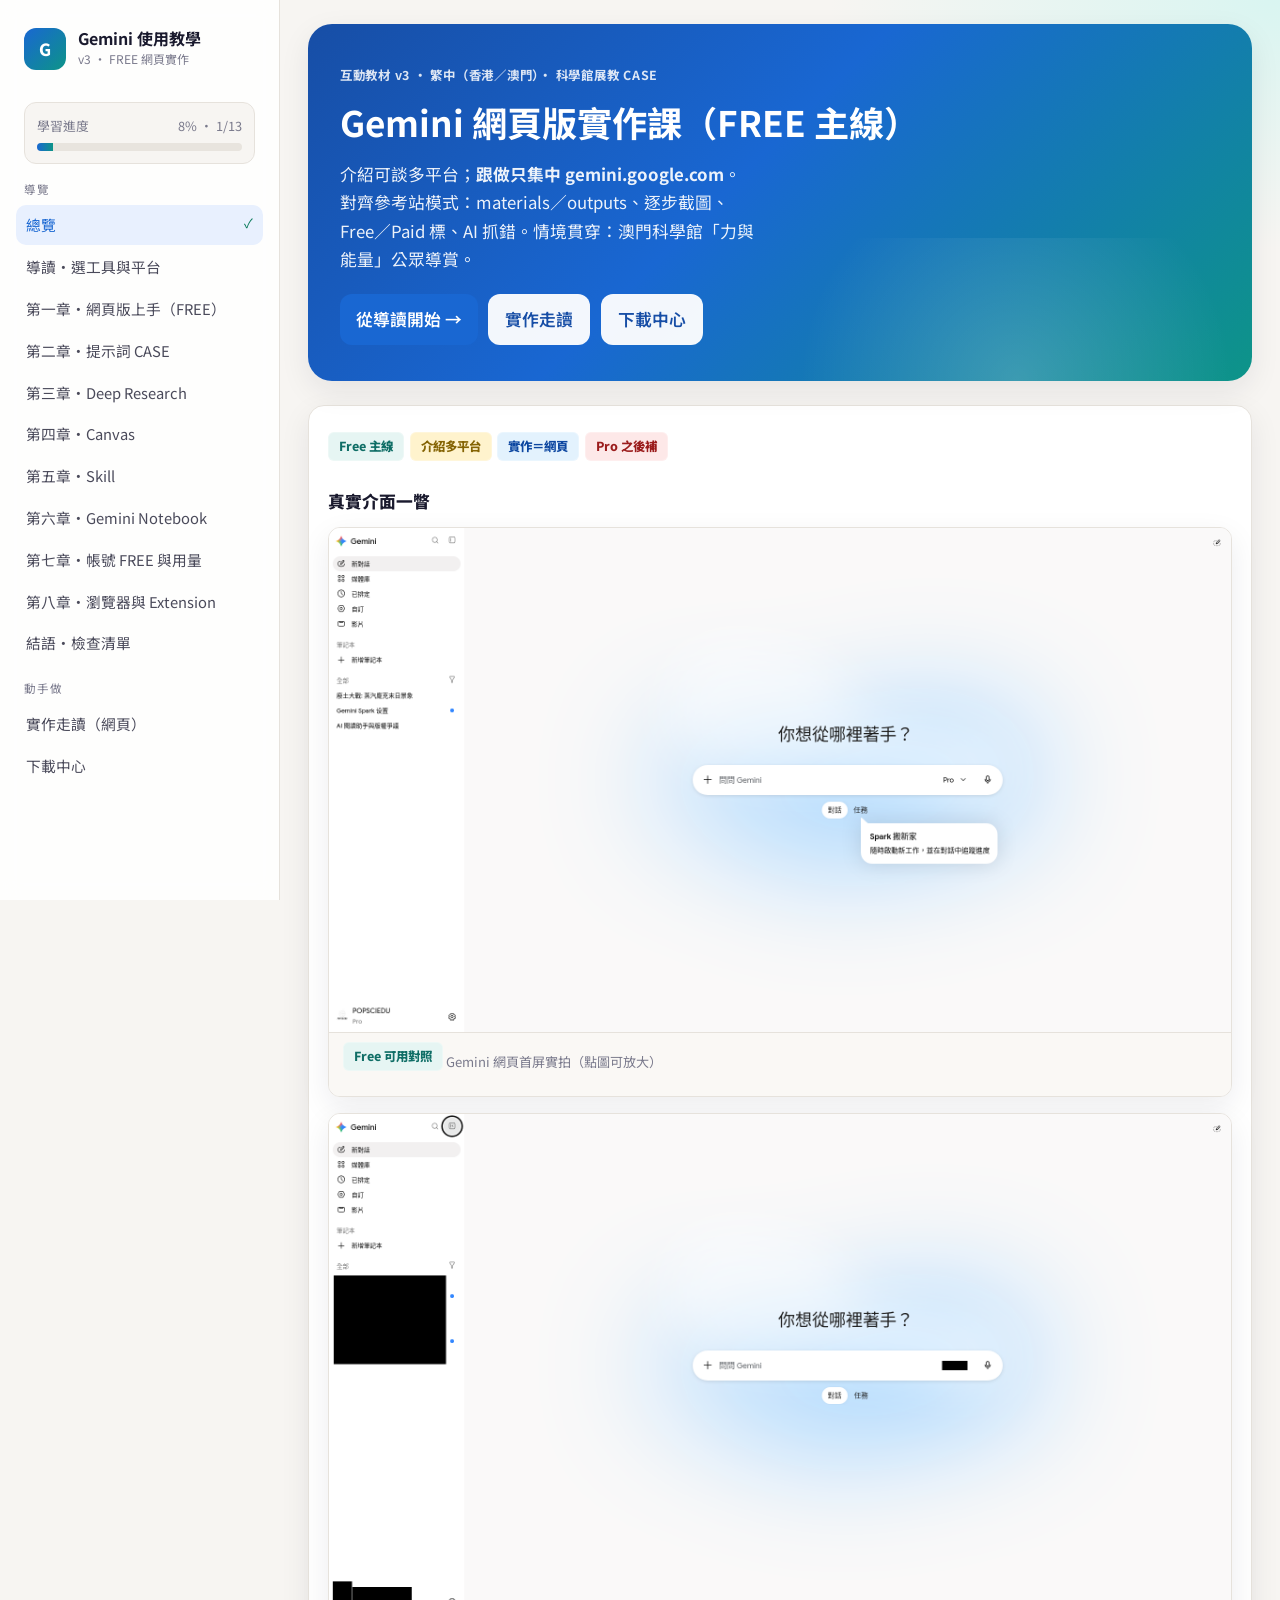
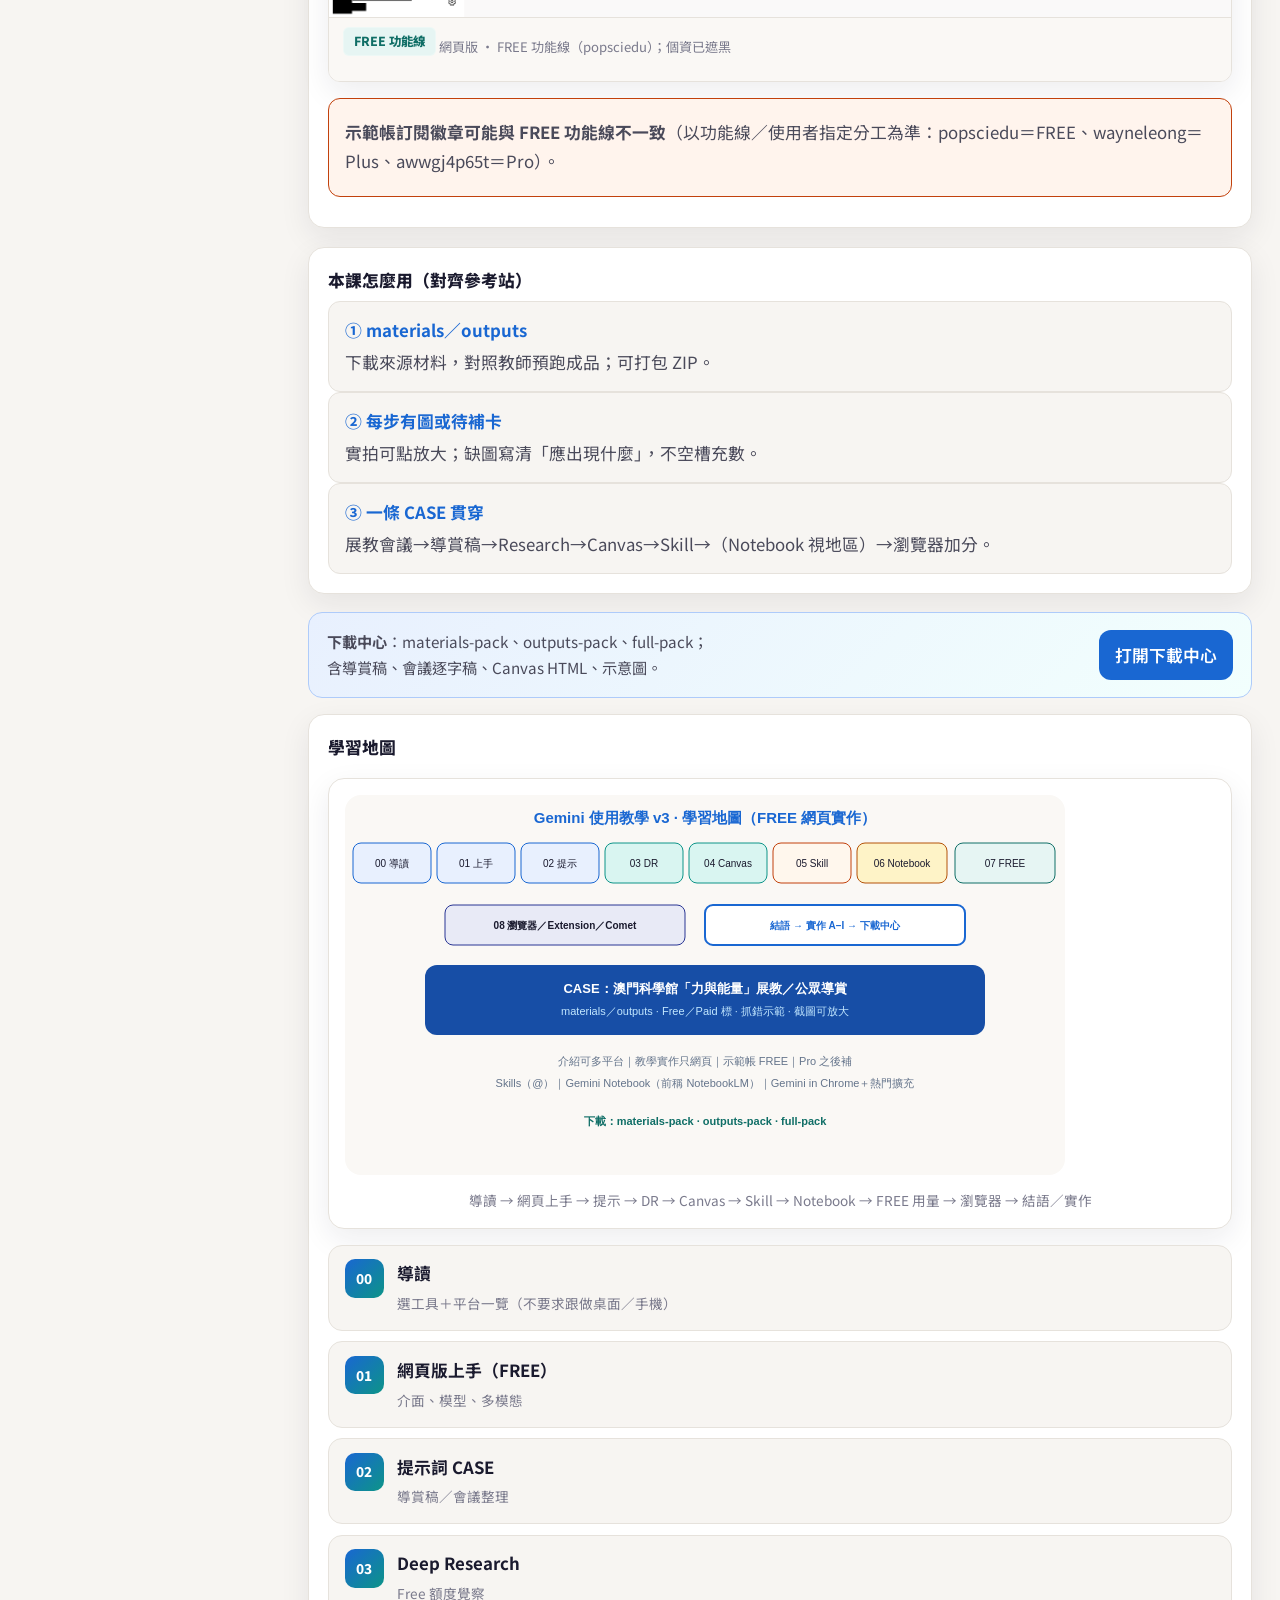
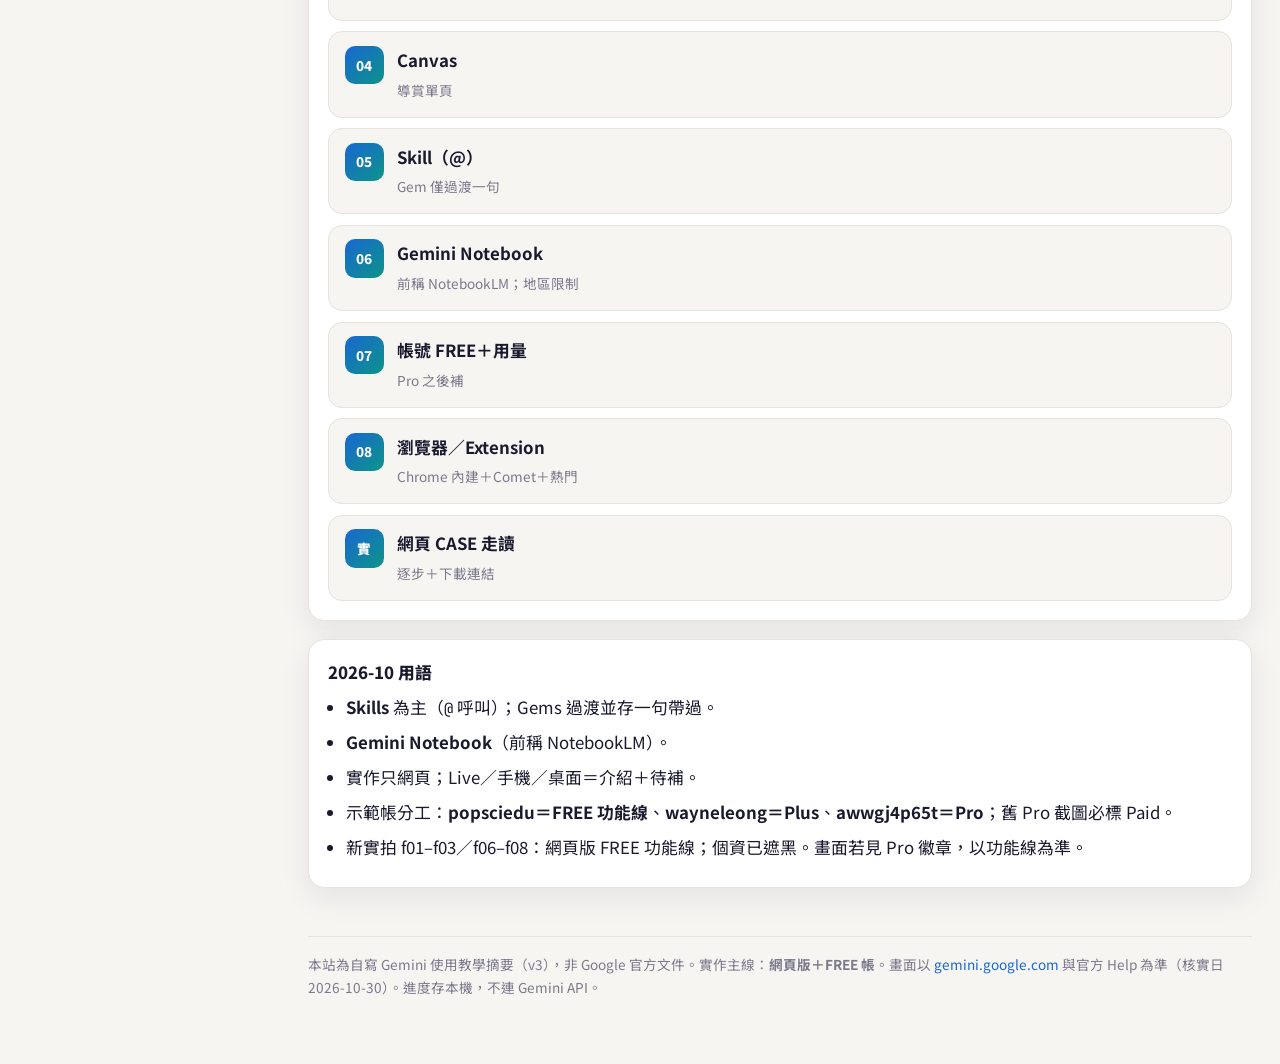
<file: index.html>
<!DOCTYPE html>
<html lang="zh-Hant-HK">
<head>
<meta charset="utf-8"/>
<meta name="viewport" content="width=device-width, initial-scale=1"/>
<title>Gemini 使用教學 v3 · 總覽</title>
<link rel="preconnect" href="https://fonts.googleapis.com"/>
<link rel="stylesheet" href="https://fonts.googleapis.com/css2?family=Noto+Sans+TC:wght@400;500;700;900&family=JetBrains+Mono:wght@400;600&display=swap"/>
<link rel="stylesheet" href="css/styles.css"/>
</head>
<body data-page="index">
<div class="overlay"></div>
<div class="topbar">
  <button class="menu-btn" data-menu type="button">☰ 目錄</button>
  <strong>Gemini 使用教學 <span class="version-pill">v3</span></strong>
</div>
<div class="layout">
<aside class="sidebar">
  <div class="brand">
    <div class="brand-mark">G</div>
    <div>
      <h1>Gemini 使用教學</h1>
      <p>v3 · FREE 網頁實作</p>
    </div>
  </div>
  <div class="progress-wrap">
    <div class="progress-label"><span>學習進度</span><span data-progress-text>0%</span></div>
    <div class="progress-bar"><span data-progress-fill></span></div>
  </div>
  <nav class="nav">
<div class="nav-section">導覽</div>
<a href="index.html" data-page="index">總覽</a>
<a href="chapters/preface.html" data-page="preface">導讀・選工具與平台</a>
<a href="chapters/ch01.html" data-page="ch01">第一章・網頁版上手（FREE）</a>
<a href="chapters/ch02.html" data-page="ch02">第二章・提示詞 CASE</a>
<a href="chapters/ch03.html" data-page="ch03">第三章・Deep Research</a>
<a href="chapters/ch04.html" data-page="ch04">第四章・Canvas</a>
<a href="chapters/ch05.html" data-page="ch05">第五章・Skill</a>
<a href="chapters/ch06.html" data-page="ch06">第六章・Gemini Notebook</a>
<a href="chapters/ch07.html" data-page="ch07">第七章・帳號 FREE 與用量</a>
<a href="chapters/ch08.html" data-page="ch08">第八章・瀏覽器與 Extension</a>
<a href="chapters/epilogue.html" data-page="epilogue">結語・檢查清單</a>
<div class="nav-section">動手做</div>
<a href="practice/index.html" data-page="practice">實作走讀（網頁）</a>
<a href="downloads/index.html" data-page="downloads">下載中心</a>
  </nav>
</aside>
<main class="main">
<div class="container">


<header class="hero">
  <div class="eyebrow">互動教材 v3 · 繁中（香港／澳門）· 科學館展教 CASE</div>
  <h2>Gemini 網頁版實作課（FREE 主線）</h2>
  <p>介紹可談多平台；<strong>跟做只集中 gemini.google.com</strong>。對齊參考站模式：materials／outputs、逐步截圖、Free／Paid 標、AI 抓錯。情境貫穿：澳門科學館「力與能量」公眾導賞。</p>
  <div class="hero-actions">
    <a class="btn" href="chapters/preface.html">從導讀開始 →</a>
    <a class="btn secondary" href="practice/index.html">實作走讀</a>
    <a class="btn secondary" href="downloads/index.html">下載中心</a>
  </div>
</header>

<section class="card">
  <div class="badge-row"><span class="badge free">Free 主線</span><span class="badge mixed">介紹多平台</span><span class="badge info">實作＝網頁</span><span class="badge paid">Pro 之後補</span></div>
  <h3>真實介面一瞥</h3>
  <div class="shot-slot has-shot">
<figure class="shot"><img src="assets/shots/00-gemini-landing.png" alt="Gemini 網頁首屏" loading="lazy"/><figcaption><span class="badge free">Free 可用對照</span> Gemini 網頁首屏實拍（點圖可放大）</figcaption></figure>
</div>
<div class="shot-slot has-shot"><figure class="shot"><img src="assets/shots/f01-free-home.png" alt="FREE 功能線首屏" loading="lazy"/><figcaption><span class="badge free">FREE 功能線</span> 網頁版 · FREE 功能線（popsciedu）；個資已遮黑</figcaption></figure></div>
<div class="callout warn"><p><strong>示範帳訂閱徽章可能與 FREE 功能線不一致</strong>（以功能線／使用者指定分工為準：popsciedu＝FREE、wayneleong＝Plus、awwgj4p65t＝Pro）。</p></div>
</section>

<section class="card">
  <h3>本課怎麼用（對齊參考站）</h3>
  <div class="grid-3">
    <div class="mini-card"><strong>① materials／outputs</strong><p>下載來源材料，對照教師預跑成品；可打包 ZIP。</p></div>
    <div class="mini-card"><strong>② 每步有圖或待補卡</strong><p>實拍可點放大；缺圖寫清「應出現什麼」，不空槽充數。</p></div>
    <div class="mini-card"><strong>③ 一條 CASE 貫穿</strong><p>展教會議→導賞稿→Research→Canvas→Skill→（Notebook 視地區）→瀏覽器加分。</p></div>
  </div>
</section>

<div class="download-banner">
  <p><strong>下載中心</strong>：materials-pack、outputs-pack、full-pack；含導賞稿、會議逐字稿、Canvas HTML、示意圖。</p>
  <a class="btn" href="downloads/index.html">打開下載中心</a>
</div>

<section class="card">
  <h3>學習地圖</h3>
  <figure class="figure">
    <img src="assets/svg/learning-map.svg" alt="學習地圖" style="width:100%;max-width:720px"/>
    <figcaption>導讀 → 網頁上手 → 提示 → DR → Canvas → Skill → Notebook → FREE 用量 → 瀏覽器 → 結語／實作</figcaption>
  </figure>
  <div class="path">
    <a class="path-item" href="chapters/preface.html"><span class="num">00</span><div><strong>導讀</strong><span>選工具＋平台一覽（不要求跟做桌面／手機）</span></div></a>
    <a class="path-item" href="chapters/ch01.html"><span class="num">01</span><div><strong>網頁版上手（FREE）</strong><span>介面、模型、多模態</span></div></a>
    <a class="path-item" href="chapters/ch02.html"><span class="num">02</span><div><strong>提示詞 CASE</strong><span>導賞稿／會議整理</span></div></a>
    <a class="path-item" href="chapters/ch03.html"><span class="num">03</span><div><strong>Deep Research</strong><span>Free 額度覺察</span></div></a>
    <a class="path-item" href="chapters/ch04.html"><span class="num">04</span><div><strong>Canvas</strong><span>導賞單頁</span></div></a>
    <a class="path-item" href="chapters/ch05.html"><span class="num">05</span><div><strong>Skill（@）</strong><span>Gem 僅過渡一句</span></div></a>
    <a class="path-item" href="chapters/ch06.html"><span class="num">06</span><div><strong>Gemini Notebook</strong><span>前稱 NotebookLM；地區限制</span></div></a>
    <a class="path-item" href="chapters/ch07.html"><span class="num">07</span><div><strong>帳號 FREE＋用量</strong><span>Pro 之後補</span></div></a>
    <a class="path-item" href="chapters/ch08.html"><span class="num">08</span><div><strong>瀏覽器／Extension</strong><span>Chrome 內建＋Comet＋熱門</span></div></a>
    <a class="path-item" href="practice/index.html"><span class="num">實</span><div><strong>網頁 CASE 走讀</strong><span>逐步＋下載連結</span></div></a>
  </div>
</section>

<section class="card">
  <h3>2026-10 用語</h3>
  <ul class="clean">
    <li><strong>Skills</strong> 為主（<code>@</code> 呼叫）；Gems 過渡並存一句帶過。</li>
    <li><strong>Gemini Notebook</strong>（前稱 NotebookLM）。</li>
    <li>實作只網頁；Live／手機／桌面＝介紹＋待補。</li>
    <li>示範帳分工：<strong>popsciedu＝FREE 功能線</strong>、<strong>wayneleong＝Plus</strong>、<strong>awwgj4p65t＝Pro</strong>；舊 Pro 截圖必標 Paid。</li>
    <li>新實拍 f01–f03／f06–f08：網頁版 FREE 功能線；個資已遮黑。畫面若見 Pro 徽章，以功能線為準。</li>
  </ul>
</section>

<div class="footer-note">本站為自寫 Gemini 使用教學摘要（v3），非 Google 官方文件。實作主線：<strong>網頁版＋FREE 帳</strong>。畫面以 <a href="https://gemini.google.com" target="_blank" rel="noopener">gemini.google.com</a> 與官方 Help 為準（核實日 2026-10-30）。進度存本機，不連 Gemini API。</div>
</div>
</main>
</div>
<script src="js/app.js"></script>
<script src="js/quiz.js"></script>
</body>
</html>
</file>
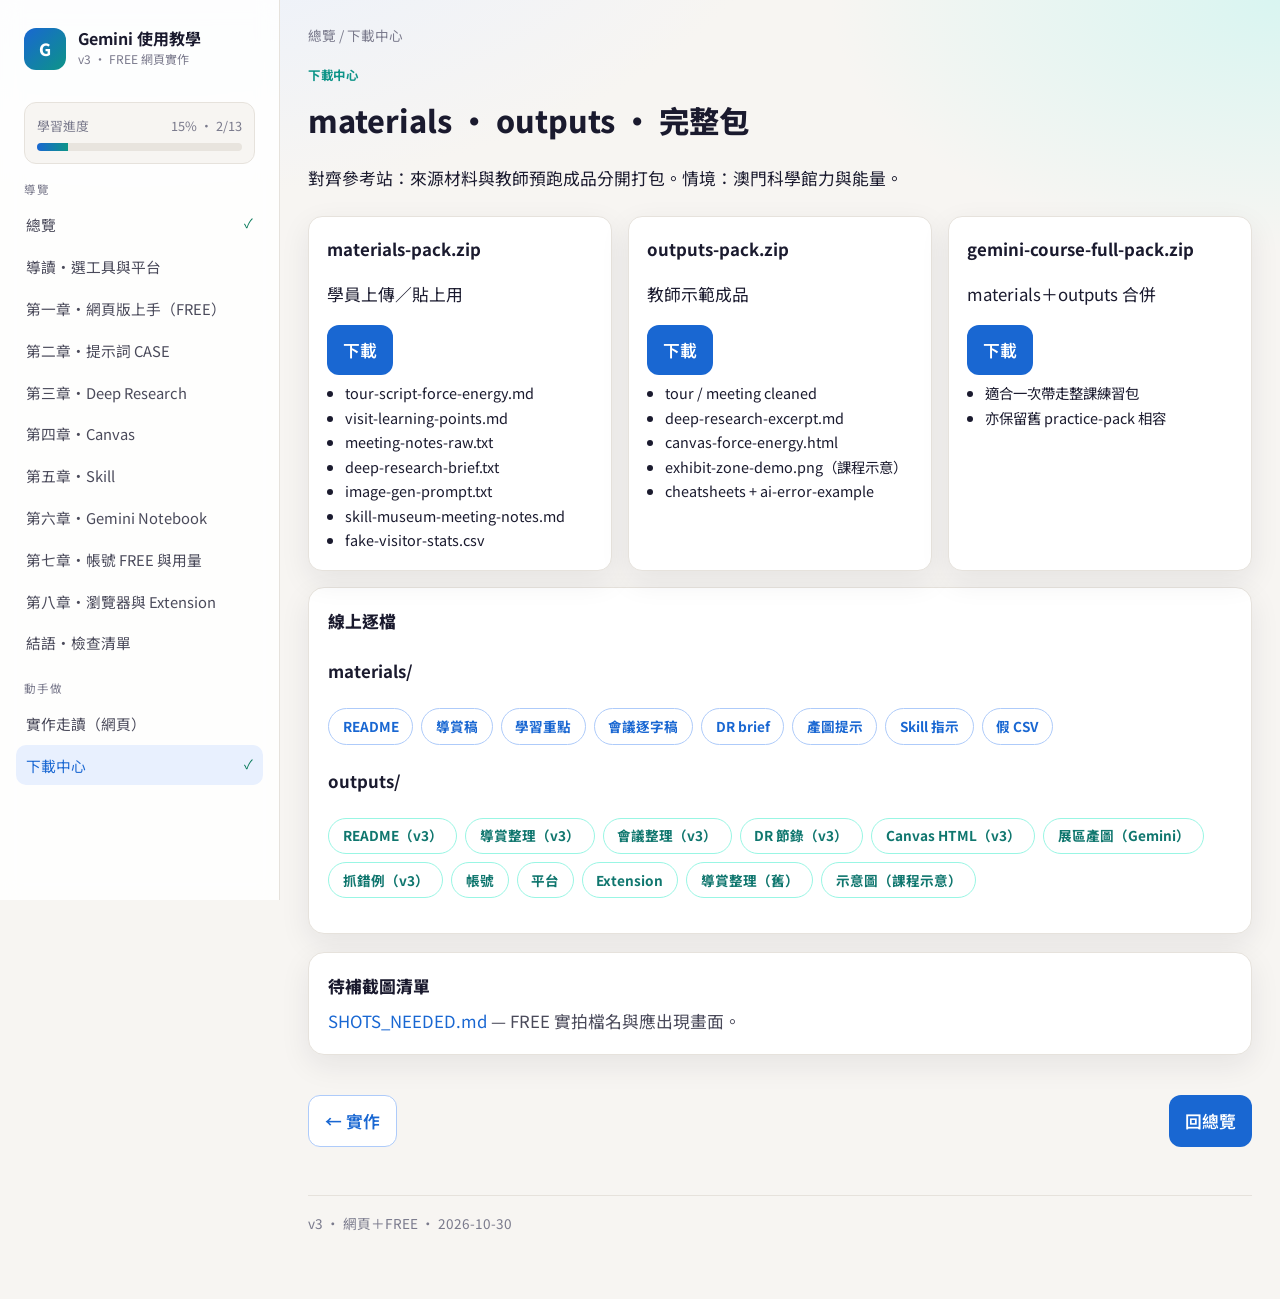
<file: downloads/index.html>
<!DOCTYPE html>
<html lang="zh-Hant-HK">
<head>
<meta charset="utf-8"/>
<meta name="viewport" content="width=device-width, initial-scale=1"/>
<title>下載中心 · Gemini v3</title>
<link rel="preconnect" href="https://fonts.googleapis.com"/>
<link rel="stylesheet" href="https://fonts.googleapis.com/css2?family=Noto+Sans+TC:wght@400;500;700;900&family=JetBrains+Mono:wght@400;600&display=swap"/>
<link rel="stylesheet" href="../css/styles.css"/>
</head>
<body data-page="downloads">
<div class="overlay"></div>
<div class="topbar">
  <button class="menu-btn" data-menu type="button">☰ 目錄</button>
  <strong>Gemini 使用教學 <span class="version-pill">v3</span></strong>
</div>
<div class="layout">
<aside class="sidebar">
  <div class="brand"><div class="brand-mark">G</div><div><h1>Gemini 使用教學</h1><p>v3 · FREE 網頁實作</p></div></div>
  <div class="progress-wrap">
    <div class="progress-label"><span>學習進度</span><span data-progress-text>0%</span></div>
    <div class="progress-bar"><span data-progress-fill></span></div>
  </div>
  <nav class="nav"><div class="nav-section">導覽</div>
<a href="../index.html" data-page="index">總覽</a>
<a href="../chapters/preface.html" data-page="preface">導讀・選工具與平台</a>
<a href="../chapters/ch01.html" data-page="ch01">第一章・網頁版上手（FREE）</a>
<a href="../chapters/ch02.html" data-page="ch02">第二章・提示詞 CASE</a>
<a href="../chapters/ch03.html" data-page="ch03">第三章・Deep Research</a>
<a href="../chapters/ch04.html" data-page="ch04">第四章・Canvas</a>
<a href="../chapters/ch05.html" data-page="ch05">第五章・Skill</a>
<a href="../chapters/ch06.html" data-page="ch06">第六章・Gemini Notebook</a>
<a href="../chapters/ch07.html" data-page="ch07">第七章・帳號 FREE 與用量</a>
<a href="../chapters/ch08.html" data-page="ch08">第八章・瀏覽器與 Extension</a>
<a href="../chapters/epilogue.html" data-page="epilogue">結語・檢查清單</a>
<div class="nav-section">動手做</div>
<a href="../practice/index.html" data-page="practice">實作走讀（網頁）</a>
<a href="../downloads/index.html" data-page="downloads">下載中心</a></nav>
</aside>
<main class="main"><div class="container">

<nav class="breadcrumb"><a href="../index.html">總覽</a> / 下載中心</nav>
<header class="page-head">
  <div class="eyebrow">下載中心</div>
  <h2>materials · outputs · 完整包</h2>
  <p>對齊參考站：來源材料與教師預跑成品分開打包。情境：澳門科學館力與能量。</p>
</header>
<div class="dl-grid">
  <div class="dl-card">
    <h4>materials-pack.zip</h4>
    <p>學員上傳／貼上用</p>
    <a class="btn" href="../assets/downloads/materials-pack.zip">下載</a>
    <ul>
      <li>tour-script-force-energy.md</li>
      <li>visit-learning-points.md</li>
      <li>meeting-notes-raw.txt</li>
      <li>deep-research-brief.txt</li>
      <li>image-gen-prompt.txt</li>
      <li>skill-museum-meeting-notes.md</li>
      <li>fake-visitor-stats.csv</li>
    </ul>
  </div>
  <div class="dl-card">
    <h4>outputs-pack.zip</h4>
    <p>教師示範成品</p>
    <a class="btn" href="../assets/downloads/outputs-pack.zip">下載</a>
    <ul>
      <li>tour / meeting cleaned</li>
      <li>deep-research-excerpt.md</li>
      <li>canvas-force-energy.html</li>
      <li>exhibit-zone-demo.png（課程示意）</li>
      <li>cheatsheets + ai-error-example</li>
    </ul>
  </div>
  <div class="dl-card">
    <h4>gemini-course-full-pack.zip</h4>
    <p>materials＋outputs 合併</p>
    <a class="btn" href="../assets/downloads/gemini-course-full-pack.zip">下載</a>
    <ul>
      <li>適合一次帶走整課練習包</li>
      <li>亦保留舊 practice-pack 相容</li>
    </ul>
  </div>
</div>
<section class="card">
  <h3>線上逐檔</h3>
  <h4>materials/</h4>
  <div class="mat-links">
    <a href="../materials/README-materials.md">README</a>
    <a href="../materials/tour-script-force-energy.md">導賞稿</a>
    <a href="../materials/visit-learning-points.md">學習重點</a>
    <a href="../materials/meeting-notes-raw.txt">會議逐字稿</a>
    <a href="../materials/deep-research-brief.txt">DR brief</a>
    <a href="../materials/image-gen-prompt.txt">產圖提示</a>
    <a href="../materials/skill-museum-meeting-notes.md">Skill 指示</a>
    <a href="../materials/fake-visitor-stats.csv">假 CSV</a>
  </div>
  <h4>outputs/</h4>
  <div class="mat-links">
    <a class="out" href="../outputs/README.md">README（v3）</a>
    <a class="out" href="../outputs/05-導賞稿整理結果.md">導賞整理（v3）</a>
    <a class="out" href="../outputs/03-會議紀錄整理.md">會議整理（v3）</a>
    <a class="out" href="../outputs/06-DR報告摘錄.md">DR 節錄（v3）</a>
    <a class="out" href="../outputs/05-參觀重點-canvas.html">Canvas HTML（v3）</a>
    <a class="out" href="../outputs/04-展區示意-產圖.png">展區產圖（Gemini）</a>
    <a class="out" href="../outputs/08-錯誤示範對照.md">抓錯例（v3）</a>
    <a class="out" href="../outputs/account-cheatsheet.md">帳號</a>
    <a class="out" href="../outputs/platforms-cheatsheet.md">平台</a>
    <a class="out" href="../outputs/extensions-cheatsheet.md">Extension</a>
    <a class="out" href="../outputs/tour-script-cleaned.md">導賞整理（舊）</a>
    <a class="out" href="../outputs/exhibit-zone-demo.png">示意圖（課程示意）</a>
  </div>
</section>
<section class="card">
  <h3>待補截圖清單</h3>
  <p><a href="../SHOTS_NEEDED.md">SHOTS_NEEDED.md</a> — FREE 實拍檔名與應出現畫面。</p>
</section>
<div class="pager"><a class="btn secondary" href="../practice/index.html">← 實作</a><a class="btn" href="../index.html">回總覽</a></div>

<div class="footer-note">v3 · 網頁＋FREE · 2026-10-30</div>
</div></main></div>
<script src="../js/app.js"></script>
<script src="../js/quiz.js"></script>
</body></html>
</file>
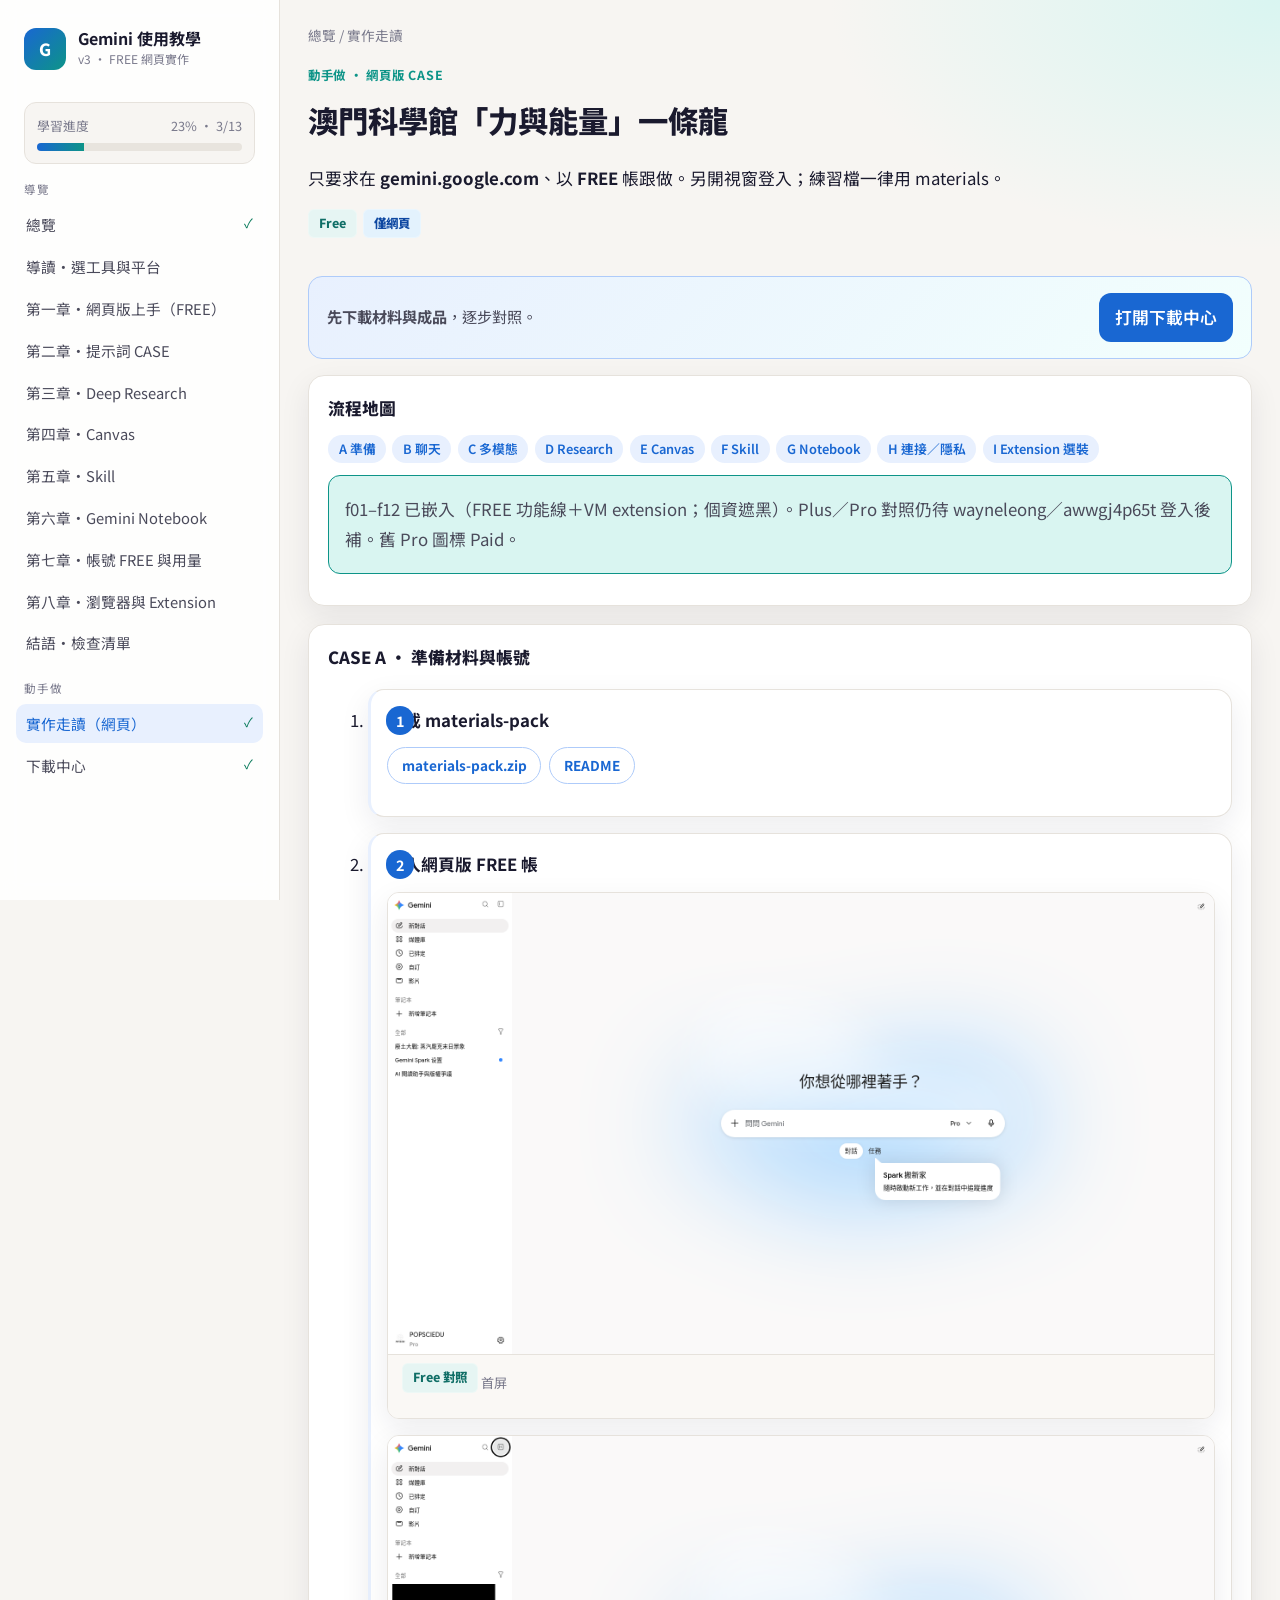
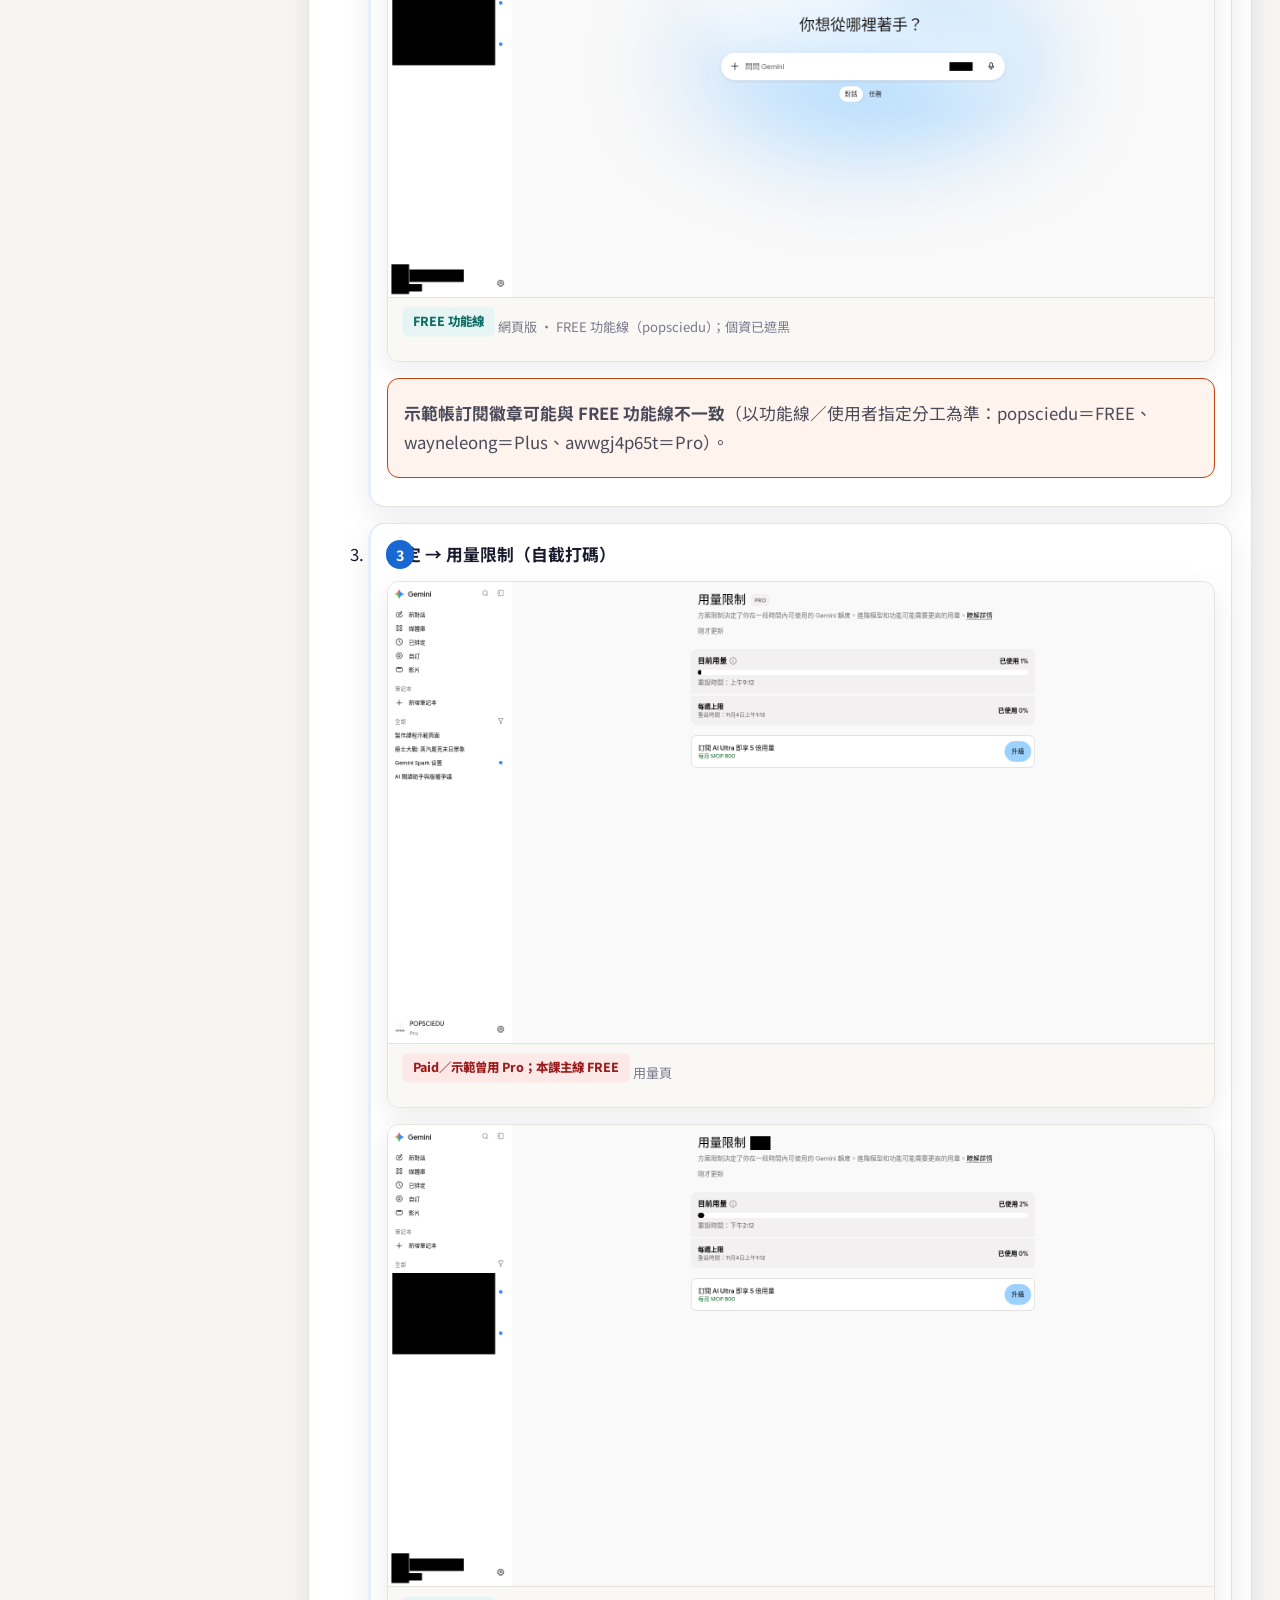
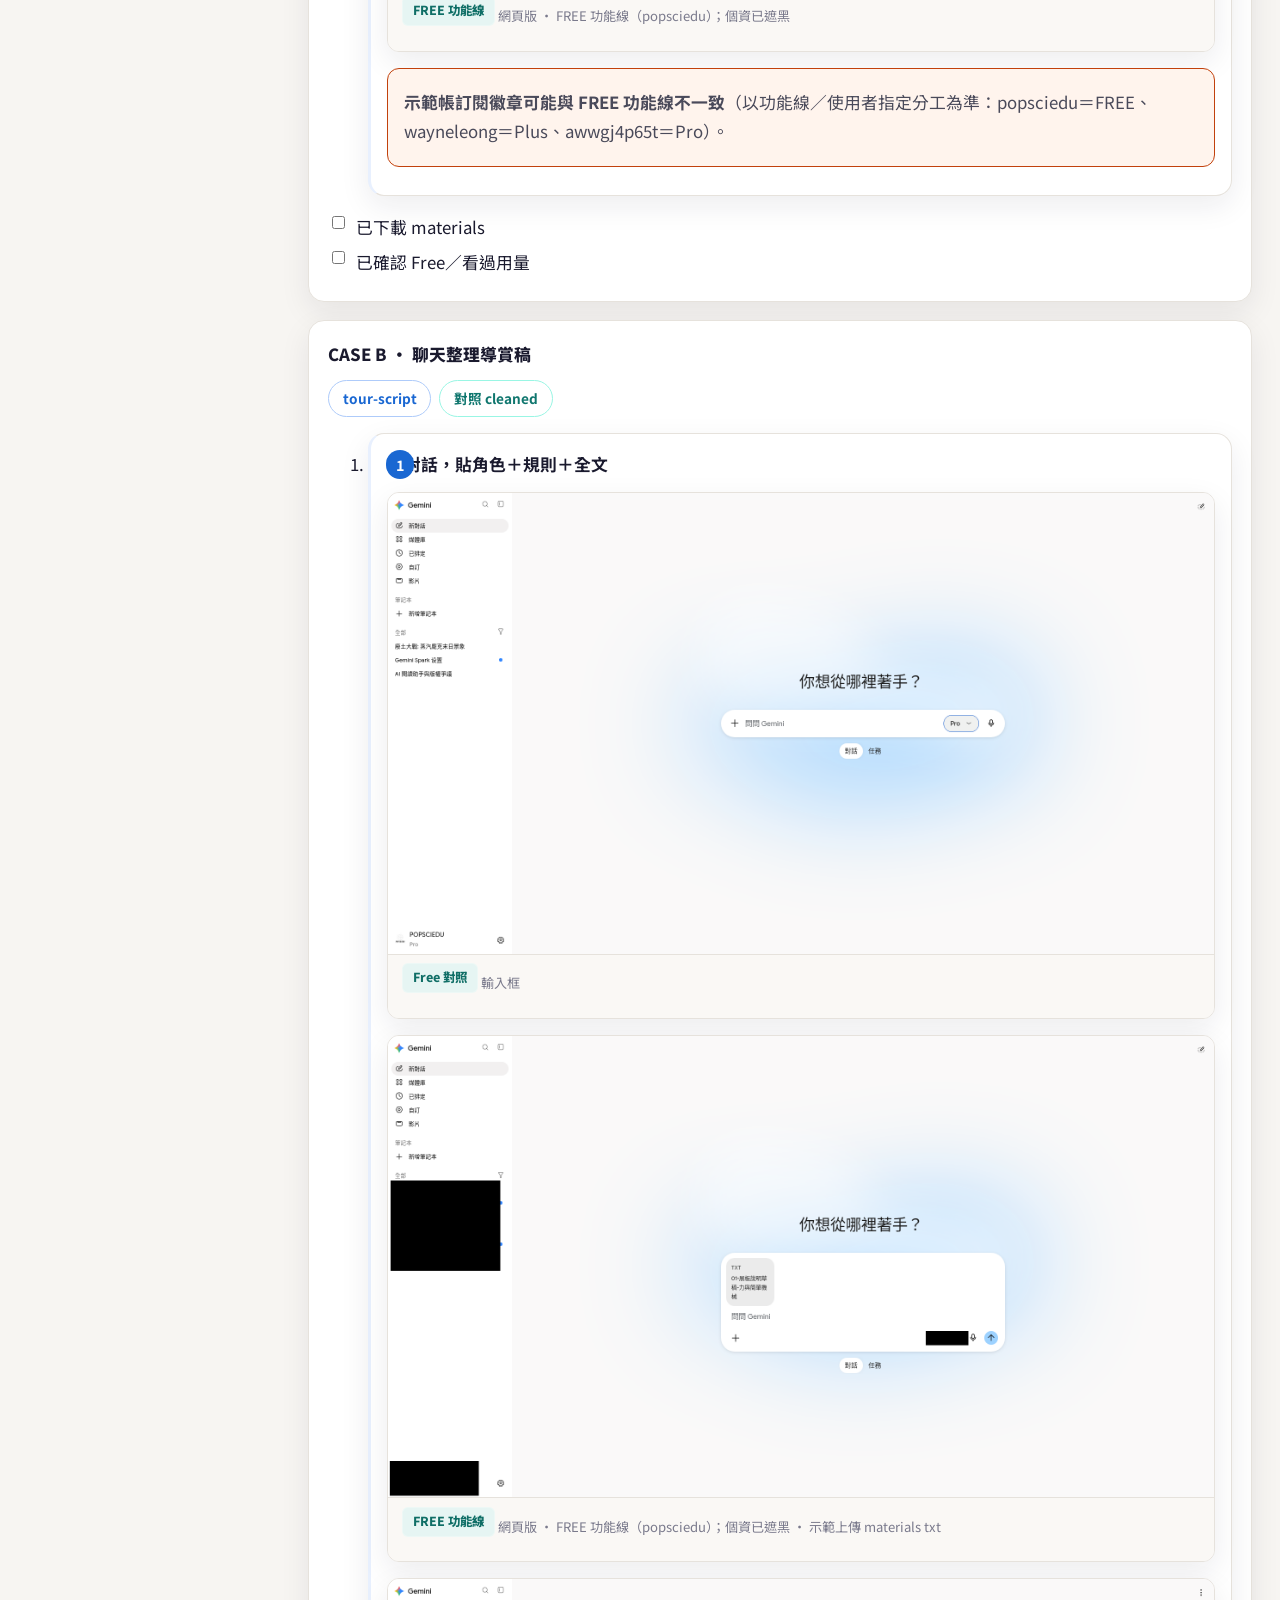
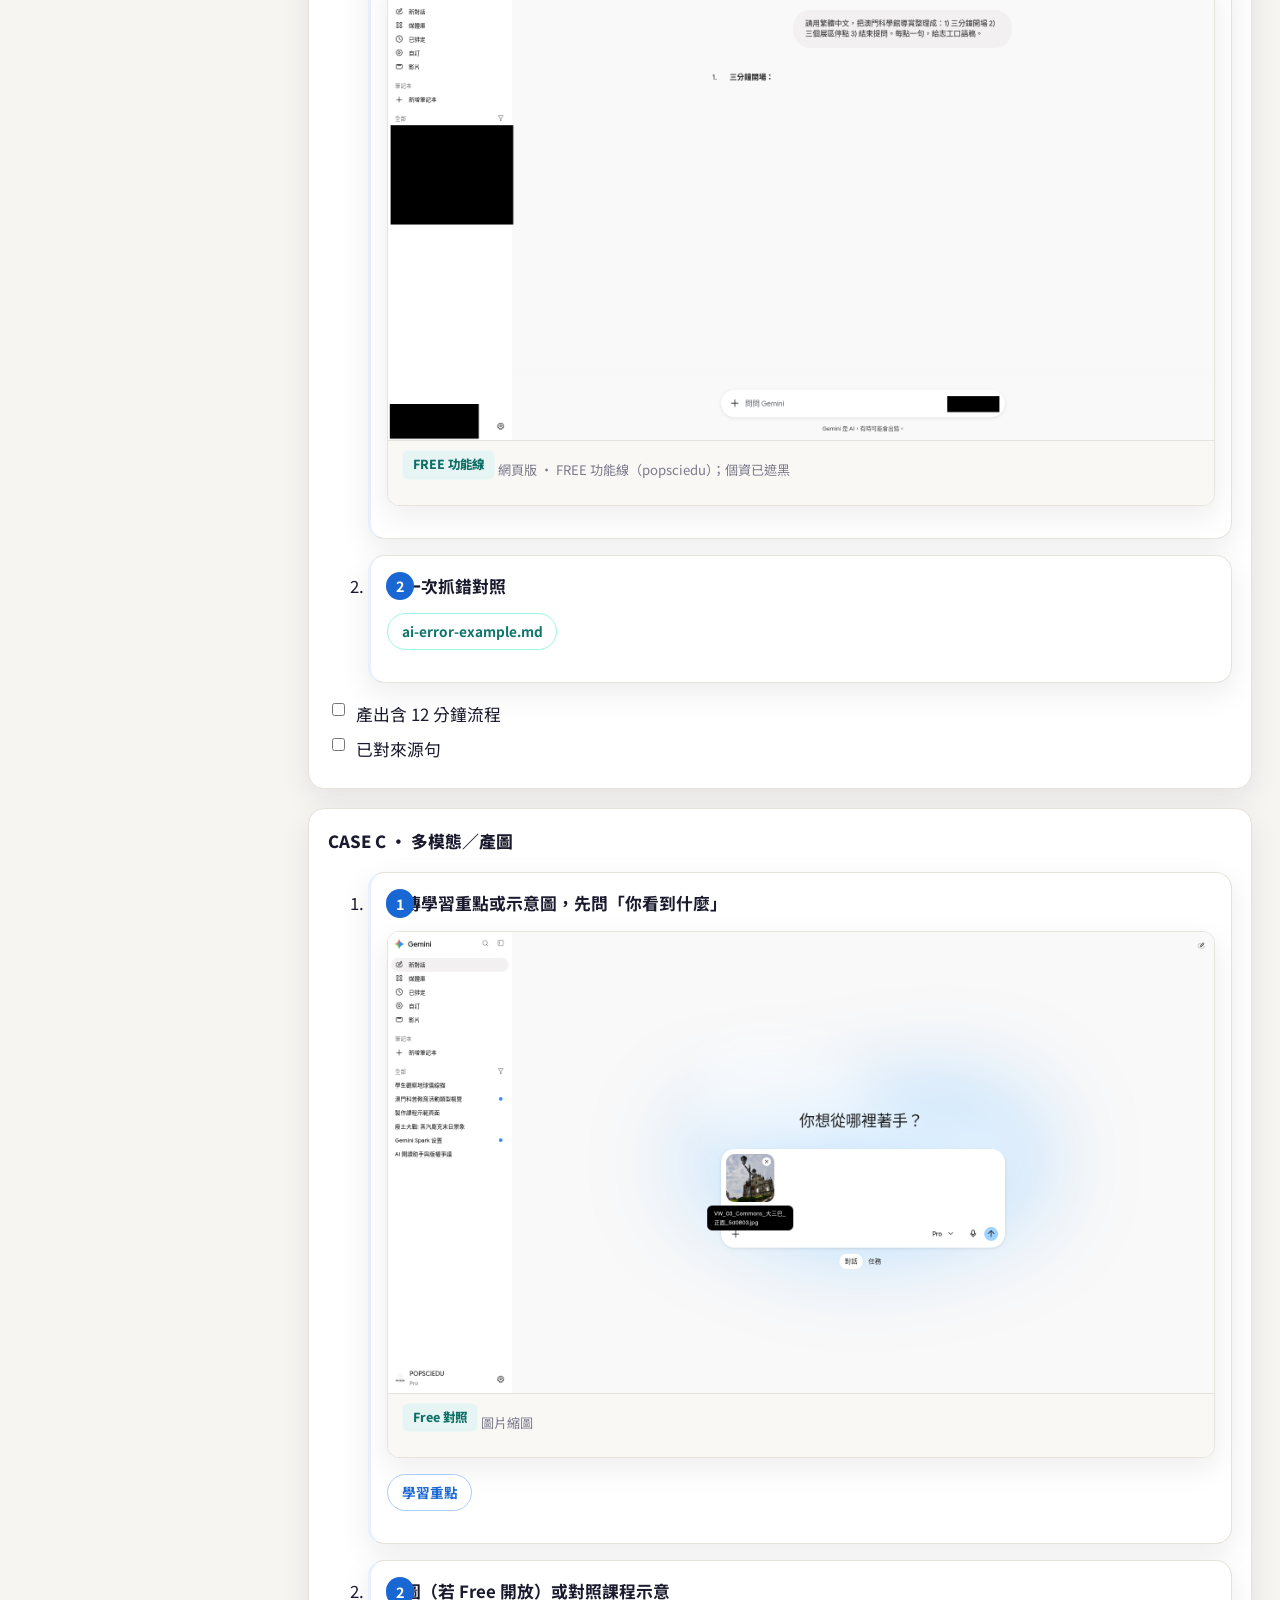
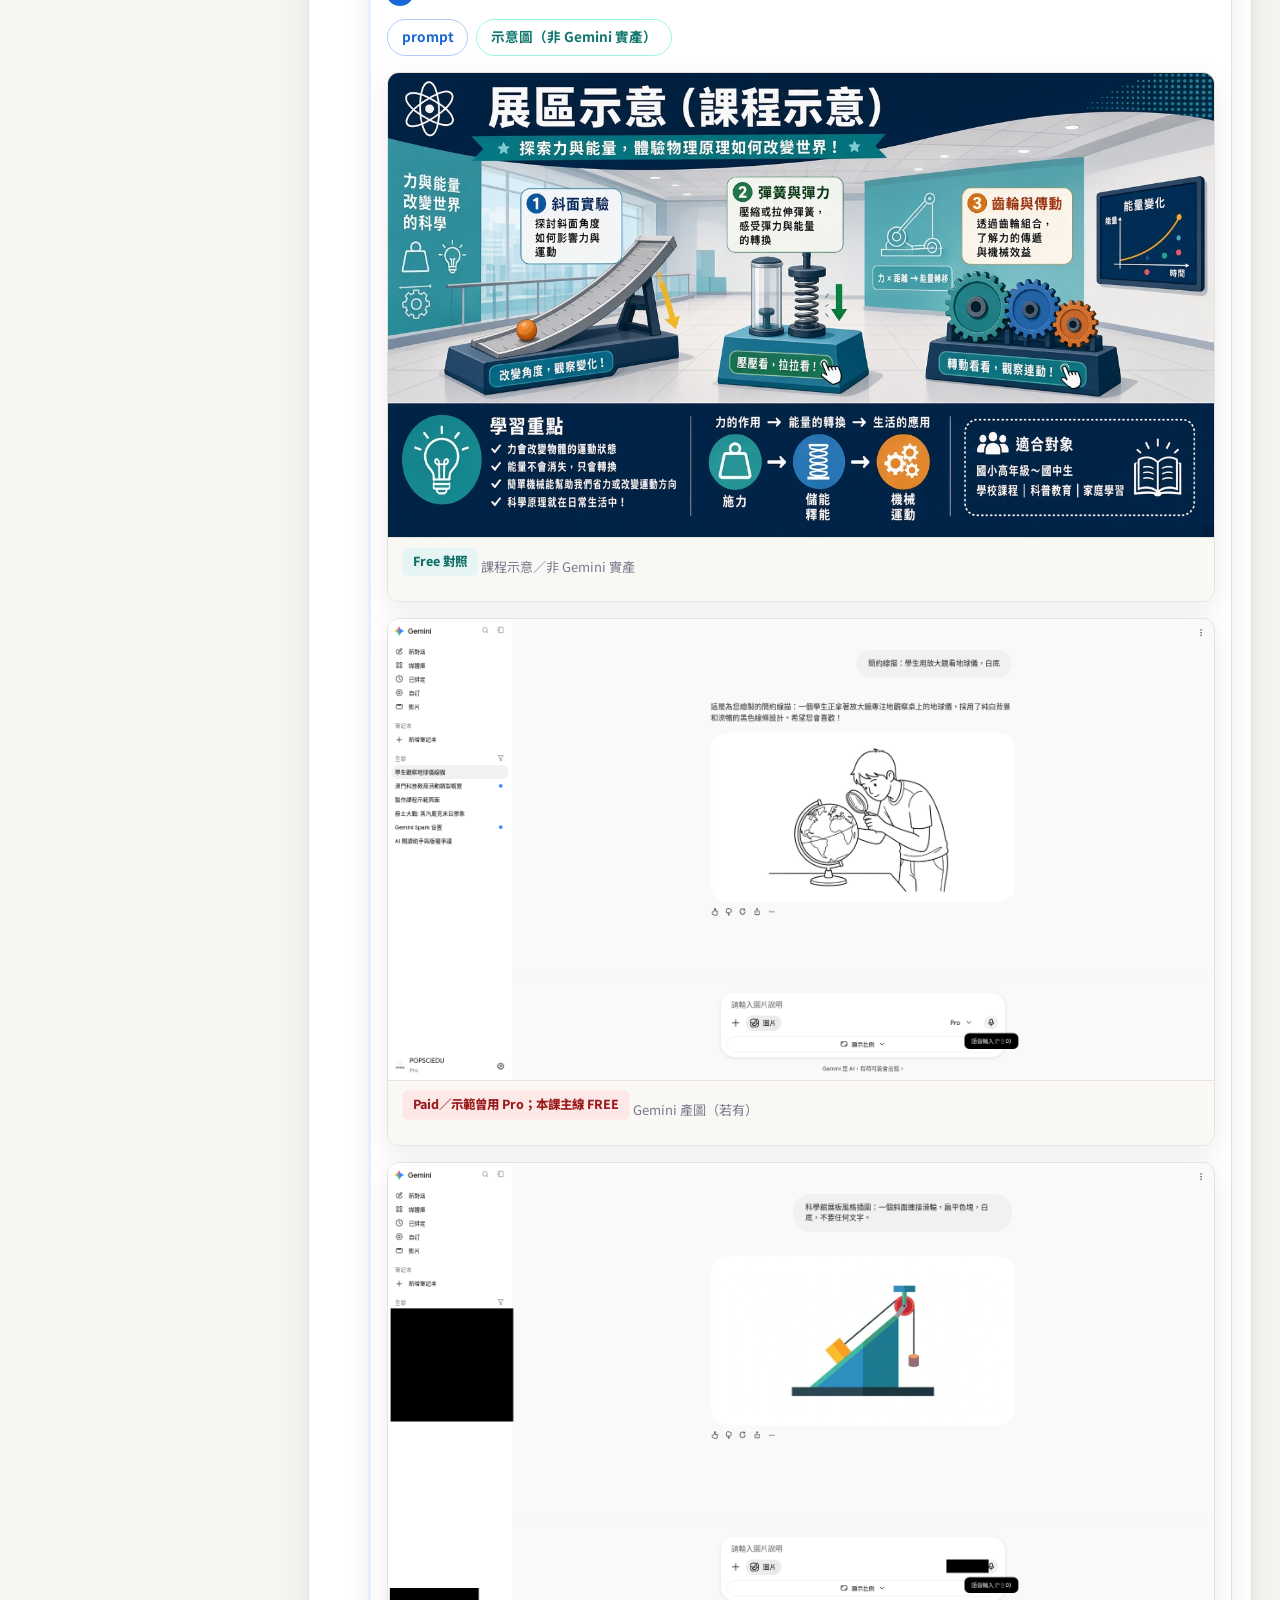
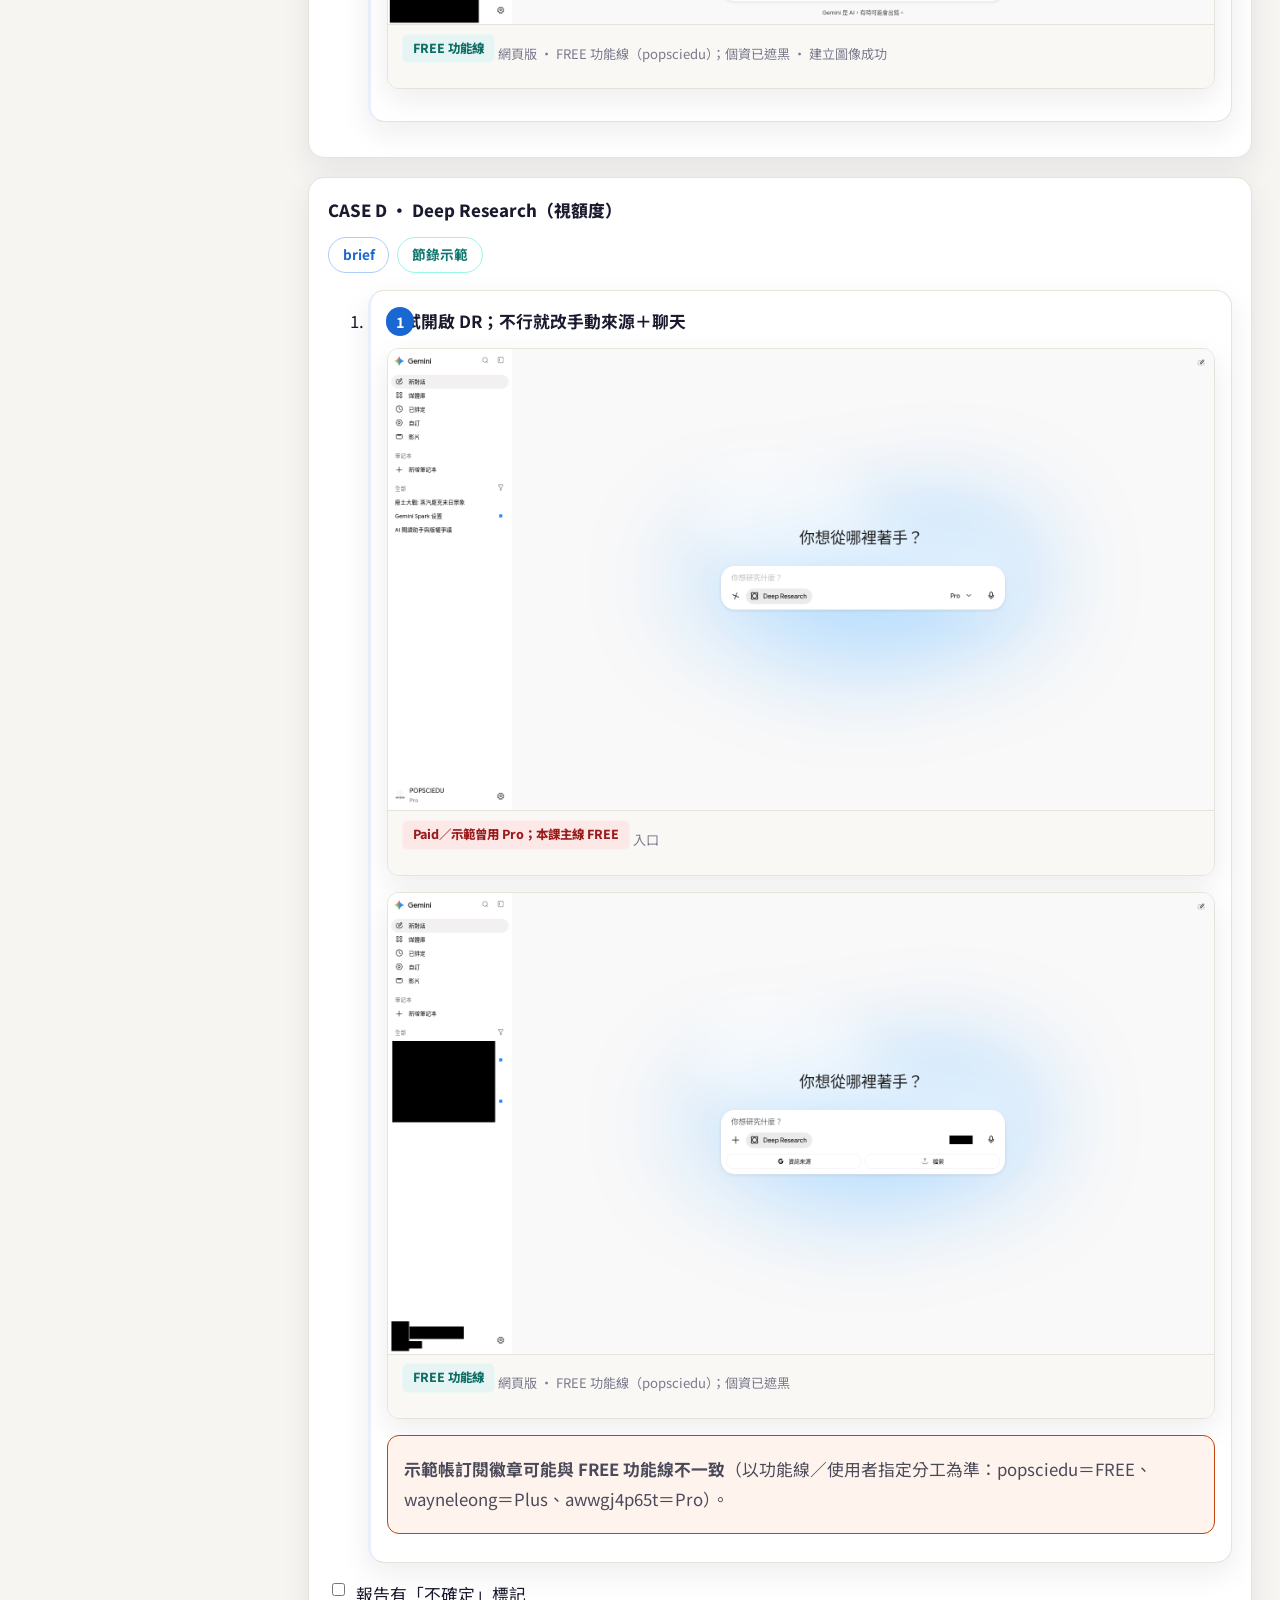
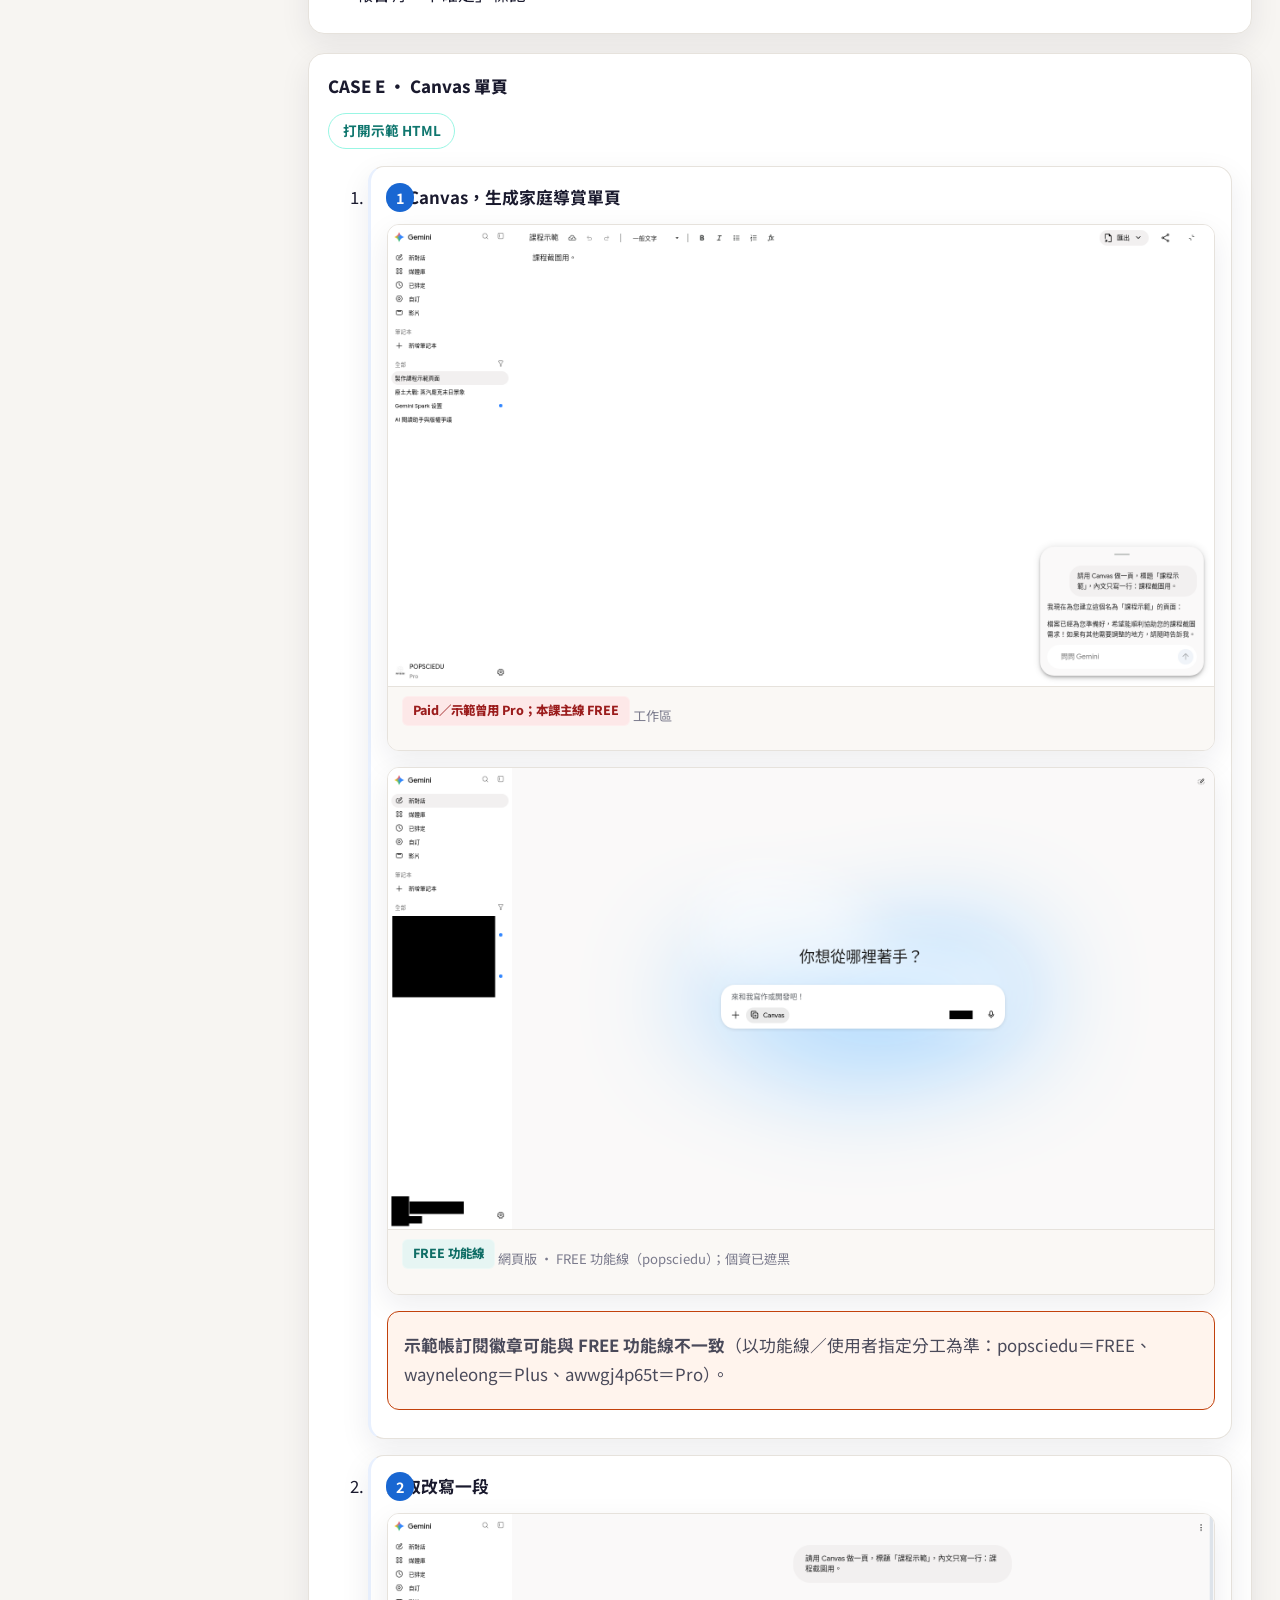
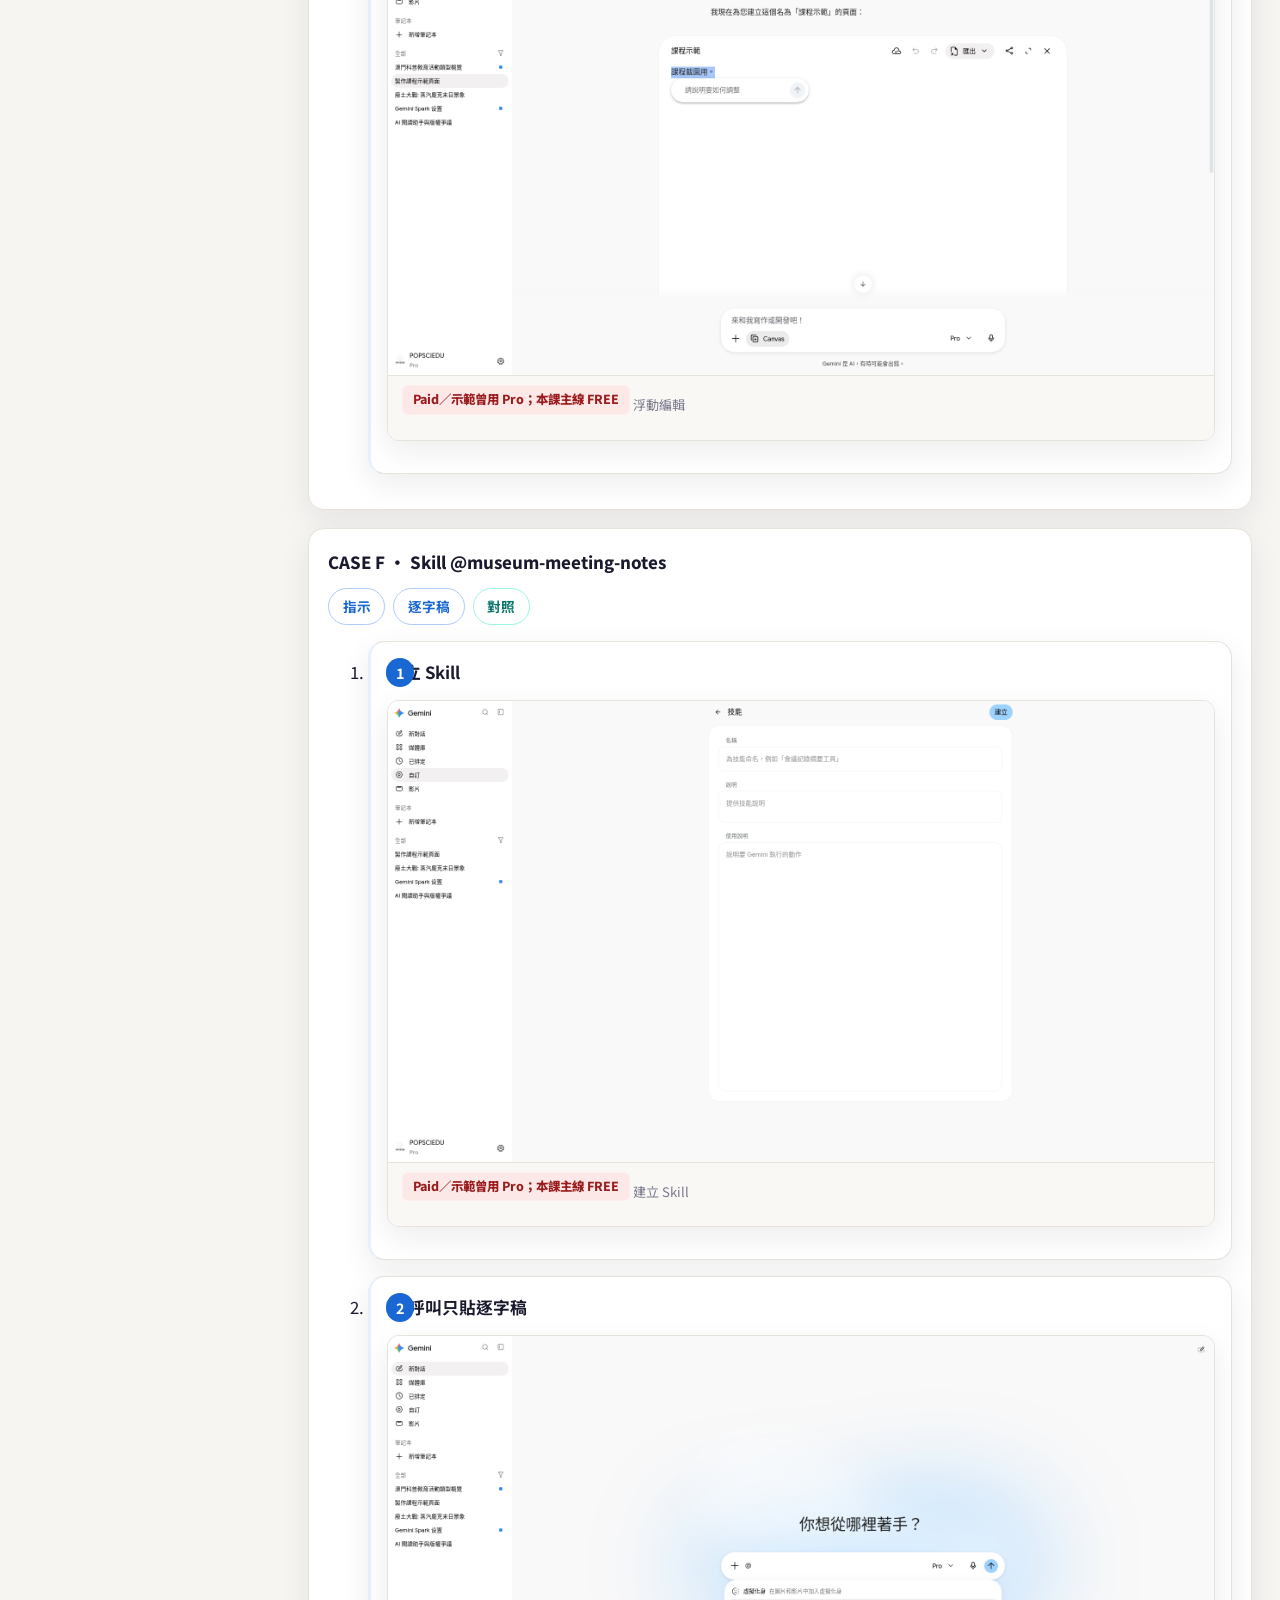
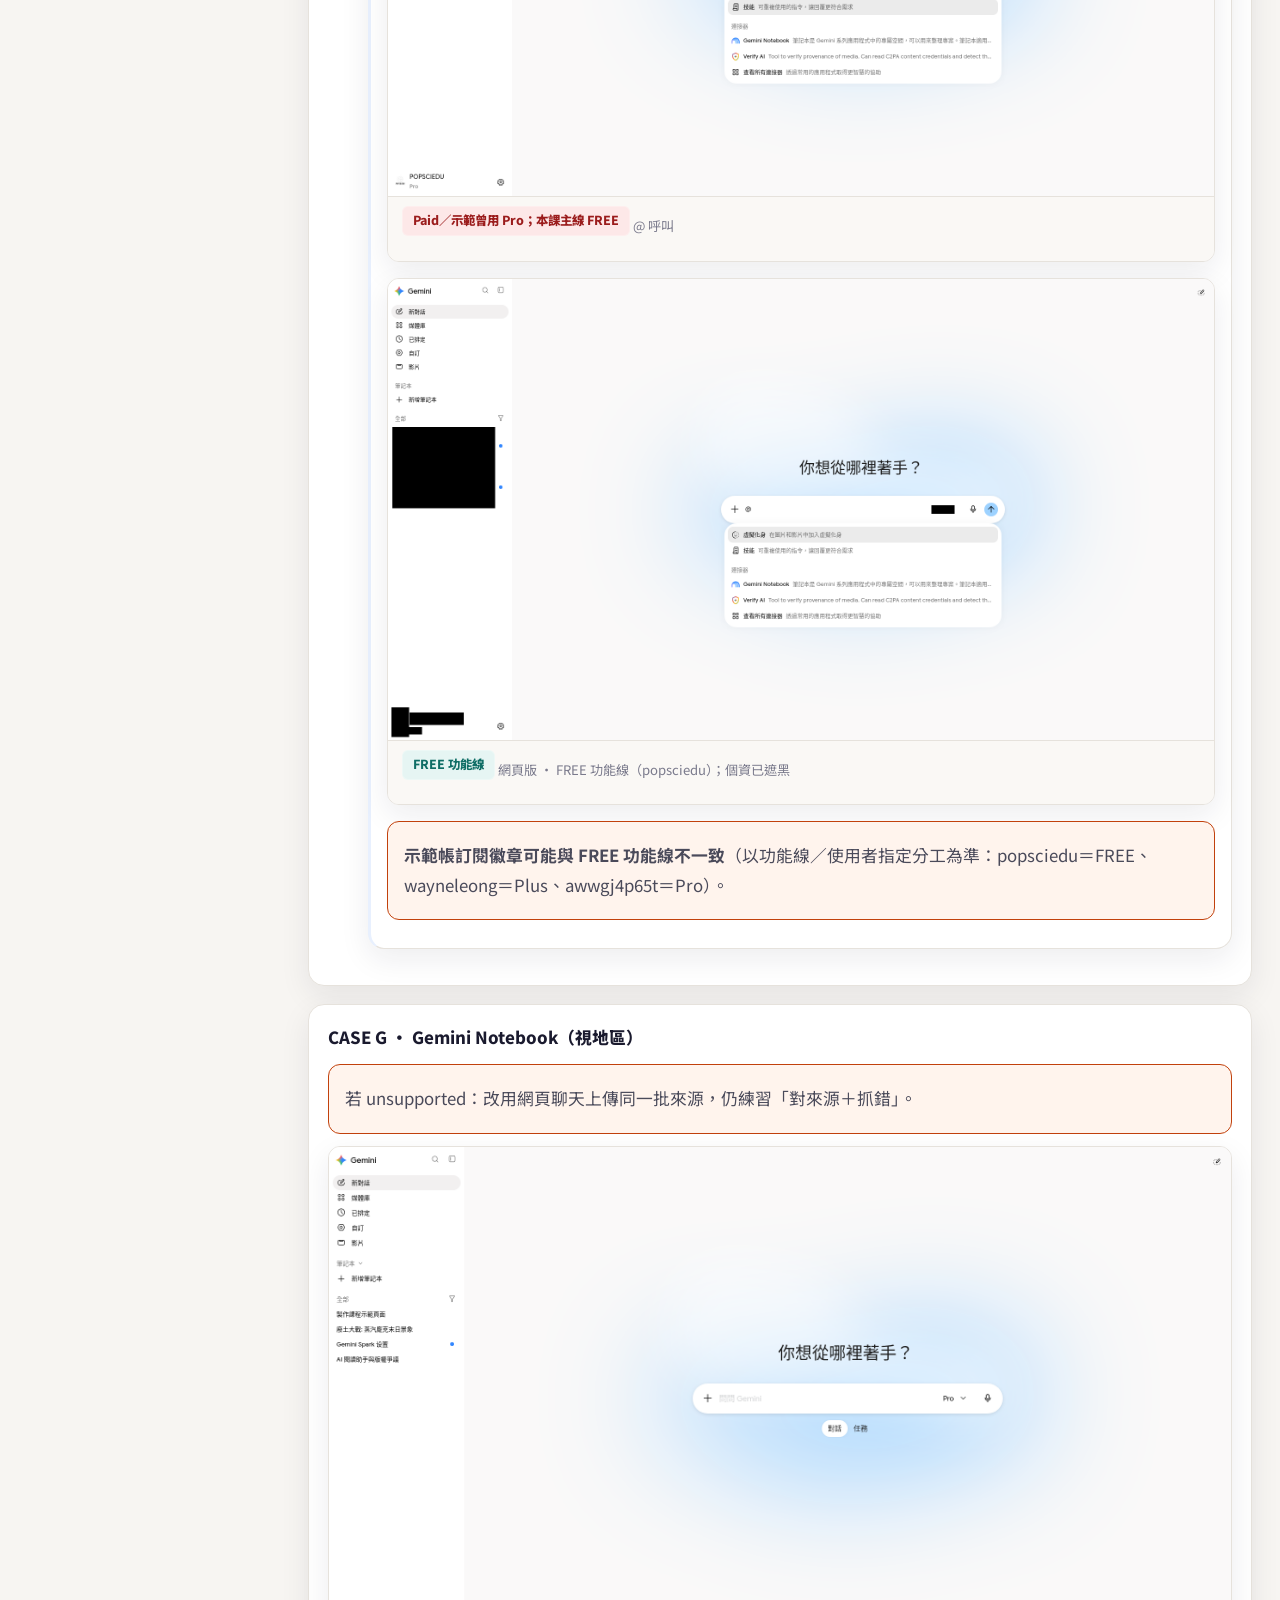
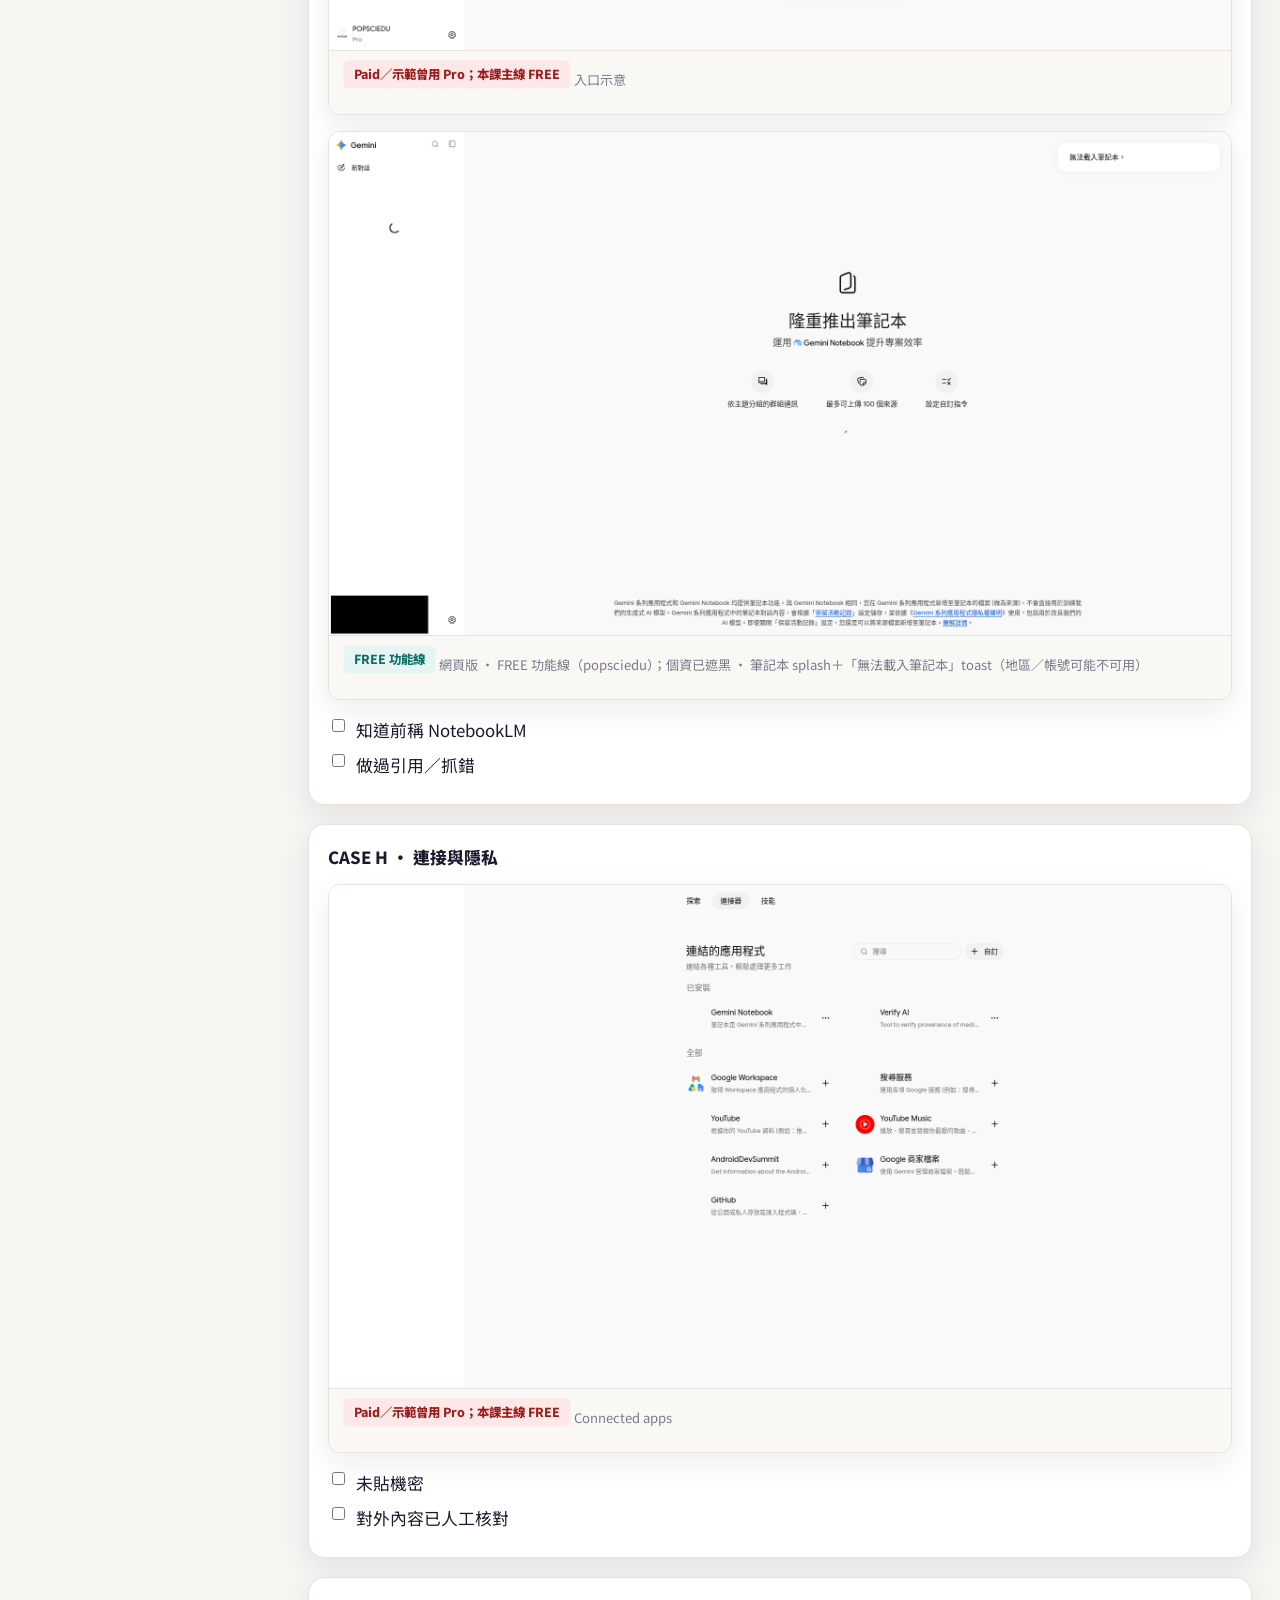
<file: practice/index.html>
<!DOCTYPE html>
<html lang="zh-Hant-HK">
<head>
<meta charset="utf-8"/>
<meta name="viewport" content="width=device-width, initial-scale=1"/>
<title>實作走讀 · Gemini v3</title>
<link rel="preconnect" href="https://fonts.googleapis.com"/>
<link rel="stylesheet" href="https://fonts.googleapis.com/css2?family=Noto+Sans+TC:wght@400;500;700;900&family=JetBrains+Mono:wght@400;600&display=swap"/>
<link rel="stylesheet" href="../css/styles.css"/>
</head>
<body data-page="practice">
<div class="overlay"></div>
<div class="topbar">
  <button class="menu-btn" data-menu type="button">☰ 目錄</button>
  <strong>Gemini 使用教學 <span class="version-pill">v3</span></strong>
</div>
<div class="layout">
<aside class="sidebar">
  <div class="brand"><div class="brand-mark">G</div><div><h1>Gemini 使用教學</h1><p>v3 · FREE 網頁實作</p></div></div>
  <div class="progress-wrap">
    <div class="progress-label"><span>學習進度</span><span data-progress-text>0%</span></div>
    <div class="progress-bar"><span data-progress-fill></span></div>
  </div>
  <nav class="nav"><div class="nav-section">導覽</div>
<a href="../index.html" data-page="index">總覽</a>
<a href="../chapters/preface.html" data-page="preface">導讀・選工具與平台</a>
<a href="../chapters/ch01.html" data-page="ch01">第一章・網頁版上手（FREE）</a>
<a href="../chapters/ch02.html" data-page="ch02">第二章・提示詞 CASE</a>
<a href="../chapters/ch03.html" data-page="ch03">第三章・Deep Research</a>
<a href="../chapters/ch04.html" data-page="ch04">第四章・Canvas</a>
<a href="../chapters/ch05.html" data-page="ch05">第五章・Skill</a>
<a href="../chapters/ch06.html" data-page="ch06">第六章・Gemini Notebook</a>
<a href="../chapters/ch07.html" data-page="ch07">第七章・帳號 FREE 與用量</a>
<a href="../chapters/ch08.html" data-page="ch08">第八章・瀏覽器與 Extension</a>
<a href="../chapters/epilogue.html" data-page="epilogue">結語・檢查清單</a>
<div class="nav-section">動手做</div>
<a href="../practice/index.html" data-page="practice">實作走讀（網頁）</a>
<a href="../downloads/index.html" data-page="downloads">下載中心</a></nav>
</aside>
<main class="main"><div class="container">

<nav class="breadcrumb"><a href="../index.html">總覽</a> / 實作走讀</nav>
<header class="page-head">
  <div class="eyebrow">動手做 · 網頁版 CASE</div>
  <h2>澳門科學館「力與能量」一條龍</h2>
  <p>只要求在 <strong>gemini.google.com</strong>、以 <strong>FREE</strong> 帳跟做。另開視窗登入；練習檔一律用 materials。</p>
  <div class="badge-row"><span class="badge free">Free</span><span class="badge info">僅網頁</span></div>
</header>
<div class="download-banner">
  <p><strong>先下載材料與成品</strong>，逐步對照。</p>
  <a class="btn" href="../downloads/index.html">打開下載中心</a>
</div>
<section class="card" id="map">
  <h3>流程地圖</h3>
  <div class="chip-row">
    <a class="chip" href="#case-a">A 準備</a>
    <a class="chip" href="#case-b">B 聊天</a>
    <a class="chip" href="#case-c">C 多模態</a>
    <a class="chip" href="#case-d">D Research</a>
    <a class="chip" href="#case-e">E Canvas</a>
    <a class="chip" href="#case-f">F Skill</a>
    <a class="chip" href="#case-g">G Notebook</a>
    <a class="chip" href="#case-h">H 連接／隱私</a>
    <a class="chip" href="#case-i">I Extension 選裝</a>
  </div>
  <div class="callout tip"><p>f01–f12 已嵌入（FREE 功能線＋VM extension；個資遮黑）。Plus／Pro 對照仍待 wayneleong／awwgj4p65t 登入後補。舊 Pro 圖標 Paid。</p></div>
</section>

<section class="card" id="case-a">
  <h3>CASE A · 準備材料與帳號</h3>
  <ol class="steps">
    <li class="step"><h4>下載 materials-pack</h4>
      <div class="mat-links"><a href="../assets/downloads/materials-pack.zip">materials-pack.zip</a><a href="../materials/README-materials.md">README</a></div>
    </li>
    <li class="step"><h4>登入網頁版 FREE 帳</h4>
      <div class="shot-slot has-shot"><figure class="shot"><img src="../assets/shots/01-web-open-gemini.png" alt="開站" loading="lazy"/><figcaption><span class="badge free">Free 對照</span> 首屏</figcaption></figure></div>
<div class="shot-slot has-shot"><figure class="shot"><img src="../assets/shots/f01-free-home.png" alt="FREE 功能線首屏" loading="lazy"/><figcaption><span class="badge free">FREE 功能線</span> 網頁版 · FREE 功能線（popsciedu）；個資已遮黑</figcaption></figure></div>
<div class="callout warn"><p><strong>示範帳訂閱徽章可能與 FREE 功能線不一致</strong>（以功能線／使用者指定分工為準：popsciedu＝FREE、wayneleong＝Plus、awwgj4p65t＝Pro）。</p></div>
    </li>
    <li class="step"><h4>設定 → 用量限制（自截打碼）</h4>
      <div class="shot-slot has-shot"><figure class="shot"><img src="../assets/shots/43-web-usage-limits.png" alt="用量" loading="lazy"/><figcaption><span class="badge paid">Paid／示範曾用 Pro；本課主線 FREE</span> 用量頁</figcaption></figure></div>
<div class="shot-slot has-shot"><figure class="shot"><img src="../assets/shots/f02-free-usage.png" alt="用量限制" loading="lazy"/><figcaption><span class="badge free">FREE 功能線</span> 網頁版 · FREE 功能線（popsciedu）；個資已遮黑</figcaption></figure></div>
<div class="callout warn"><p><strong>示範帳訂閱徽章可能與 FREE 功能線不一致</strong>（以功能線／使用者指定分工為準：popsciedu＝FREE、wayneleong＝Plus、awwgj4p65t＝Pro）。</p></div>
    </li>
  </ol>
  <div class="checklist">
    <label><input type="checkbox"/> 已下載 materials</label>
    <label><input type="checkbox"/> 已確認 Free／看過用量</label>
  </div>
</section>

<section class="card" id="case-b">
  <h3>CASE B · 聊天整理導賞稿</h3>
  <div class="mat-links"><a href="../materials/tour-script-force-energy.md">tour-script</a><a class="out" href="../outputs/tour-script-cleaned.md">對照 cleaned</a></div>
  <ol class="steps">
    <li class="step"><h4>新對話，貼角色＋規則＋全文</h4>
      <div class="shot-slot has-shot"><figure class="shot"><img src="../assets/shots/02-web-new-chat.png" alt="新對話" loading="lazy"/><figcaption><span class="badge free">Free 對照</span> 輸入框</figcaption></figure></div>
      <div class="shot-slot has-shot"><figure class="shot"><img src="../assets/shots/f04-free-upload-pdf.png" alt="上傳來源檔（示範為 txt／亦可 PDF）" loading="lazy"/><figcaption><span class="badge free">FREE 功能線</span> 網頁版 · FREE 功能線（popsciedu）；個資已遮黑 · 示範上傳 materials txt</figcaption></figure></div>
      <div class="shot-slot has-shot"><figure class="shot"><img src="../assets/shots/f05-free-prompt-tour.png" alt="導賞整理回覆" loading="lazy"/><figcaption><span class="badge free">FREE 功能線</span> 網頁版 · FREE 功能線（popsciedu）；個資已遮黑</figcaption></figure></div>
    </li>
    <li class="step"><h4>做一次抓錯對照</h4>
      <div class="mat-links"><a class="out" href="../outputs/ai-error-example.md">ai-error-example.md</a></div>
    </li>
  </ol>
  <div class="checklist"><label><input type="checkbox"/> 產出含 12 分鐘流程</label><label><input type="checkbox"/> 已對來源句</label></div>
</section>

<section class="card" id="case-c">
  <h3>CASE C · 多模態／產圖</h3>
  <ol class="steps">
    <li class="step"><h4>上傳學習重點或示意圖，先問「你看到什麼」</h4>
      <div class="shot-slot has-shot"><figure class="shot"><img src="../assets/shots/05-web-upload-image.png" alt="上傳" loading="lazy"/><figcaption><span class="badge free">Free 對照</span> 圖片縮圖</figcaption></figure></div>
      <div class="mat-links"><a href="../materials/visit-learning-points.md">學習重點</a></div>
    </li>
    <li class="step"><h4>產圖（若 Free 開放）或對照課程示意</h4>
      <div class="mat-links"><a href="../materials/image-gen-prompt.txt">prompt</a><a class="out" href="../outputs/exhibit-zone-demo.png">示意圖（非 Gemini 實產）</a></div>
      <div class="shot-slot has-shot"><figure class="shot"><img src="../assets/shots/exhibit-zone-demo-course.png" alt="示意" loading="lazy"/><figcaption><span class="badge free">Free 對照</span> 課程示意／非 Gemini 實產</figcaption></figure></div>
      <div class="shot-slot has-shot"><figure class="shot"><img src="../assets/shots/11-web-image-gen.png" alt="產圖實拍" loading="lazy"/><figcaption><span class="badge paid">Paid／示範曾用 Pro；本課主線 FREE</span> Gemini 產圖（若有）</figcaption></figure></div>
      <div class="shot-slot has-shot"><figure class="shot"><img src="../assets/shots/f09-free-image-gen.png" alt="FREE 功能線產圖成功" loading="lazy"/><figcaption><span class="badge free">FREE 功能線</span> 網頁版 · FREE 功能線（popsciedu）；個資已遮黑 · 建立圖像成功</figcaption></figure></div>
    </li>
  </ol>
</section>

<section class="card" id="case-d">
  <h3>CASE D · Deep Research（視額度）</h3>
  <div class="mat-links"><a href="../materials/deep-research-brief.txt">brief</a><a class="out" href="../outputs/deep-research-excerpt.md">節錄示範</a></div>
  <ol class="steps">
    <li class="step"><h4>嘗試開啟 DR；不行就改手動來源＋聊天</h4>
      <div class="shot-slot has-shot"><figure class="shot"><img src="../assets/shots/14-web-dr-open.png" alt="DR" loading="lazy"/><figcaption><span class="badge paid">Paid／示範曾用 Pro；本課主線 FREE</span> 入口</figcaption></figure></div>
<div class="shot-slot has-shot"><figure class="shot"><img src="../assets/shots/f06-free-dr-or-limit.png" alt="Deep Research／額度" loading="lazy"/><figcaption><span class="badge free">FREE 功能線</span> 網頁版 · FREE 功能線（popsciedu）；個資已遮黑</figcaption></figure></div>
<div class="callout warn"><p><strong>示範帳訂閱徽章可能與 FREE 功能線不一致</strong>（以功能線／使用者指定分工為準：popsciedu＝FREE、wayneleong＝Plus、awwgj4p65t＝Pro）。</p></div>
    </li>
  </ol>
  <div class="checklist"><label><input type="checkbox"/> 報告有「不確定」標記</label></div>
</section>

<section class="card" id="case-e">
  <h3>CASE E · Canvas 單頁</h3>
  <div class="mat-links"><a class="out" href="../outputs/canvas-force-energy.html">打開示範 HTML</a></div>
  <ol class="steps">
    <li class="step"><h4>開 Canvas，生成家庭導賞單頁</h4>
      <div class="shot-slot has-shot"><figure class="shot"><img src="../assets/shots/19-web-canvas-open.png" alt="Canvas" loading="lazy"/><figcaption><span class="badge paid">Paid／示範曾用 Pro；本課主線 FREE</span> 工作區</figcaption></figure></div>
<div class="shot-slot has-shot"><figure class="shot"><img src="../assets/shots/f07-free-canvas.png" alt="Canvas" loading="lazy"/><figcaption><span class="badge free">FREE 功能線</span> 網頁版 · FREE 功能線（popsciedu）；個資已遮黑</figcaption></figure></div>
<div class="callout warn"><p><strong>示範帳訂閱徽章可能與 FREE 功能線不一致</strong>（以功能線／使用者指定分工為準：popsciedu＝FREE、wayneleong＝Plus、awwgj4p65t＝Pro）。</p></div>
    </li>
    <li class="step"><h4>選取改寫一段</h4>
      <div class="shot-slot has-shot"><figure class="shot"><img src="../assets/shots/20-web-canvas-select-edit.png" alt="選取" loading="lazy"/><figcaption><span class="badge paid">Paid／示範曾用 Pro；本課主線 FREE</span> 浮動編輯</figcaption></figure></div>
    </li>
  </ol>
</section>

<section class="card" id="case-f">
  <h3>CASE F · Skill @museum-meeting-notes</h3>
  <div class="mat-links"><a href="../materials/skill-museum-meeting-notes.md">指示</a><a href="../materials/meeting-notes-raw.txt">逐字稿</a><a class="out" href="../outputs/meeting-notes-cleaned.md">對照</a></div>
  <ol class="steps">
    <li class="step"><h4>建立 Skill</h4>
      <div class="shot-slot has-shot"><figure class="shot"><img src="../assets/shots/23-web-skill-create.png" alt="建立" loading="lazy"/><figcaption><span class="badge paid">Paid／示範曾用 Pro；本課主線 FREE</span> 建立 Skill</figcaption></figure></div>
    </li>
    <li class="step"><h4>@ 呼叫只貼逐字稿</h4>
      <div class="shot-slot has-shot"><figure class="shot"><img src="../assets/shots/25-web-skill-invoke.png" alt="呼叫" loading="lazy"/><figcaption><span class="badge paid">Paid／示範曾用 Pro；本課主線 FREE</span> @ 呼叫</figcaption></figure></div>
<div class="shot-slot has-shot"><figure class="shot"><img src="../assets/shots/f08-free-skill-at.png" alt="Skill @" loading="lazy"/><figcaption><span class="badge free">FREE 功能線</span> 網頁版 · FREE 功能線（popsciedu）；個資已遮黑</figcaption></figure></div>
<div class="callout warn"><p><strong>示範帳訂閱徽章可能與 FREE 功能線不一致</strong>（以功能線／使用者指定分工為準：popsciedu＝FREE、wayneleong＝Plus、awwgj4p65t＝Pro）。</p></div>
    </li>
  </ol>
</section>

<section class="card" id="case-g">
  <h3>CASE G · Gemini Notebook（視地區）</h3>
  <div class="callout warn"><p>若 unsupported：改用網頁聊天上傳同一批來源，仍練習「對來源＋抓錯」。</p></div>
  <div class="shot-slot has-shot"><figure class="shot"><img src="../assets/shots/51-web-notebook-in-gemini.png" alt="Notebook" loading="lazy"/><figcaption><span class="badge paid">Paid／示範曾用 Pro；本課主線 FREE</span> 入口示意</figcaption></figure></div>
  <div class="shot-slot has-shot"><figure class="shot"><img src="../assets/shots/f10-notebook-region.png" alt="Gemini Notebook splash／無法載入" loading="lazy"/><figcaption><span class="badge free">FREE 功能線</span> 網頁版 · FREE 功能線（popsciedu）；個資已遮黑 · 筆記本 splash＋「無法載入筆記本」toast（地區／帳號可能不可用）</figcaption></figure></div>
  <div class="checklist"><label><input type="checkbox"/> 知道前稱 NotebookLM</label><label><input type="checkbox"/> 做過引用／抓錯</label></div>
</section>

<section class="card" id="case-h">
  <h3>CASE H · 連接與隱私</h3>
  <div class="shot-slot has-shot"><figure class="shot"><img src="../assets/shots/34-web-apps-connections.png" alt="連接" loading="lazy"/><figcaption><span class="badge paid">Paid／示範曾用 Pro；本課主線 FREE</span> Connected apps</figcaption></figure></div>
  <div class="checklist">
    <label><input type="checkbox"/> 未貼機密</label>
    <label><input type="checkbox"/> 對外內容已人工核對</label>
  </div>
</section>

<section class="card" id="case-i">
  <h3>CASE I · Extension 選裝（加分）</h3>
  <p>主線完成後，可選：Gemini in Chrome 側欄摘要分頁，或 Comet／商店安裝一個匯出／側欄工具——先讀權限。</p>
  <div class="mat-links"><a class="out" href="../outputs/extensions-cheatsheet.md">extensions-cheatsheet</a><a href="../chapters/ch08.html">第八章</a></div>
<figure class="shot"><img src="../assets/shots/f11-chrome-gemini-sidebar.png" alt="DeepSider 側欄（VM）" loading="lazy"/><figcaption>網頁版 · VM 已裝 DeepSider 側欄（示範開於新聞頁；未登入第三方聊天）；個資已遮黑。註：此為第三方 sidebar，非內建 Gemini in Chrome。</figcaption></figure>
<figure class="shot"><img src="../assets/shots/f12-comet-extensions.png" alt="Chrome 擴充：DeepSider 與 Gemini Chat Sidebar" loading="lazy"/><figcaption>VM Chrome 擴充頁：DeepSider＋Gemini Chat Sidebar 已啟用（對齊使用者 Comet 常用類）；個資已遮黑。</figcaption></figure>
  <div class="checklist">
    <label><input type="checkbox"/> 理解加分非必做</label>
    <label><input type="checkbox"/> 不安裝不明破解擴充</label>
  </div>
</section>

<section class="quiz" data-quiz="pr1" data-answer="B" data-ok="對。" data-bad="看頁首。">
  <h3>實作測驗</h3>
  <p>本頁實作範圍是？</p>
  <label><input type="radio" name="pr1" value="A"/> <strong>A.</strong> 必須完成手機 Live＋桌面 Overlay</label>
  <label><input type="radio" name="pr1" value="B"/> <strong>B.</strong> 網頁版 CASE；桌面／手機僅介紹</label>
  <label><input type="radio" name="pr1" value="C"/> <strong>C.</strong> 只能用 Ultra</label>
  <label><input type="radio" name="pr1" value="D"/> <strong>D.</strong> 不需任何材料檔</label>
  <div class="quiz-actions"><button type="button" class="btn" data-check>核對答案</button></div>
  <div class="feedback"></div>
</section>
<div class="pager"><a class="btn secondary" href="../chapters/epilogue.html">← 結語</a><a class="btn" href="../downloads/index.html">下載中心 →</a></div>

<div class="footer-note">v3 · 網頁＋FREE · 2026-10-30</div>
</div></main></div>
<script src="../js/app.js"></script>
<script src="../js/quiz.js"></script>
</body></html>
</file>
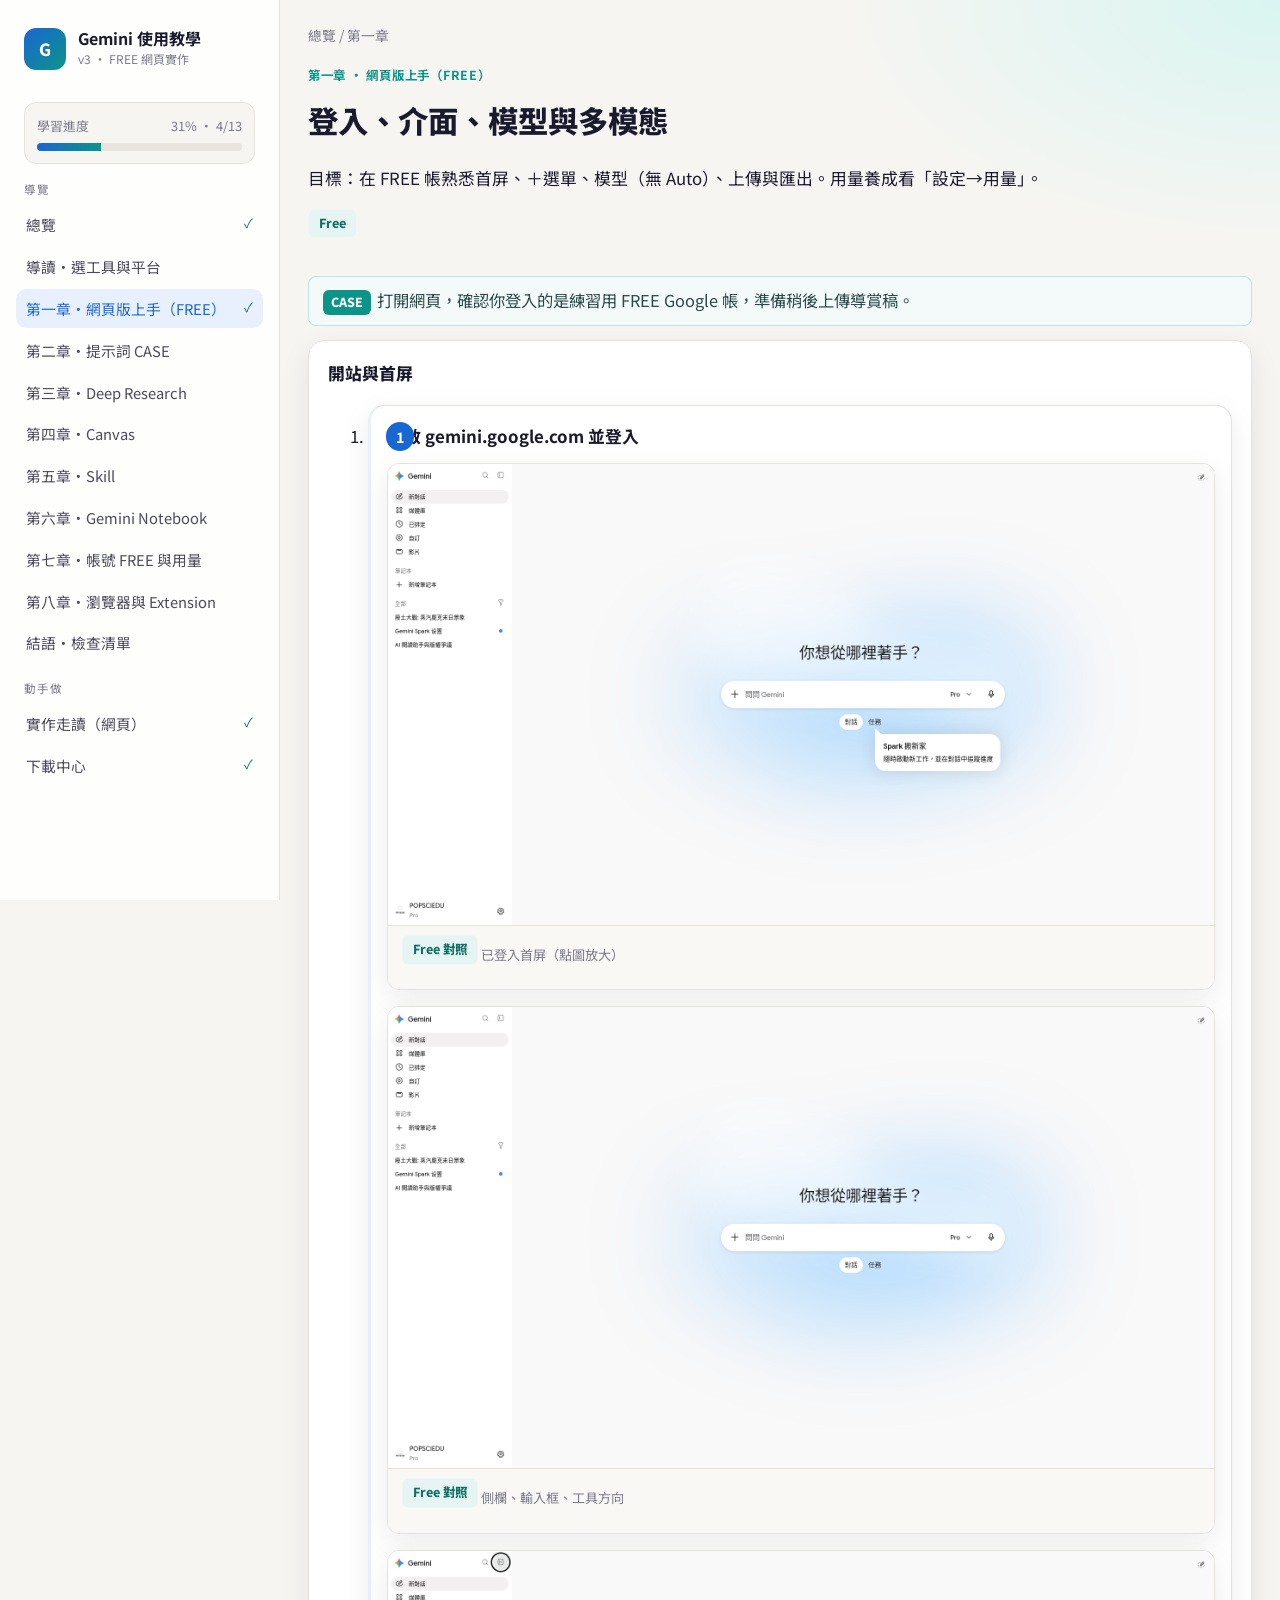
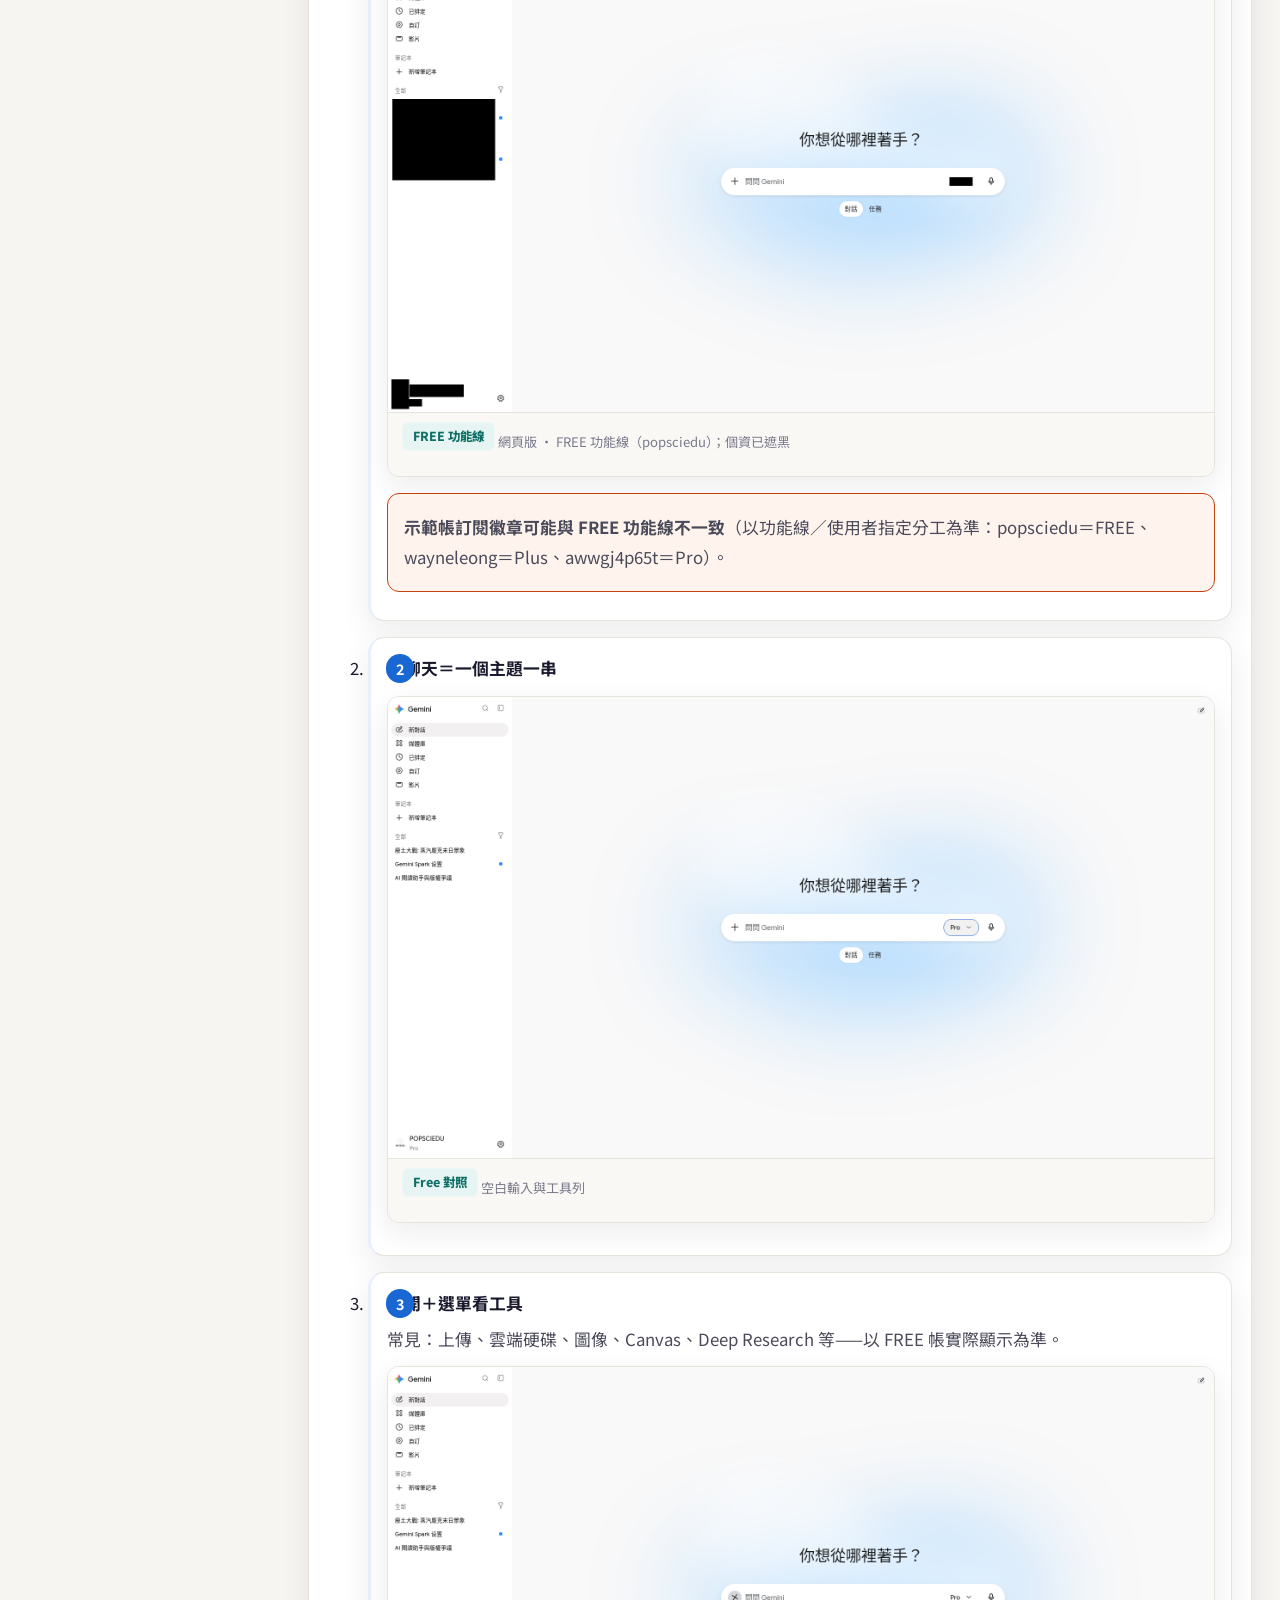
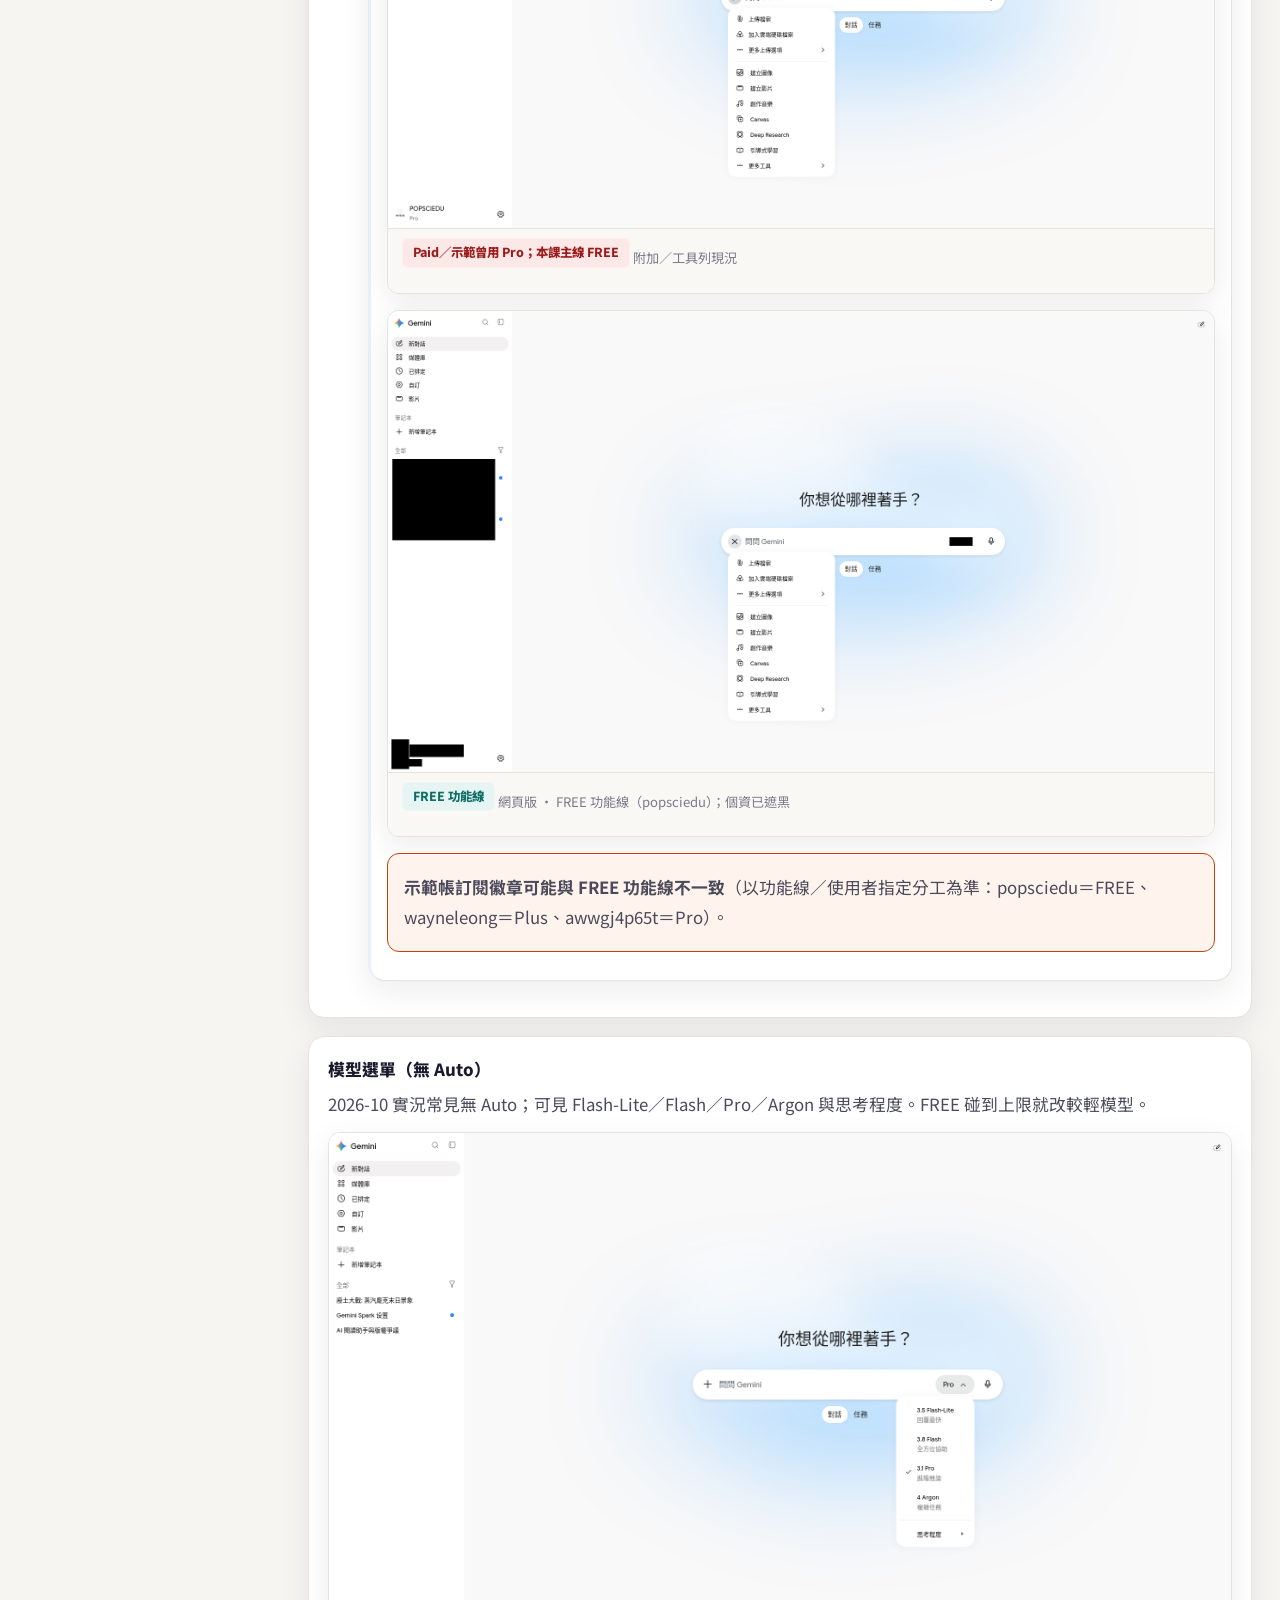
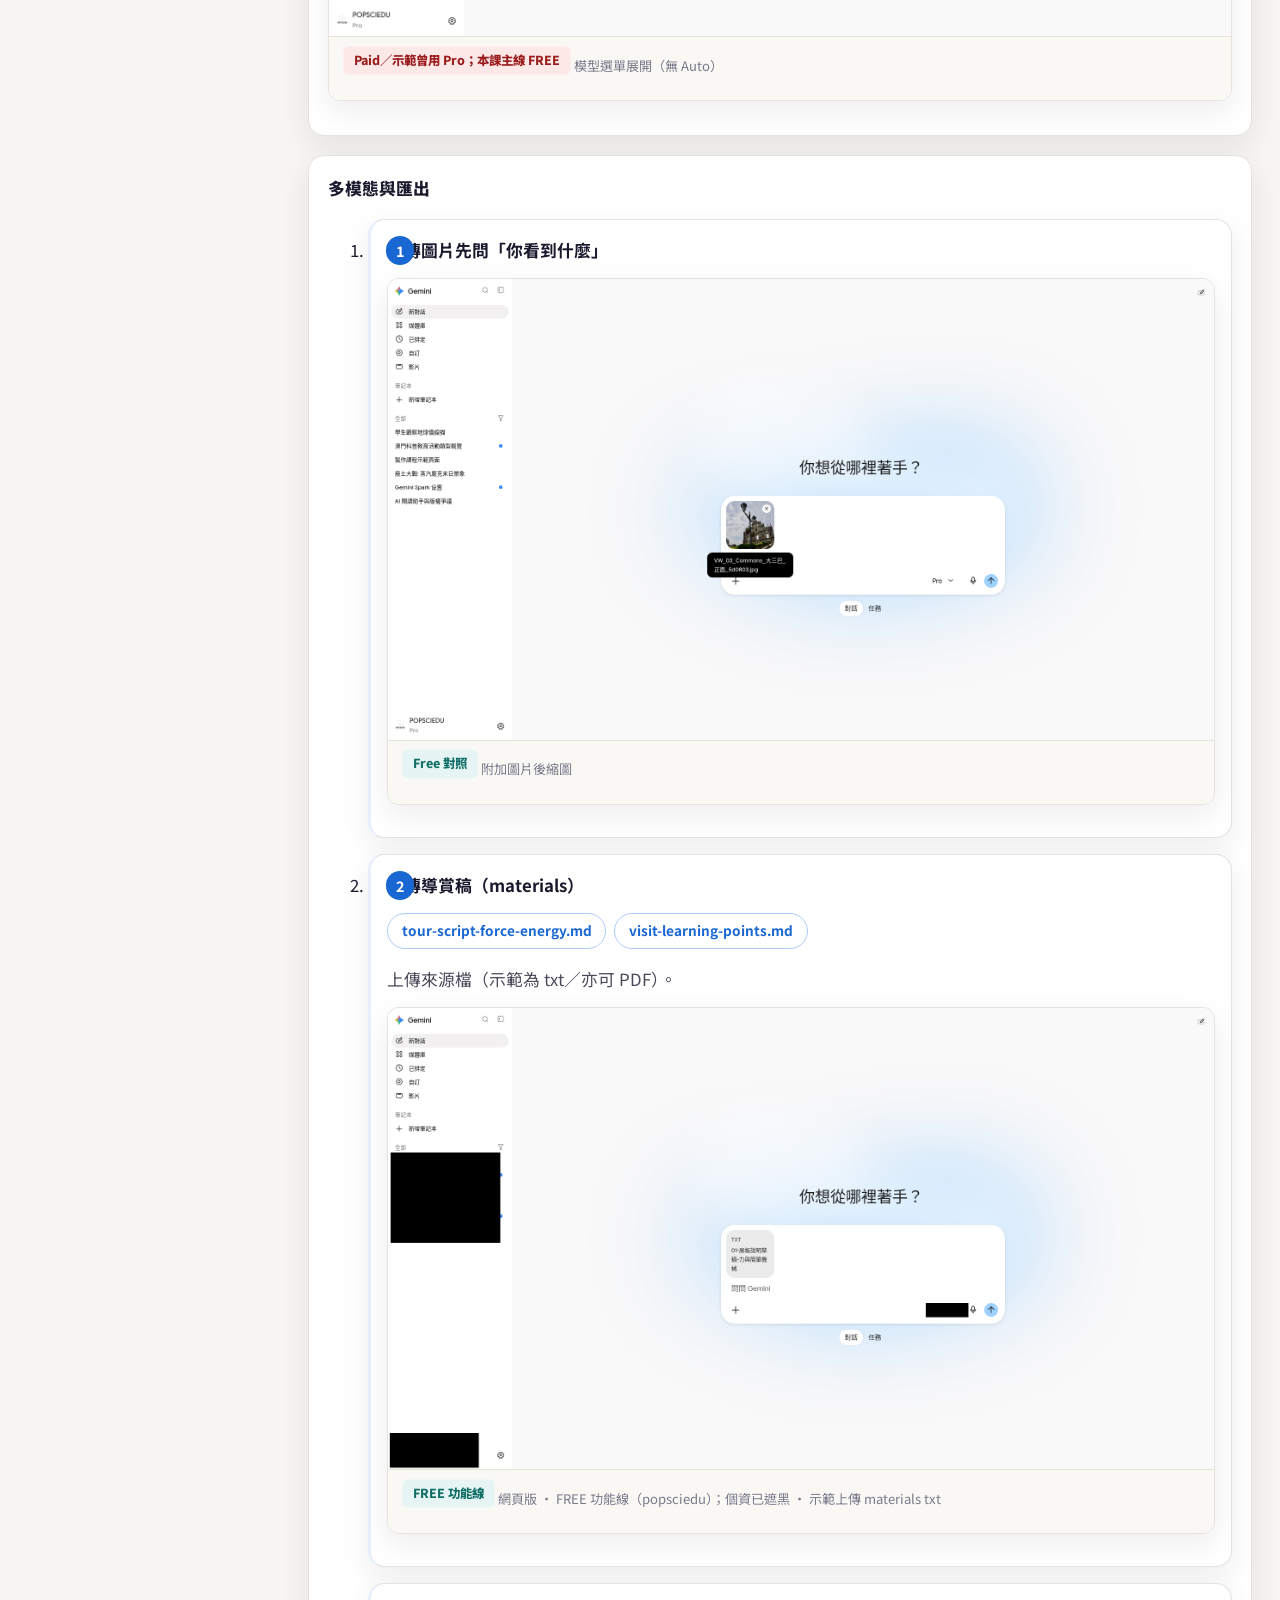
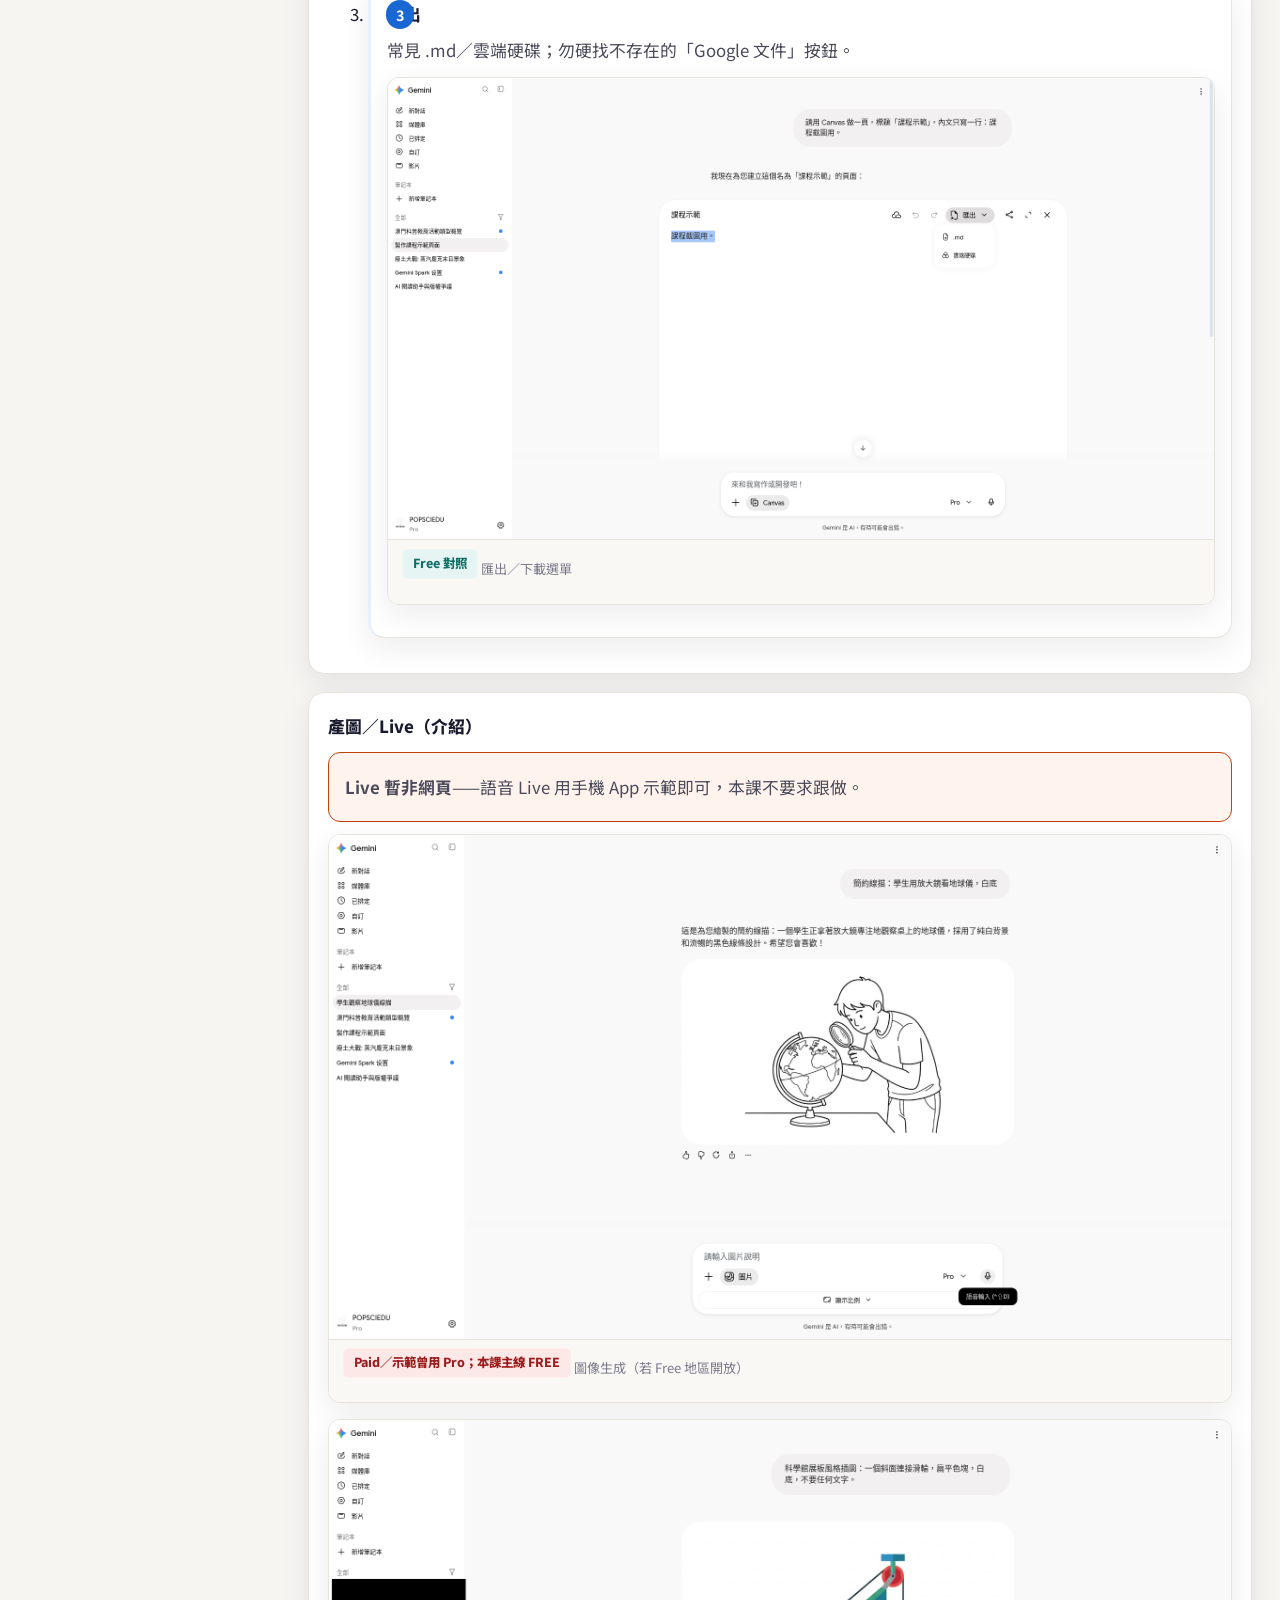
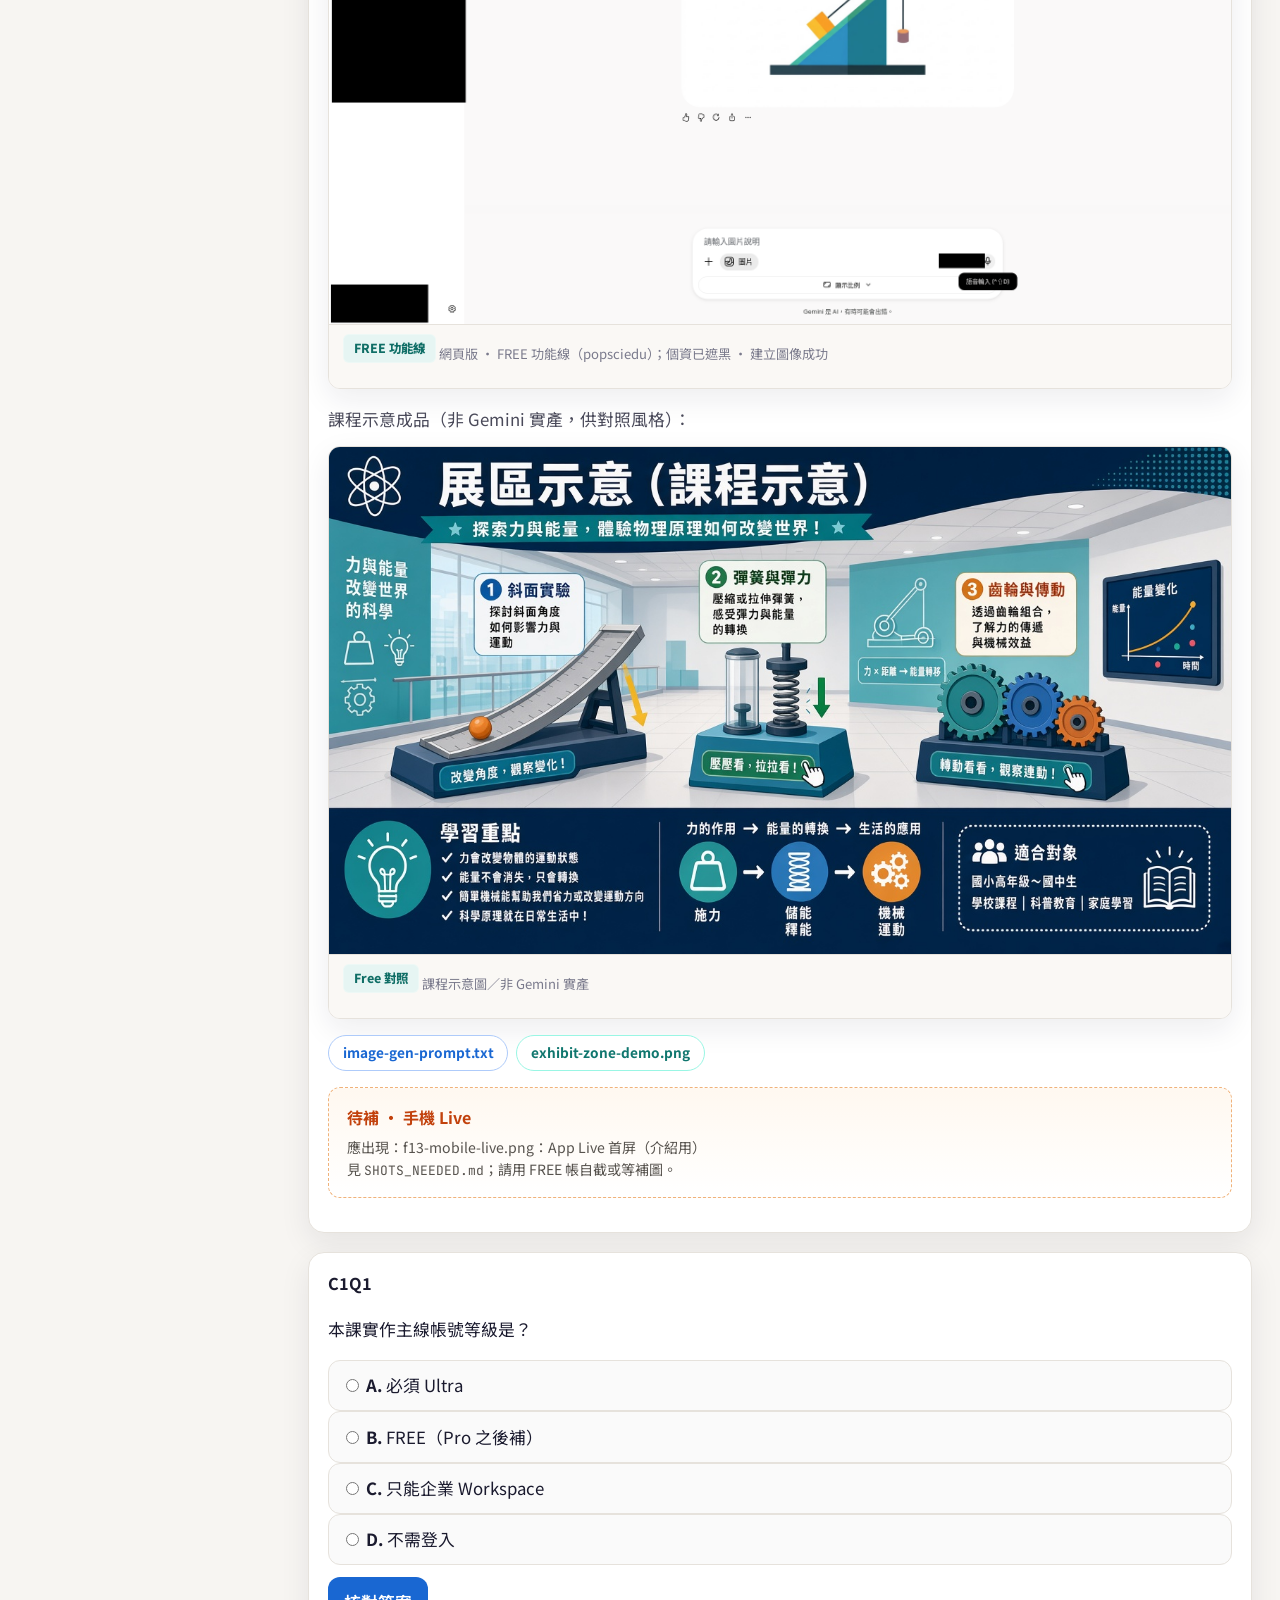
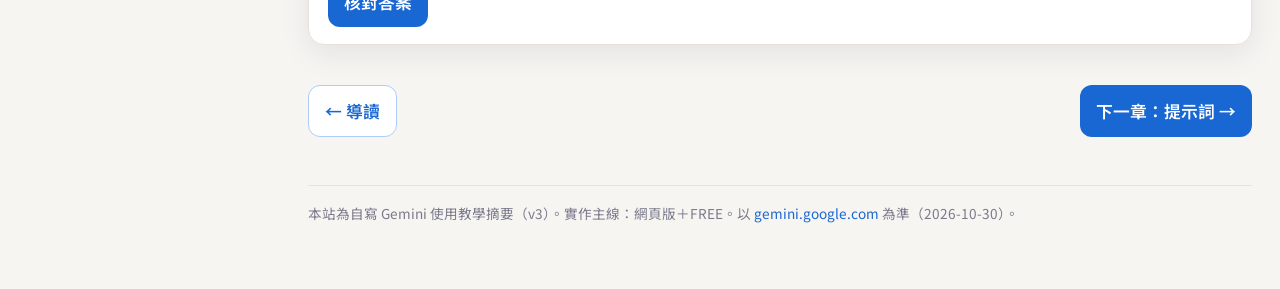
<file: chapters/ch01.html>
<!DOCTYPE html>
<html lang="zh-Hant-HK">
<head>
<meta charset="utf-8"/>
<meta name="viewport" content="width=device-width, initial-scale=1"/>
<title>第一章 · 網頁版上手</title>
<link rel="preconnect" href="https://fonts.googleapis.com"/>
<link rel="stylesheet" href="https://fonts.googleapis.com/css2?family=Noto+Sans+TC:wght@400;500;700;900&family=JetBrains+Mono:wght@400;600&display=swap"/>
<link rel="stylesheet" href="../css/styles.css"/>
</head>
<body data-page="ch01">
<div class="overlay"></div>
<div class="topbar">
  <button class="menu-btn" data-menu type="button">☰ 目錄</button>
  <strong>Gemini 使用教學 <span class="version-pill">v3</span></strong>
</div>
<div class="layout">
<aside class="sidebar">
  <div class="brand">
    <div class="brand-mark">G</div>
    <div><h1>Gemini 使用教學</h1><p>v3 · FREE 網頁實作</p></div>
  </div>
  <div class="progress-wrap">
    <div class="progress-label"><span>學習進度</span><span data-progress-text>0%</span></div>
    <div class="progress-bar"><span data-progress-fill></span></div>
  </div>
  <nav class="nav">
<div class="nav-section">導覽</div>
<a href="../index.html" data-page="index">總覽</a>
<a href="../chapters/preface.html" data-page="preface">導讀・選工具與平台</a>
<a href="../chapters/ch01.html" data-page="ch01">第一章・網頁版上手（FREE）</a>
<a href="../chapters/ch02.html" data-page="ch02">第二章・提示詞 CASE</a>
<a href="../chapters/ch03.html" data-page="ch03">第三章・Deep Research</a>
<a href="../chapters/ch04.html" data-page="ch04">第四章・Canvas</a>
<a href="../chapters/ch05.html" data-page="ch05">第五章・Skill</a>
<a href="../chapters/ch06.html" data-page="ch06">第六章・Gemini Notebook</a>
<a href="../chapters/ch07.html" data-page="ch07">第七章・帳號 FREE 與用量</a>
<a href="../chapters/ch08.html" data-page="ch08">第八章・瀏覽器與 Extension</a>
<a href="../chapters/epilogue.html" data-page="epilogue">結語・檢查清單</a>
<div class="nav-section">動手做</div>
<a href="../practice/index.html" data-page="practice">實作走讀（網頁）</a>
<a href="../downloads/index.html" data-page="downloads">下載中心</a>
  </nav>
</aside>
<main class="main"><div class="container">


<nav class="breadcrumb"><a href="../index.html">總覽</a> / 第一章</nav>
<header class="page-head">
  <div class="eyebrow">第一章 · 網頁版上手（FREE）</div>
  <h2>登入、介面、模型與多模態</h2>
  <p>目標：在 FREE 帳熟悉首屏、＋選單、模型（無 Auto）、上傳與匯出。用量養成看「設定→用量」。</p>
  <div class="badge-row"><span class="badge free">Free</span></div>
</header>
<div class="scene"><span class="scene-tag">CASE</span>打開網頁，確認你登入的是練習用 FREE Google 帳，準備稍後上傳導賞稿。</div>
<section class="card">
  <h3>開站與首屏</h3>
  <ol class="steps">
    <li class="step"><h4>開啟 gemini.google.com 並登入</h4>
      <div class="shot-slot has-shot"><figure class="shot"><img src="../assets/shots/01-web-open-gemini.png" alt="開啟 Gemini" loading="lazy"/><figcaption><span class="badge free">Free 對照</span> 已登入首屏（點圖放大）</figcaption></figure></div>
      <div class="shot-slot has-shot"><figure class="shot"><img src="../assets/shots/36-web-home-annotated.png" alt="首屏標註" loading="lazy"/><figcaption><span class="badge free">Free 對照</span> 側欄、輸入框、工具方向</figcaption></figure></div>
<div class="shot-slot has-shot"><figure class="shot"><img src="../assets/shots/f01-free-home.png" alt="FREE 功能線首屏" loading="lazy"/><figcaption><span class="badge free">FREE 功能線</span> 網頁版 · FREE 功能線（popsciedu）；個資已遮黑</figcaption></figure></div>
<div class="callout warn"><p><strong>示範帳訂閱徽章可能與 FREE 功能線不一致</strong>（以功能線／使用者指定分工為準：popsciedu＝FREE、wayneleong＝Plus、awwgj4p65t＝Pro）。</p></div>
    </li>
    <li class="step"><h4>新聊天＝一個主題一串</h4>
      <div class="shot-slot has-shot"><figure class="shot"><img src="../assets/shots/02-web-new-chat.png" alt="新對話" loading="lazy"/><figcaption><span class="badge free">Free 對照</span> 空白輸入與工具列</figcaption></figure></div>
    </li>
    <li class="step"><h4>打開＋選單看工具</h4>
      <p>常見：上傳、雲端硬碟、圖像、Canvas、Deep Research 等——以 FREE 帳實際顯示為準。</p>
      <div class="shot-slot has-shot"><figure class="shot"><img src="../assets/shots/07-web-av-toolbar.png" alt="工具列" loading="lazy"/><figcaption><span class="badge paid">Paid／示範曾用 Pro；本課主線 FREE</span> 附加／工具列現況</figcaption></figure></div>
<div class="shot-slot has-shot"><figure class="shot"><img src="../assets/shots/f03-free-tools-plus.png" alt="＋選單工具" loading="lazy"/><figcaption><span class="badge free">FREE 功能線</span> 網頁版 · FREE 功能線（popsciedu）；個資已遮黑</figcaption></figure></div>
<div class="callout warn"><p><strong>示範帳訂閱徽章可能與 FREE 功能線不一致</strong>（以功能線／使用者指定分工為準：popsciedu＝FREE、wayneleong＝Plus、awwgj4p65t＝Pro）。</p></div>
    </li>
  </ol>
</section>
<section class="card">
  <h3>模型選單（無 Auto）</h3>
  <p>2026-10 實況常見無 Auto；可見 Flash-Lite／Flash／Pro／Argon 與思考程度。FREE 碰到上限就改較輕模型。</p>
  <div class="shot-slot has-shot"><figure class="shot"><img src="../assets/shots/08-web-model-menu.png" alt="模型選單" loading="lazy"/><figcaption><span class="badge paid">Paid／示範曾用 Pro；本課主線 FREE</span> 模型選單展開（無 Auto）</figcaption></figure></div>
</section>
<section class="card">
  <h3>多模態與匯出</h3>
  <ol class="steps">
    <li class="step"><h4>上傳圖片先問「你看到什麼」</h4>
      <div class="shot-slot has-shot"><figure class="shot"><img src="../assets/shots/05-web-upload-image.png" alt="上傳圖" loading="lazy"/><figcaption><span class="badge free">Free 對照</span> 附加圖片後縮圖</figcaption></figure></div>
    </li>
    <li class="step"><h4>上傳導賞稿（materials）</h4>
      <div class="mat-links"><a href="../materials/tour-script-force-energy.md">tour-script-force-energy.md</a><a href="../materials/visit-learning-points.md">visit-learning-points.md</a></div>
      <p>上傳來源檔（示範為 txt／亦可 PDF）。</p>
      <div class="shot-slot has-shot"><figure class="shot"><img src="../assets/shots/f04-free-upload-pdf.png" alt="上傳來源檔（示範為 txt／亦可 PDF）" loading="lazy"/><figcaption><span class="badge free">FREE 功能線</span> 網頁版 · FREE 功能線（popsciedu）；個資已遮黑 · 示範上傳 materials txt</figcaption></figure></div>
    </li>
    <li class="step"><h4>匯出</h4>
      <p>常見 .md／雲端硬碟；勿硬找不存在的「Google 文件」按鈕。</p>
      <div class="shot-slot has-shot"><figure class="shot"><img src="../assets/shots/09-web-export-docs.png" alt="匯出" loading="lazy"/><figcaption><span class="badge free">Free 對照</span> 匯出／下載選單</figcaption></figure></div>
    </li>
  </ol>
</section>
<section class="card">
  <h3>產圖／Live（介紹）</h3>
  <div class="callout warn"><p><strong>Live 暫非網頁</strong>——語音 Live 用手機 App 示範即可，本課不要求跟做。</p></div>
  <div class="shot-slot has-shot"><figure class="shot"><img src="../assets/shots/11-web-image-gen.png" alt="產圖" loading="lazy"/><figcaption><span class="badge paid">Paid／示範曾用 Pro；本課主線 FREE</span> 圖像生成（若 Free 地區開放）</figcaption></figure></div>
  <div class="shot-slot has-shot"><figure class="shot"><img src="../assets/shots/f09-free-image-gen.png" alt="FREE 功能線產圖成功" loading="lazy"/><figcaption><span class="badge free">FREE 功能線</span> 網頁版 · FREE 功能線（popsciedu）；個資已遮黑 · 建立圖像成功</figcaption></figure></div>
  <p>課程示意成品（非 Gemini 實產，供對照風格）：</p>
  <div class="shot-slot has-shot"><figure class="shot"><img src="../assets/shots/exhibit-zone-demo-course.png" alt="展區示意" loading="lazy"/><figcaption><span class="badge free">Free 對照</span> 課程示意圖／非 Gemini 實產</figcaption></figure></div>
  <div class="mat-links"><a href="../materials/image-gen-prompt.txt">image-gen-prompt.txt</a><a class="out" href="../outputs/exhibit-zone-demo.png">exhibit-zone-demo.png</a></div>
  <div class="pending-shot"><strong>待補 · 手機 Live</strong><div class="expect">應出現：f13-mobile-live.png：App Live 首屏（介紹用）<br/>見 <code>SHOTS_NEEDED.md</code>；請用 FREE 帳自截或等補圖。</div></div>
</section>
<section class="quiz" data-quiz="c1q1" data-answer="B" data-ok="正確。" data-bad="再看模型一節。">
  <h3>C1Q1</h3>
  <p>本課實作主線帳號等級是？</p>
  <label><input type="radio" name="c1q1" value="A"/> <strong>A.</strong> 必須 Ultra</label>
  <label><input type="radio" name="c1q1" value="B"/> <strong>B.</strong> FREE（Pro 之後補）</label>
  <label><input type="radio" name="c1q1" value="C"/> <strong>C.</strong> 只能企業 Workspace</label>
  <label><input type="radio" name="c1q1" value="D"/> <strong>D.</strong> 不需登入</label>
  <div class="quiz-actions"><button type="button" class="btn" data-check>核對答案</button></div>
  <div class="feedback"></div>
</section>
<div class="pager"><a class="btn secondary" href="preface.html">← 導讀</a><a class="btn" href="ch02.html">下一章：提示詞 →</a></div>

<div class="footer-note">本站為自寫 Gemini 使用教學摘要（v3）。實作主線：網頁版＋FREE。以 <a href="https://gemini.google.com" target="_blank" rel="noopener">gemini.google.com</a> 為準（2026-10-30）。</div>
</div></main></div>
<script src="../js/app.js"></script>
<script src="../js/quiz.js"></script>
</body></html>
</file>
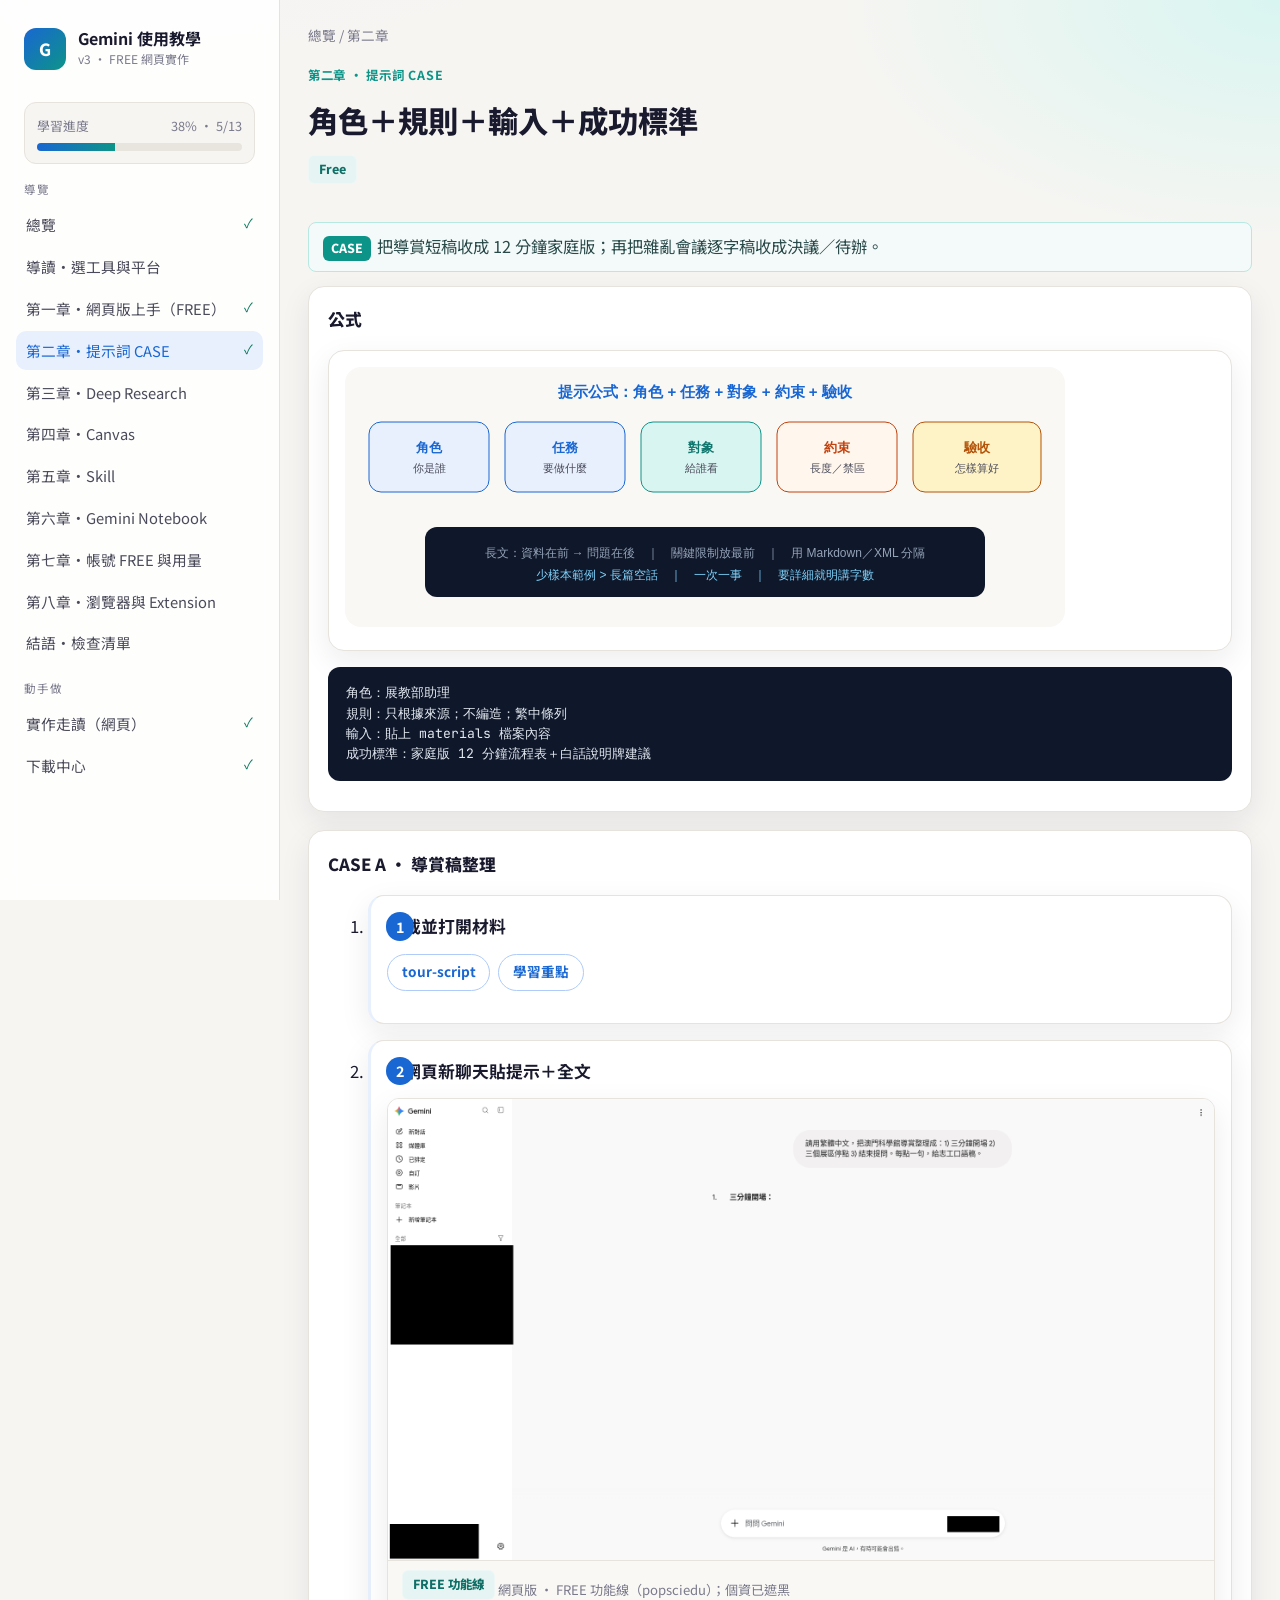
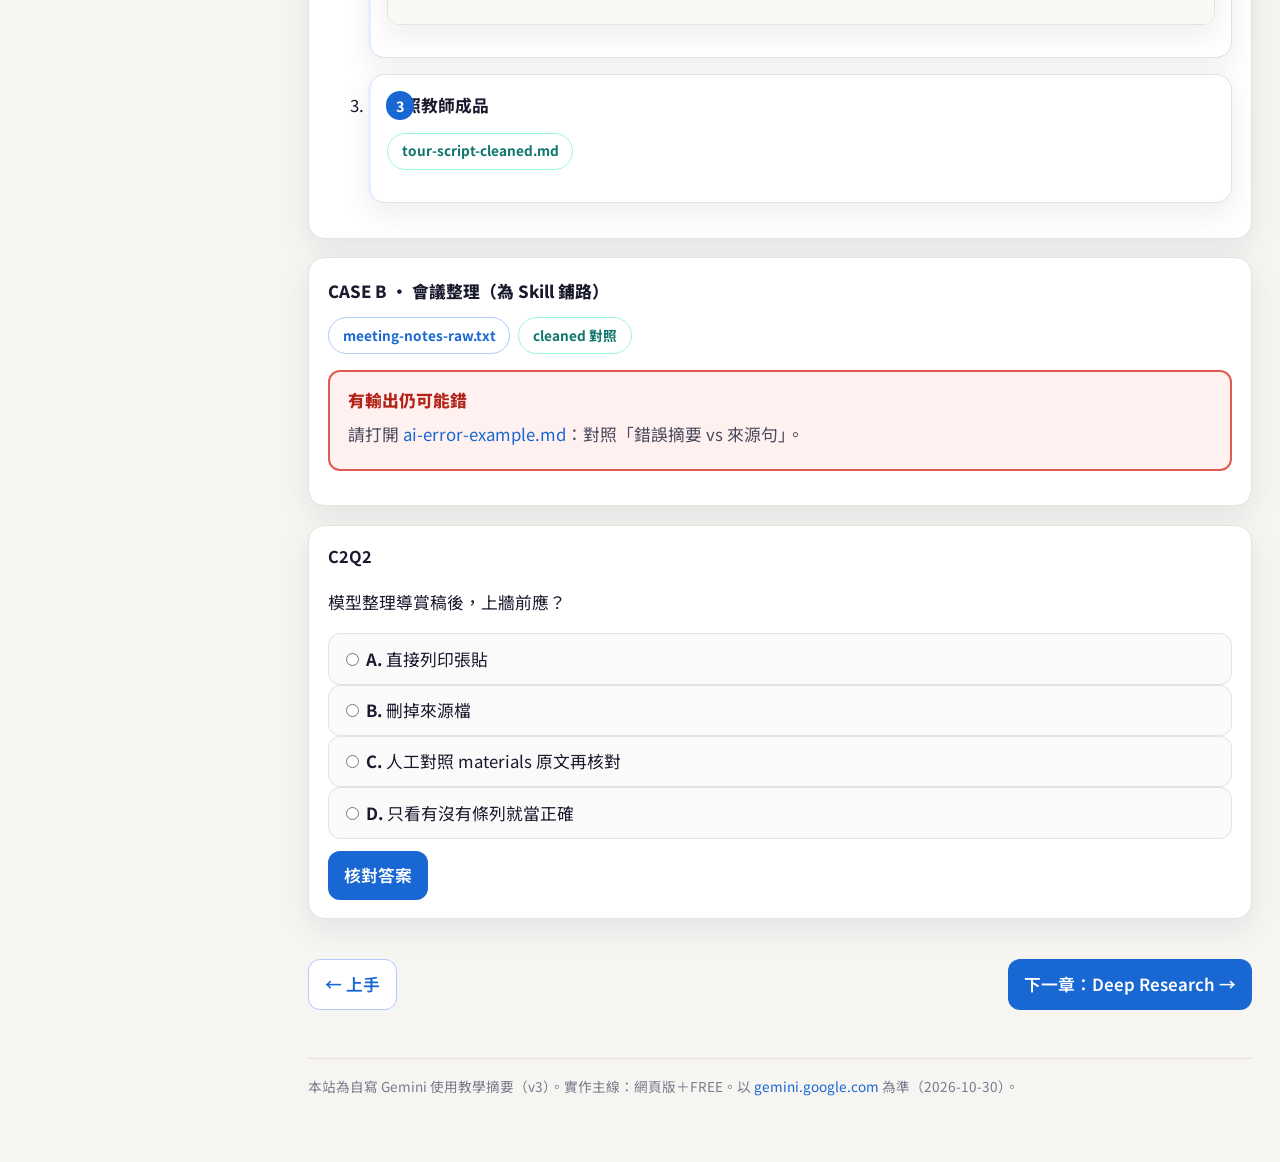
<file: chapters/ch02.html>
<!DOCTYPE html>
<html lang="zh-Hant-HK">
<head>
<meta charset="utf-8"/>
<meta name="viewport" content="width=device-width, initial-scale=1"/>
<title>第二章 · 提示詞</title>
<link rel="preconnect" href="https://fonts.googleapis.com"/>
<link rel="stylesheet" href="https://fonts.googleapis.com/css2?family=Noto+Sans+TC:wght@400;500;700;900&family=JetBrains+Mono:wght@400;600&display=swap"/>
<link rel="stylesheet" href="../css/styles.css"/>
</head>
<body data-page="ch02">
<div class="overlay"></div>
<div class="topbar">
  <button class="menu-btn" data-menu type="button">☰ 目錄</button>
  <strong>Gemini 使用教學 <span class="version-pill">v3</span></strong>
</div>
<div class="layout">
<aside class="sidebar">
  <div class="brand">
    <div class="brand-mark">G</div>
    <div><h1>Gemini 使用教學</h1><p>v3 · FREE 網頁實作</p></div>
  </div>
  <div class="progress-wrap">
    <div class="progress-label"><span>學習進度</span><span data-progress-text>0%</span></div>
    <div class="progress-bar"><span data-progress-fill></span></div>
  </div>
  <nav class="nav">
<div class="nav-section">導覽</div>
<a href="../index.html" data-page="index">總覽</a>
<a href="../chapters/preface.html" data-page="preface">導讀・選工具與平台</a>
<a href="../chapters/ch01.html" data-page="ch01">第一章・網頁版上手（FREE）</a>
<a href="../chapters/ch02.html" data-page="ch02">第二章・提示詞 CASE</a>
<a href="../chapters/ch03.html" data-page="ch03">第三章・Deep Research</a>
<a href="../chapters/ch04.html" data-page="ch04">第四章・Canvas</a>
<a href="../chapters/ch05.html" data-page="ch05">第五章・Skill</a>
<a href="../chapters/ch06.html" data-page="ch06">第六章・Gemini Notebook</a>
<a href="../chapters/ch07.html" data-page="ch07">第七章・帳號 FREE 與用量</a>
<a href="../chapters/ch08.html" data-page="ch08">第八章・瀏覽器與 Extension</a>
<a href="../chapters/epilogue.html" data-page="epilogue">結語・檢查清單</a>
<div class="nav-section">動手做</div>
<a href="../practice/index.html" data-page="practice">實作走讀（網頁）</a>
<a href="../downloads/index.html" data-page="downloads">下載中心</a>
  </nav>
</aside>
<main class="main"><div class="container">


<nav class="breadcrumb"><a href="../index.html">總覽</a> / 第二章</nav>
<header class="page-head">
  <div class="eyebrow">第二章 · 提示詞 CASE</div>
  <h2>角色＋規則＋輸入＋成功標準</h2>
  <div class="badge-row"><span class="badge free">Free</span></div>
</header>
<div class="scene"><span class="scene-tag">CASE</span>把導賞短稿收成 12 分鐘家庭版；再把雜亂會議逐字稿收成決議／待辦。</div>
<section class="card">
  <h3>公式</h3>
  <figure class="figure"><img src="../assets/svg/prompt-formula.svg" alt="提示詞公式" style="width:100%;max-width:720px"/></figure>
  <div class="prompt-box">角色：展教部助理
規則：只根據來源；不編造；繁中條列
輸入：貼上 materials 檔案內容
成功標準：家庭版 12 分鐘流程表＋白話說明牌建議</div>
</section>
<section class="card">
  <h3>CASE A · 導賞稿整理</h3>
  <ol class="steps">
    <li class="step"><h4>下載並打開材料</h4>
      <div class="mat-links"><a href="../materials/tour-script-force-energy.md">tour-script</a><a href="../materials/visit-learning-points.md">學習重點</a></div>
    </li>
    <li class="step"><h4>在網頁新聊天貼提示＋全文</h4>
      <div class="shot-slot has-shot"><figure class="shot"><img src="../assets/shots/f05-free-prompt-tour.png" alt="導賞整理回覆" loading="lazy"/><figcaption><span class="badge free">FREE 功能線</span> 網頁版 · FREE 功能線（popsciedu）；個資已遮黑</figcaption></figure></div>
    </li>
    <li class="step"><h4>對照教師成品</h4>
      <div class="mat-links"><a class="out" href="../outputs/tour-script-cleaned.md">tour-script-cleaned.md</a></div>
    </li>
  </ol>
</section>
<section class="card">
  <h3>CASE B · 會議整理（為 Skill 鋪路）</h3>
  <div class="mat-links"><a href="../materials/meeting-notes-raw.txt">meeting-notes-raw.txt</a><a class="out" href="../outputs/meeting-notes-cleaned.md">cleaned 對照</a></div>
  <div class="callout check"><div class="callout-h">有輸出仍可能錯</div>
  <p>請打開 <a href="../outputs/ai-error-example.md">ai-error-example.md</a>：對照「錯誤摘要 vs 來源句」。</p></div>
</section>
<section class="quiz" data-quiz="c2q1" data-answer="C" data-ok="對，要對來源。" data-bad="看抓錯 callout。">
  <h3>C2Q2</h3>
  <p>模型整理導賞稿後，上牆前應？</p>
  <label><input type="radio" name="c2q1" value="A"/> <strong>A.</strong> 直接列印張貼</label>
  <label><input type="radio" name="c2q1" value="B"/> <strong>B.</strong> 刪掉來源檔</label>
  <label><input type="radio" name="c2q1" value="C"/> <strong>C.</strong> 人工對照 materials 原文再核對</label>
  <label><input type="radio" name="c2q1" value="D"/> <strong>D.</strong> 只看有沒有條列就當正確</label>
  <div class="quiz-actions"><button type="button" class="btn" data-check>核對答案</button></div>
  <div class="feedback"></div>
</section>
<div class="pager"><a class="btn secondary" href="ch01.html">← 上手</a><a class="btn" href="ch03.html">下一章：Deep Research →</a></div>

<div class="footer-note">本站為自寫 Gemini 使用教學摘要（v3）。實作主線：網頁版＋FREE。以 <a href="https://gemini.google.com" target="_blank" rel="noopener">gemini.google.com</a> 為準（2026-10-30）。</div>
</div></main></div>
<script src="../js/app.js"></script>
<script src="../js/quiz.js"></script>
</body></html>
</file>
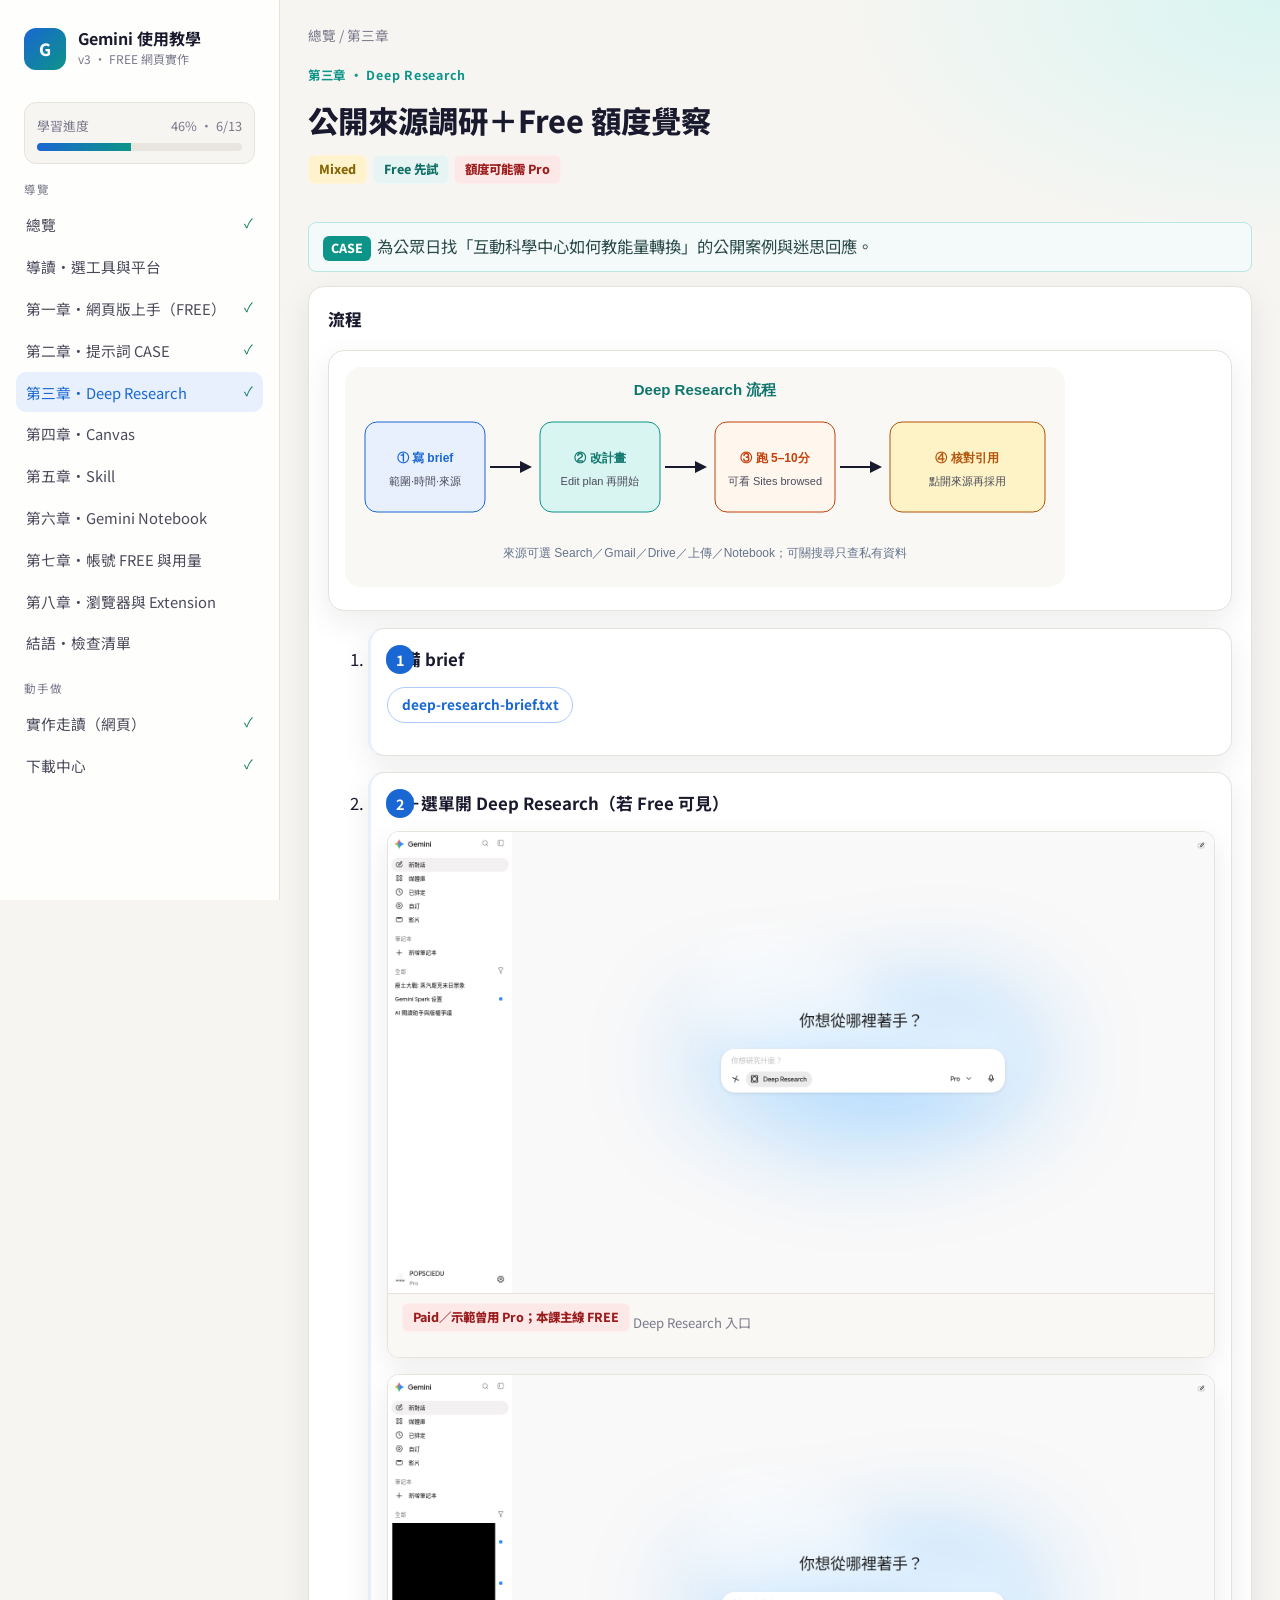
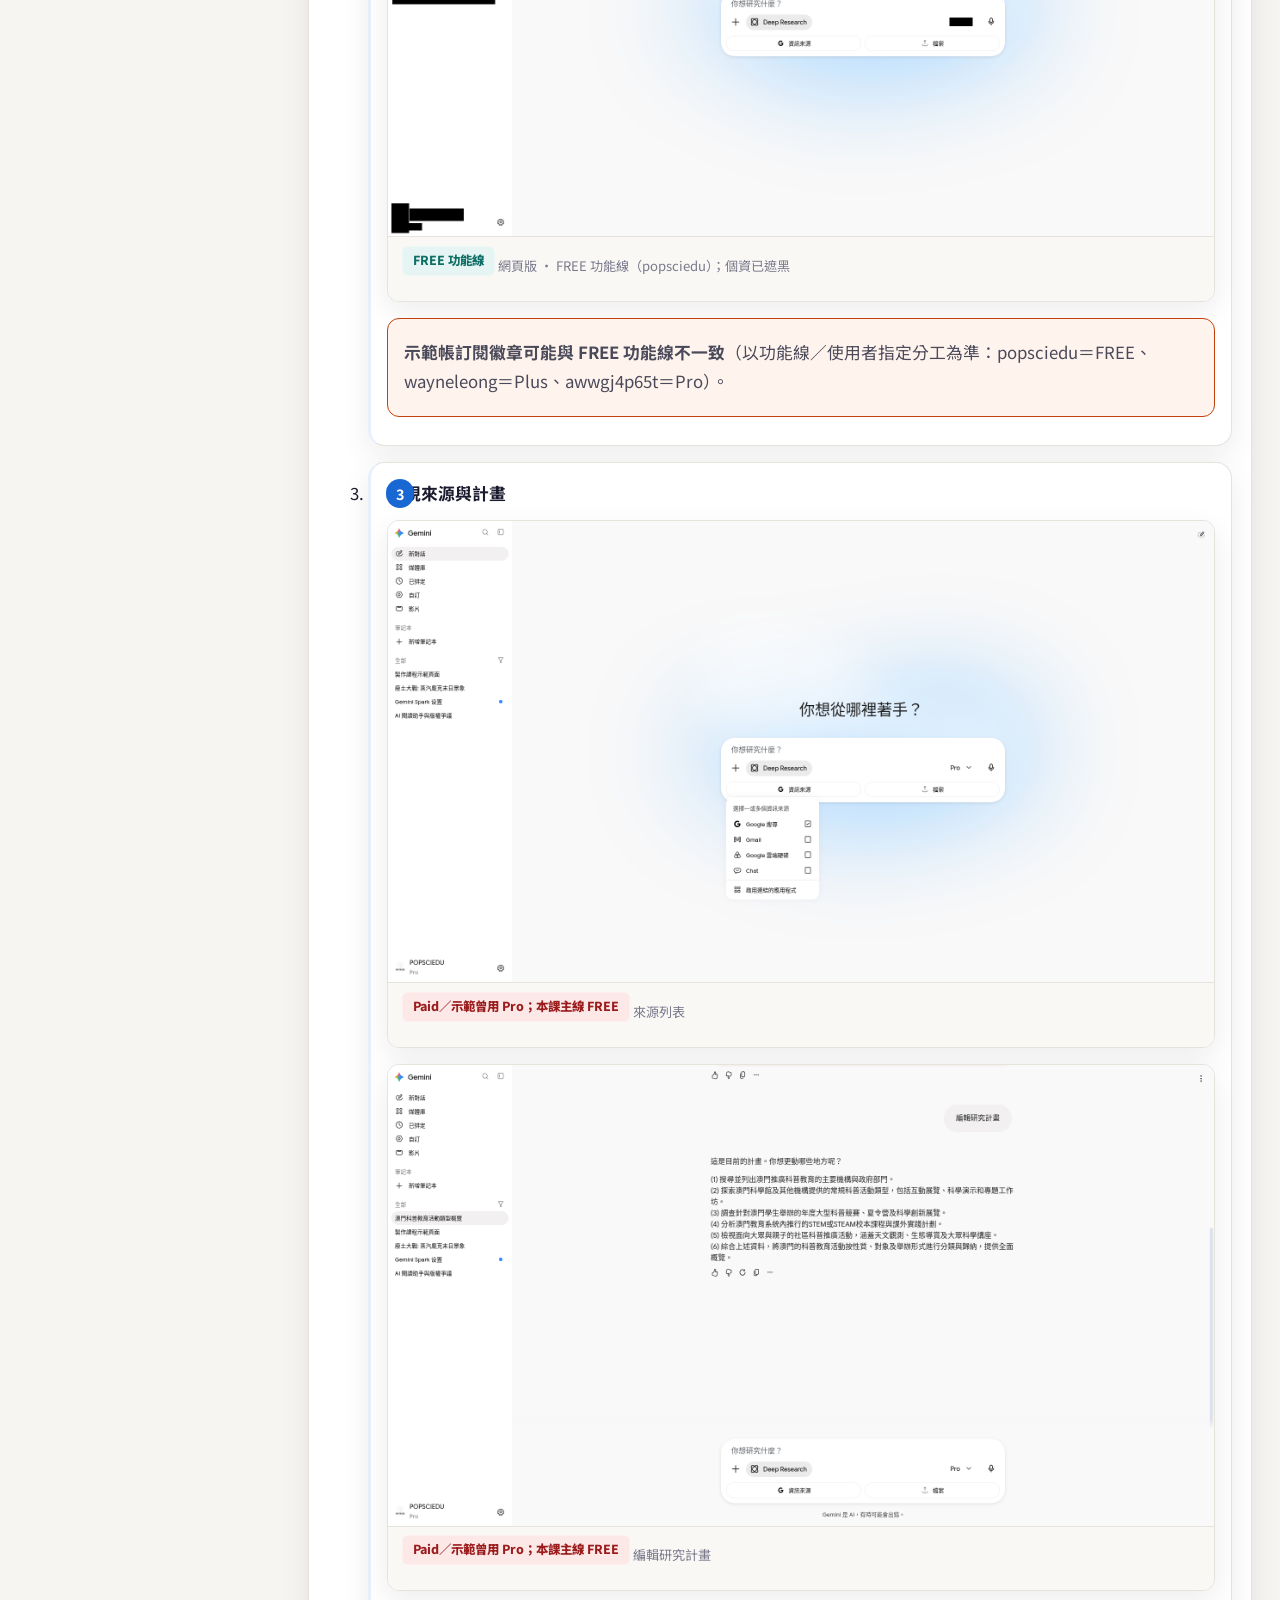
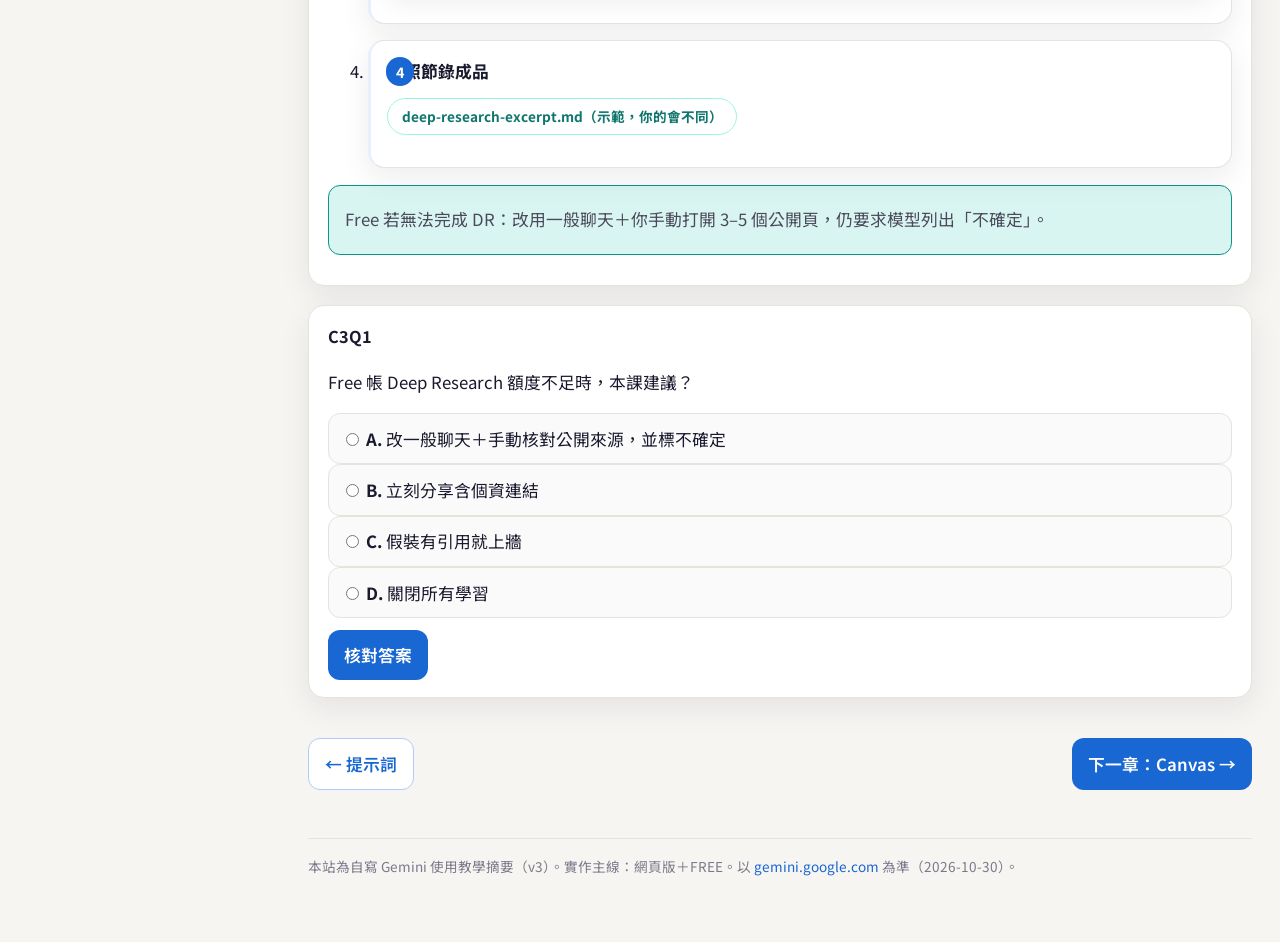
<file: chapters/ch03.html>
<!DOCTYPE html>
<html lang="zh-Hant-HK">
<head>
<meta charset="utf-8"/>
<meta name="viewport" content="width=device-width, initial-scale=1"/>
<title>第三章 · Deep Research</title>
<link rel="preconnect" href="https://fonts.googleapis.com"/>
<link rel="stylesheet" href="https://fonts.googleapis.com/css2?family=Noto+Sans+TC:wght@400;500;700;900&family=JetBrains+Mono:wght@400;600&display=swap"/>
<link rel="stylesheet" href="../css/styles.css"/>
</head>
<body data-page="ch03">
<div class="overlay"></div>
<div class="topbar">
  <button class="menu-btn" data-menu type="button">☰ 目錄</button>
  <strong>Gemini 使用教學 <span class="version-pill">v3</span></strong>
</div>
<div class="layout">
<aside class="sidebar">
  <div class="brand">
    <div class="brand-mark">G</div>
    <div><h1>Gemini 使用教學</h1><p>v3 · FREE 網頁實作</p></div>
  </div>
  <div class="progress-wrap">
    <div class="progress-label"><span>學習進度</span><span data-progress-text>0%</span></div>
    <div class="progress-bar"><span data-progress-fill></span></div>
  </div>
  <nav class="nav">
<div class="nav-section">導覽</div>
<a href="../index.html" data-page="index">總覽</a>
<a href="../chapters/preface.html" data-page="preface">導讀・選工具與平台</a>
<a href="../chapters/ch01.html" data-page="ch01">第一章・網頁版上手（FREE）</a>
<a href="../chapters/ch02.html" data-page="ch02">第二章・提示詞 CASE</a>
<a href="../chapters/ch03.html" data-page="ch03">第三章・Deep Research</a>
<a href="../chapters/ch04.html" data-page="ch04">第四章・Canvas</a>
<a href="../chapters/ch05.html" data-page="ch05">第五章・Skill</a>
<a href="../chapters/ch06.html" data-page="ch06">第六章・Gemini Notebook</a>
<a href="../chapters/ch07.html" data-page="ch07">第七章・帳號 FREE 與用量</a>
<a href="../chapters/ch08.html" data-page="ch08">第八章・瀏覽器與 Extension</a>
<a href="../chapters/epilogue.html" data-page="epilogue">結語・檢查清單</a>
<div class="nav-section">動手做</div>
<a href="../practice/index.html" data-page="practice">實作走讀（網頁）</a>
<a href="../downloads/index.html" data-page="downloads">下載中心</a>
  </nav>
</aside>
<main class="main"><div class="container">


<nav class="breadcrumb"><a href="../index.html">總覽</a> / 第三章</nav>
<header class="page-head">
  <div class="eyebrow">第三章 · Deep Research</div>
  <h2>公開來源調研＋Free 額度覺察</h2>
  <div class="badge-row"><span class="badge mixed">Mixed</span><span class="badge free">Free 先試</span><span class="badge paid">額度可能需 Pro</span></div>
</header>
<div class="scene"><span class="scene-tag">CASE</span>為公眾日找「互動科學中心如何教能量轉換」的公開案例與迷思回應。</div>
<section class="card">
  <h3>流程</h3>
  <figure class="figure"><img src="../assets/svg/research-flow.svg" alt="Research 流程" style="width:100%;max-width:720px"/></figure>
  <ol class="steps">
    <li class="step"><h4>準備 brief</h4>
      <div class="mat-links"><a href="../materials/deep-research-brief.txt">deep-research-brief.txt</a></div>
    </li>
    <li class="step"><h4>在＋選單開 Deep Research（若 Free 可見）</h4>
      <div class="shot-slot has-shot"><figure class="shot"><img src="../assets/shots/14-web-dr-open.png" alt="DR 開啟" loading="lazy"/><figcaption><span class="badge paid">Paid／示範曾用 Pro；本課主線 FREE</span> Deep Research 入口</figcaption></figure></div>
<div class="shot-slot has-shot"><figure class="shot"><img src="../assets/shots/f06-free-dr-or-limit.png" alt="Deep Research／額度" loading="lazy"/><figcaption><span class="badge free">FREE 功能線</span> 網頁版 · FREE 功能線（popsciedu）；個資已遮黑</figcaption></figure></div>
<div class="callout warn"><p><strong>示範帳訂閱徽章可能與 FREE 功能線不一致</strong>（以功能線／使用者指定分工為準：popsciedu＝FREE、wayneleong＝Plus、awwgj4p65t＝Pro）。</p></div>
    </li>
    <li class="step"><h4>檢視來源與計畫</h4>
      <div class="shot-slot has-shot"><figure class="shot"><img src="../assets/shots/15-web-dr-sources.png" alt="來源" loading="lazy"/><figcaption><span class="badge paid">Paid／示範曾用 Pro；本課主線 FREE</span> 來源列表</figcaption></figure></div>
      <div class="shot-slot has-shot"><figure class="shot"><img src="../assets/shots/17-web-dr-edit-plan.png" alt="改計畫" loading="lazy"/><figcaption><span class="badge paid">Paid／示範曾用 Pro；本課主線 FREE</span> 編輯研究計畫</figcaption></figure></div>
    </li>
    <li class="step"><h4>對照節錄成品</h4>
      <div class="mat-links"><a class="out" href="../outputs/deep-research-excerpt.md">deep-research-excerpt.md（示範，你的會不同）</a></div>
    </li>
  </ol>
  <div class="callout tip"><p>Free 若無法完成 DR：改用一般聊天＋你手動打開 3–5 個公開頁，仍要求模型列出「不確定」。</p></div>
</section>
<section class="quiz" data-quiz="c3q1" data-answer="A" data-ok="正確。" data-bad="再看 Free 提示。">
  <h3>C3Q1</h3>
  <p>Free 帳 Deep Research 額度不足時，本課建議？</p>
  <label><input type="radio" name="c3q1" value="A"/> <strong>A.</strong> 改一般聊天＋手動核對公開來源，並標不確定</label>
  <label><input type="radio" name="c3q1" value="B"/> <strong>B.</strong> 立刻分享含個資連結</label>
  <label><input type="radio" name="c3q1" value="C"/> <strong>C.</strong> 假裝有引用就上牆</label>
  <label><input type="radio" name="c3q1" value="D"/> <strong>D.</strong> 關閉所有學習</label>
  <div class="quiz-actions"><button type="button" class="btn" data-check>核對答案</button></div>
  <div class="feedback"></div>
</section>
<div class="pager"><a class="btn secondary" href="ch02.html">← 提示詞</a><a class="btn" href="ch04.html">下一章：Canvas →</a></div>

<div class="footer-note">本站為自寫 Gemini 使用教學摘要（v3）。實作主線：網頁版＋FREE。以 <a href="https://gemini.google.com" target="_blank" rel="noopener">gemini.google.com</a> 為準（2026-10-30）。</div>
</div></main></div>
<script src="../js/app.js"></script>
<script src="../js/quiz.js"></script>
</body></html>
</file>
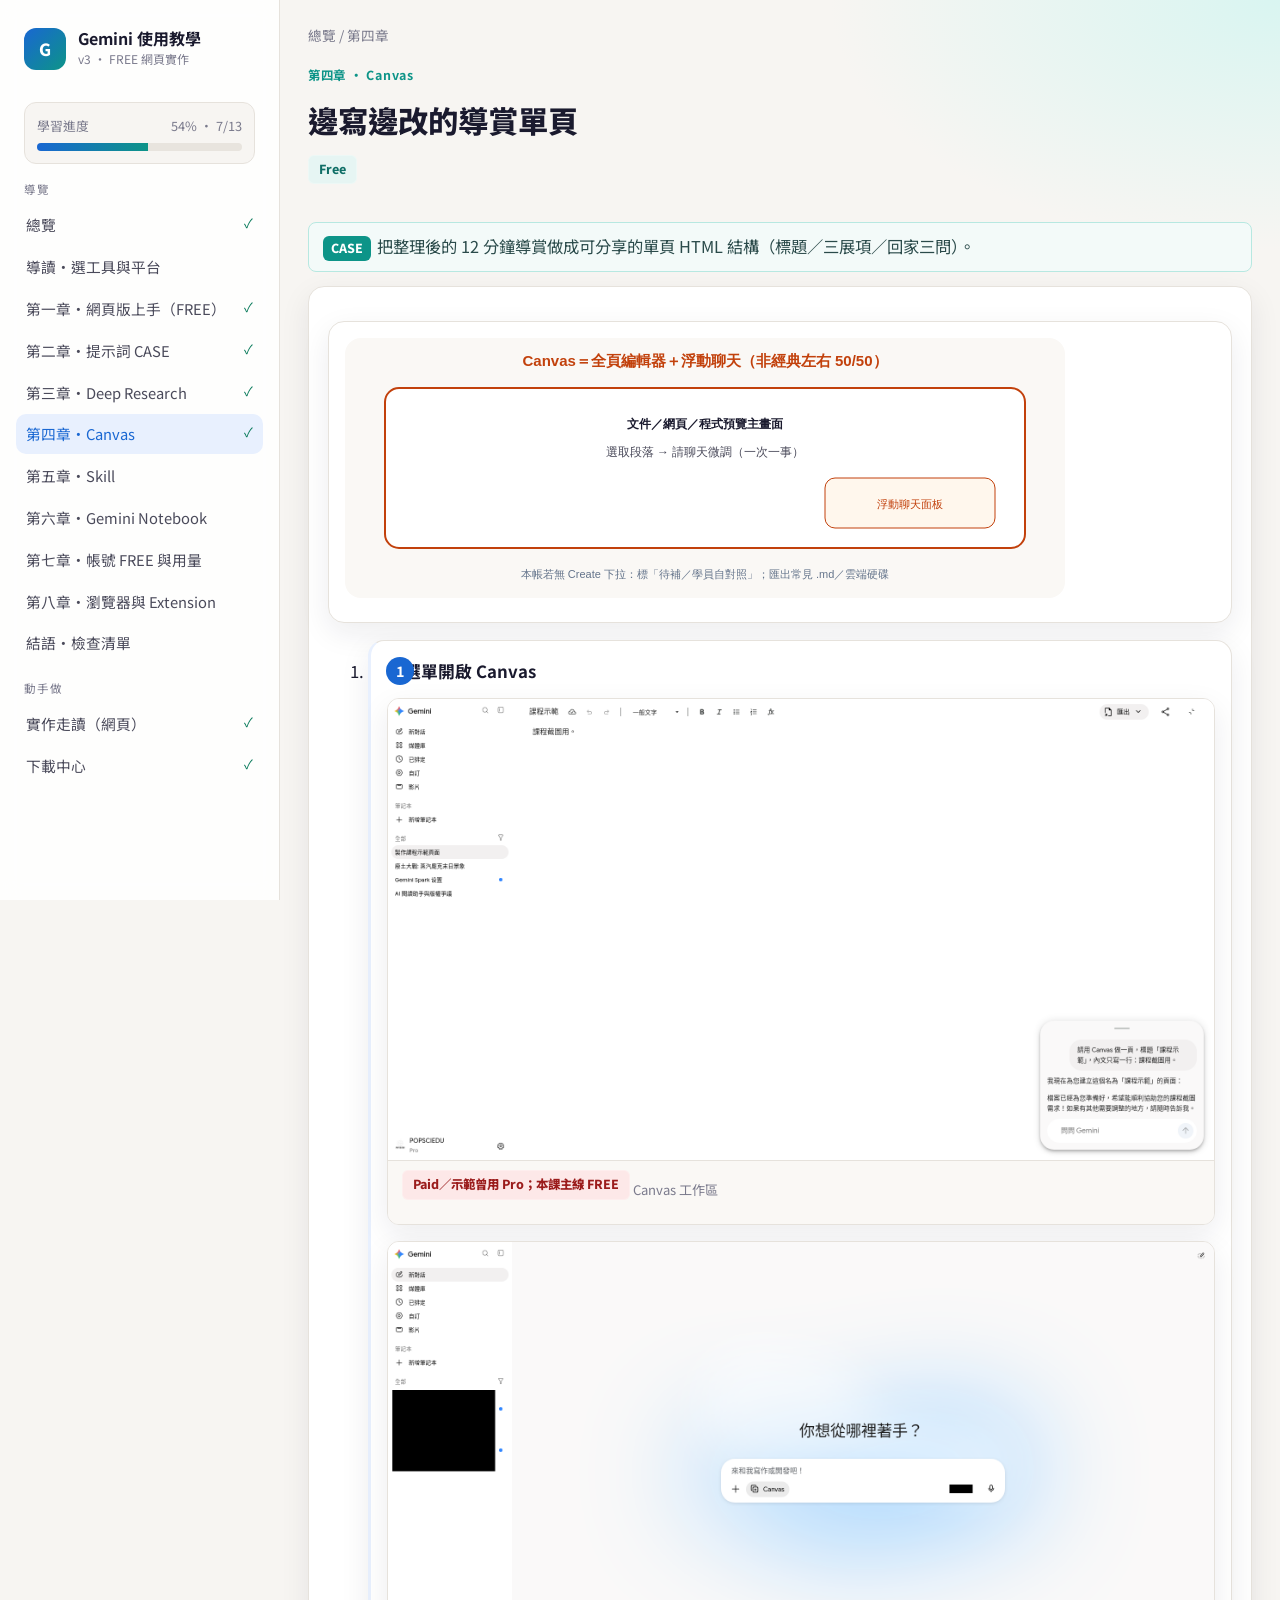
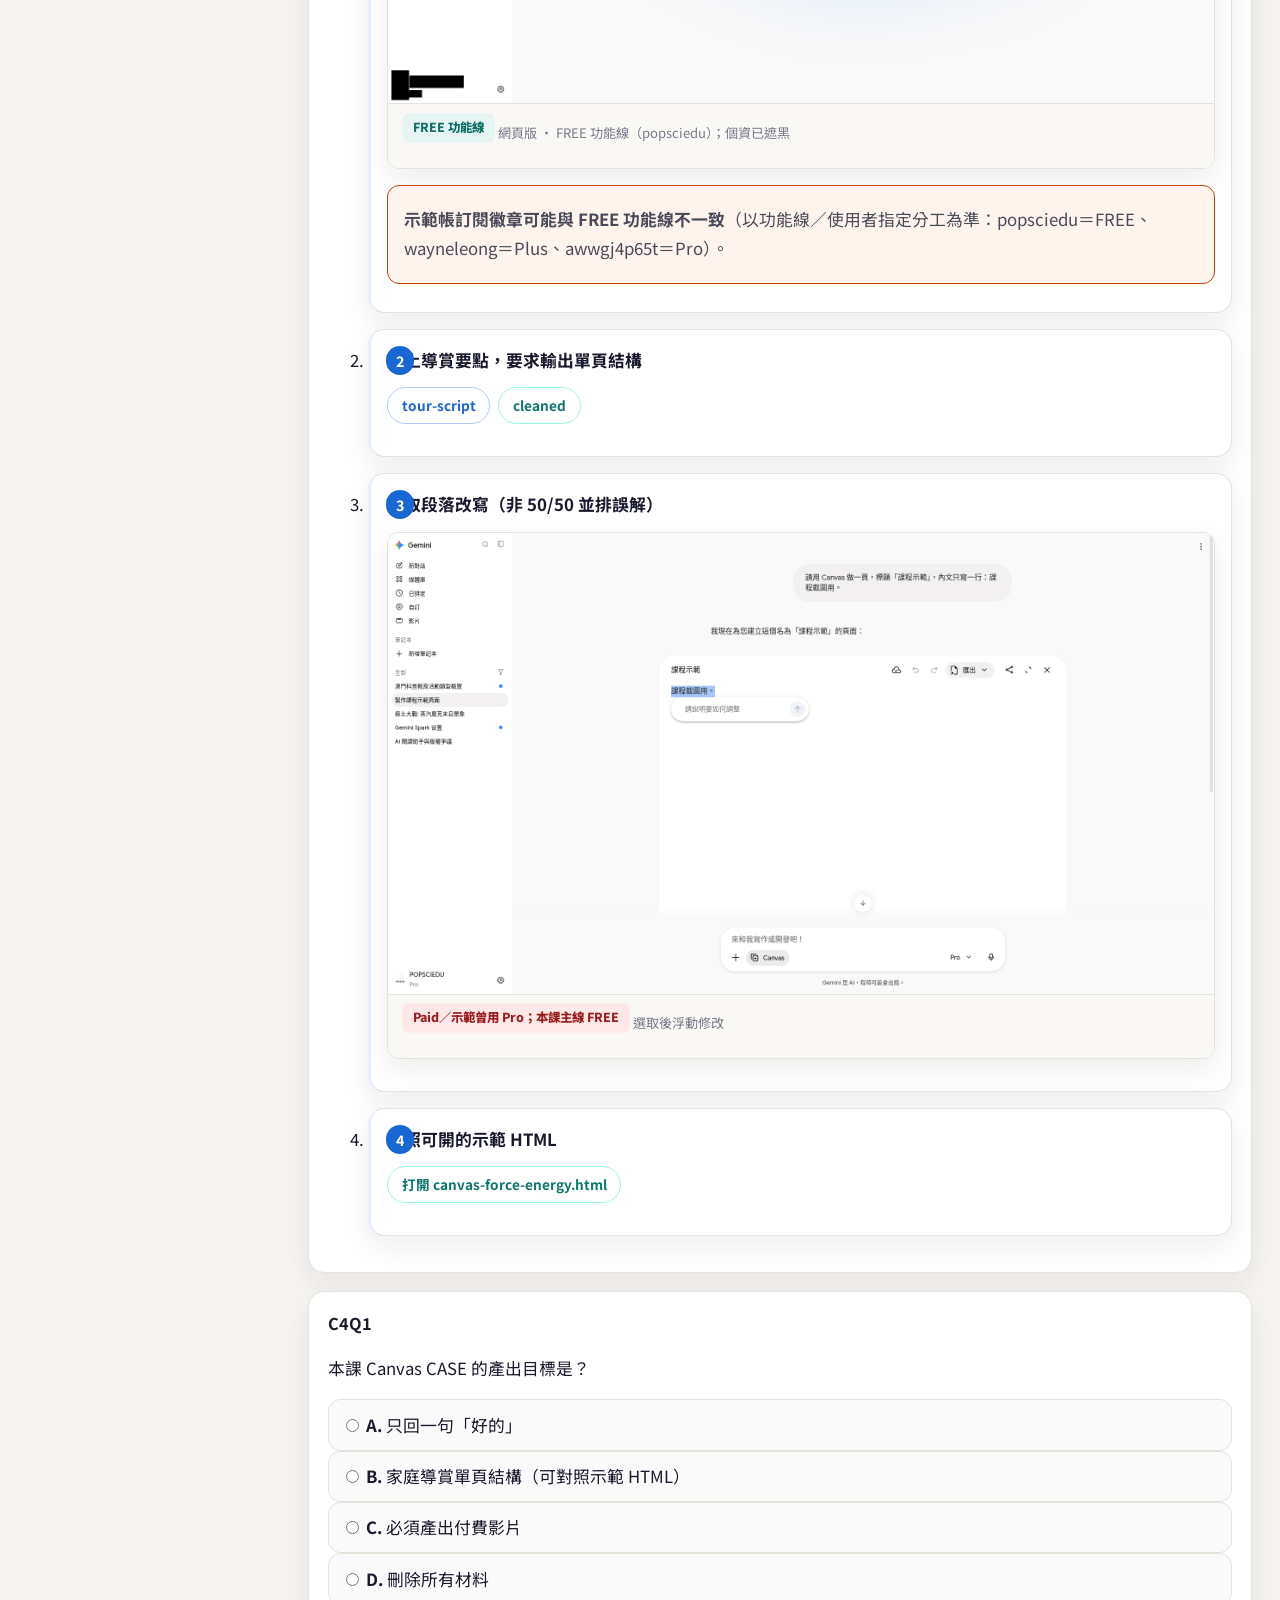
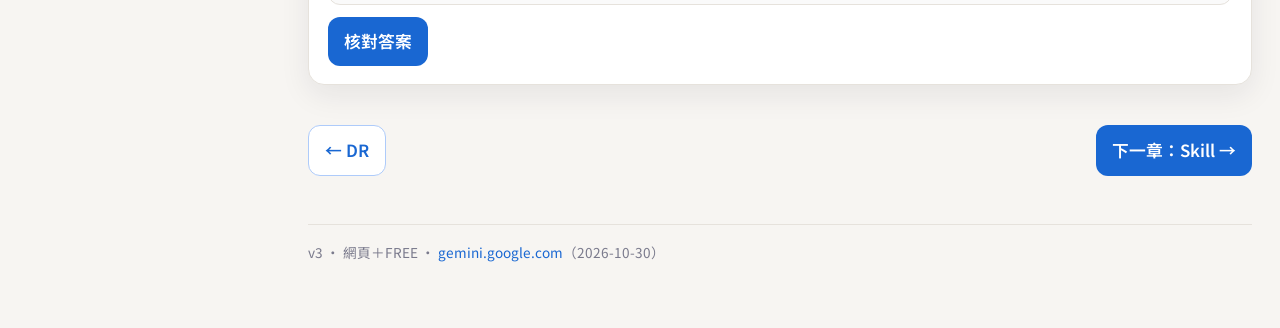
<file: chapters/ch04.html>
<!DOCTYPE html>
<html lang="zh-Hant-HK">
<head>
<meta charset="utf-8"/>
<meta name="viewport" content="width=device-width, initial-scale=1"/>
<title>第四章 · Canvas</title>
<link rel="preconnect" href="https://fonts.googleapis.com"/>
<link rel="stylesheet" href="https://fonts.googleapis.com/css2?family=Noto+Sans+TC:wght@400;500;700;900&family=JetBrains+Mono:wght@400;600&display=swap"/>
<link rel="stylesheet" href="../css/styles.css"/>
</head>
<body data-page="ch04">
<div class="overlay"></div>
<div class="topbar">
  <button class="menu-btn" data-menu type="button">☰ 目錄</button>
  <strong>Gemini 使用教學 <span class="version-pill">v3</span></strong>
</div>
<div class="layout">
<aside class="sidebar">
  <div class="brand"><div class="brand-mark">G</div><div><h1>Gemini 使用教學</h1><p>v3 · FREE 網頁實作</p></div></div>
  <div class="progress-wrap">
    <div class="progress-label"><span>學習進度</span><span data-progress-text>0%</span></div>
    <div class="progress-bar"><span data-progress-fill></span></div>
  </div>
  <nav class="nav"><div class="nav-section">導覽</div>
<a href="../index.html" data-page="index">總覽</a>
<a href="../chapters/preface.html" data-page="preface">導讀・選工具與平台</a>
<a href="../chapters/ch01.html" data-page="ch01">第一章・網頁版上手（FREE）</a>
<a href="../chapters/ch02.html" data-page="ch02">第二章・提示詞 CASE</a>
<a href="../chapters/ch03.html" data-page="ch03">第三章・Deep Research</a>
<a href="../chapters/ch04.html" data-page="ch04">第四章・Canvas</a>
<a href="../chapters/ch05.html" data-page="ch05">第五章・Skill</a>
<a href="../chapters/ch06.html" data-page="ch06">第六章・Gemini Notebook</a>
<a href="../chapters/ch07.html" data-page="ch07">第七章・帳號 FREE 與用量</a>
<a href="../chapters/ch08.html" data-page="ch08">第八章・瀏覽器與 Extension</a>
<a href="../chapters/epilogue.html" data-page="epilogue">結語・檢查清單</a>
<div class="nav-section">動手做</div>
<a href="../practice/index.html" data-page="practice">實作走讀（網頁）</a>
<a href="../downloads/index.html" data-page="downloads">下載中心</a></nav>
</aside>
<main class="main"><div class="container">

<nav class="breadcrumb"><a href="../index.html">總覽</a> / 第四章</nav>
<header class="page-head">
  <div class="eyebrow">第四章 · Canvas</div>
  <h2>邊寫邊改的導賞單頁</h2>
  <div class="badge-row"><span class="badge free">Free</span></div>
</header>
<div class="scene"><span class="scene-tag">CASE</span>把整理後的 12 分鐘導賞做成可分享的單頁 HTML 結構（標題／三展項／回家三問）。</div>
<section class="card">
  <figure class="figure"><img src="../assets/svg/canvas-layout.svg" alt="Canvas 佈局" style="width:100%;max-width:720px"/></figure>
  <ol class="steps">
    <li class="step"><h4>＋選單開啟 Canvas</h4>
      <div class="shot-slot has-shot"><figure class="shot"><img src="../assets/shots/19-web-canvas-open.png" alt="Canvas 開啟" loading="lazy"/><figcaption><span class="badge paid">Paid／示範曾用 Pro；本課主線 FREE</span> Canvas 工作區</figcaption></figure></div>
<div class="shot-slot has-shot"><figure class="shot"><img src="../assets/shots/f07-free-canvas.png" alt="Canvas 工作區" loading="lazy"/><figcaption><span class="badge free">FREE 功能線</span> 網頁版 · FREE 功能線（popsciedu）；個資已遮黑</figcaption></figure></div>
<div class="callout warn"><p><strong>示範帳訂閱徽章可能與 FREE 功能線不一致</strong>（以功能線／使用者指定分工為準：popsciedu＝FREE、wayneleong＝Plus、awwgj4p65t＝Pro）。</p></div>
    </li>
    <li class="step"><h4>貼上導賞要點，要求輸出單頁結構</h4>
      <div class="mat-links"><a href="../materials/tour-script-force-energy.md">tour-script</a><a class="out" href="../outputs/tour-script-cleaned.md">cleaned</a></div>
    </li>
    <li class="step"><h4>選取段落改寫（非 50/50 並排誤解）</h4>
      <div class="shot-slot has-shot"><figure class="shot"><img src="../assets/shots/20-web-canvas-select-edit.png" alt="選取編輯" loading="lazy"/><figcaption><span class="badge paid">Paid／示範曾用 Pro；本課主線 FREE</span> 選取後浮動修改</figcaption></figure></div>
    </li>
    <li class="step"><h4>對照可開的示範 HTML</h4>
      <div class="mat-links"><a class="out" href="../outputs/canvas-force-energy.html">打開 canvas-force-energy.html</a></div>
    </li>
  </ol>
</section>
<section class="quiz" data-quiz="c4q1" data-answer="B" data-ok="對。" data-bad="再看步驟。">
  <h3>C4Q1</h3>
  <p>本課 Canvas CASE 的產出目標是？</p>
  <label><input type="radio" name="c4q1" value="A"/> <strong>A.</strong> 只回一句「好的」</label>
  <label><input type="radio" name="c4q1" value="B"/> <strong>B.</strong> 家庭導賞單頁結構（可對照示範 HTML）</label>
  <label><input type="radio" name="c4q1" value="C"/> <strong>C.</strong> 必須產出付費影片</label>
  <label><input type="radio" name="c4q1" value="D"/> <strong>D.</strong> 刪除所有材料</label>
  <div class="quiz-actions"><button type="button" class="btn" data-check>核對答案</button></div>
  <div class="feedback"></div>
</section>
<div class="pager"><a class="btn secondary" href="ch03.html">← DR</a><a class="btn" href="ch05.html">下一章：Skill →</a></div>

<div class="footer-note">v3 · 網頁＋FREE · <a href="https://gemini.google.com" target="_blank" rel="noopener">gemini.google.com</a>（2026-10-30）</div>
</div></main></div>
<script src="../js/app.js"></script>
<script src="../js/quiz.js"></script>
</body></html>
</file>
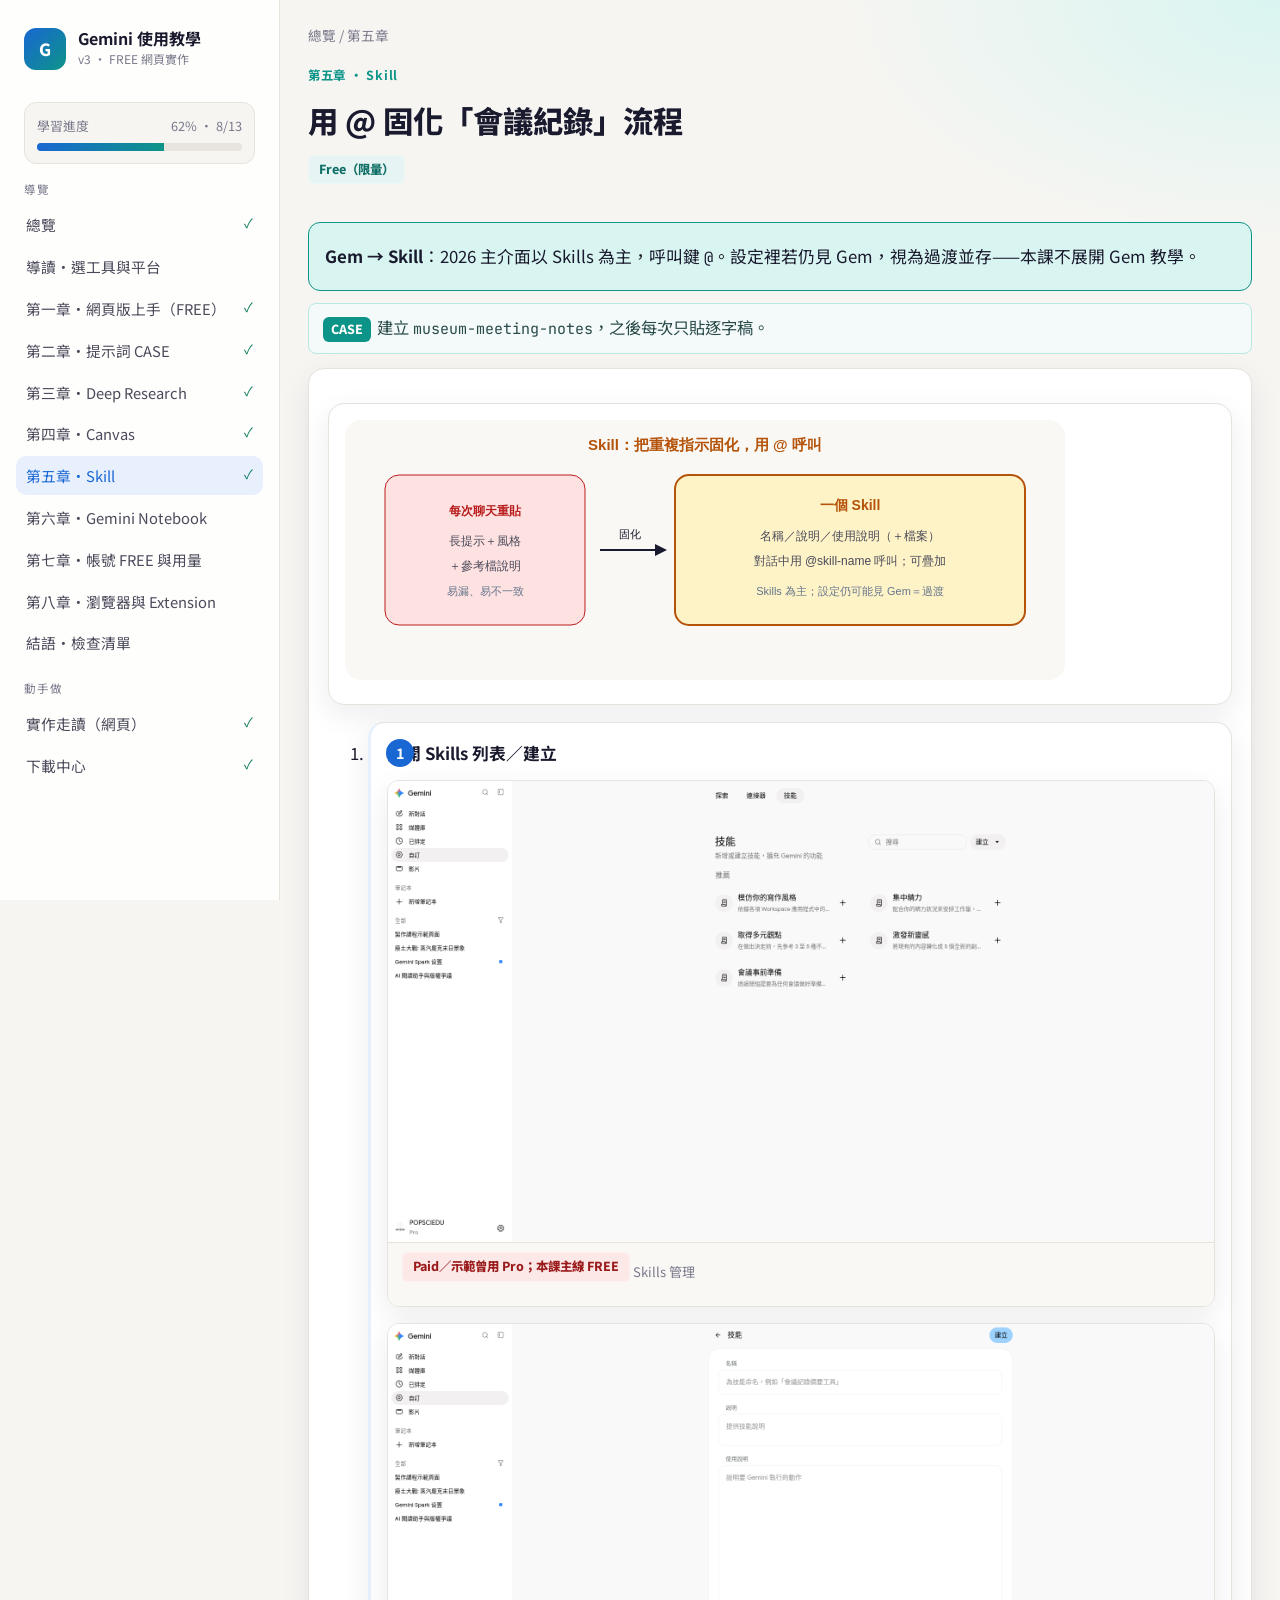
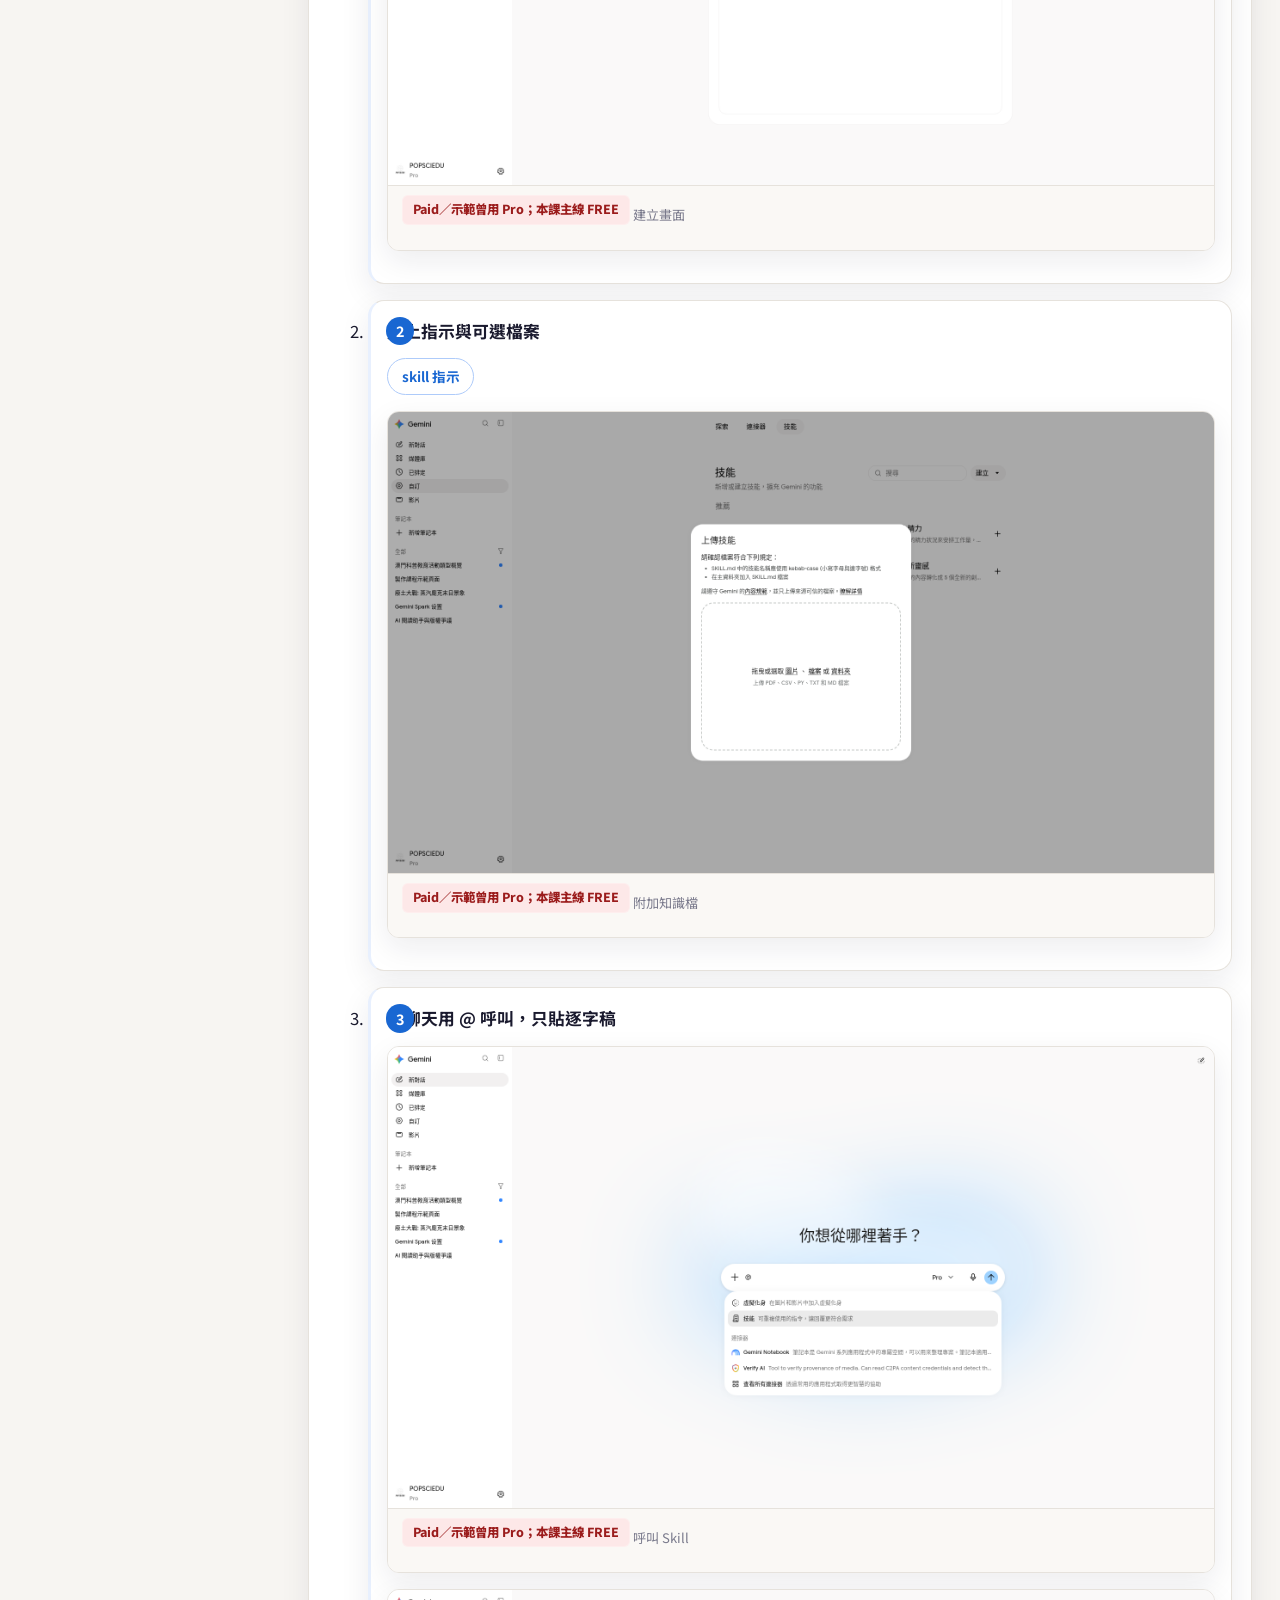
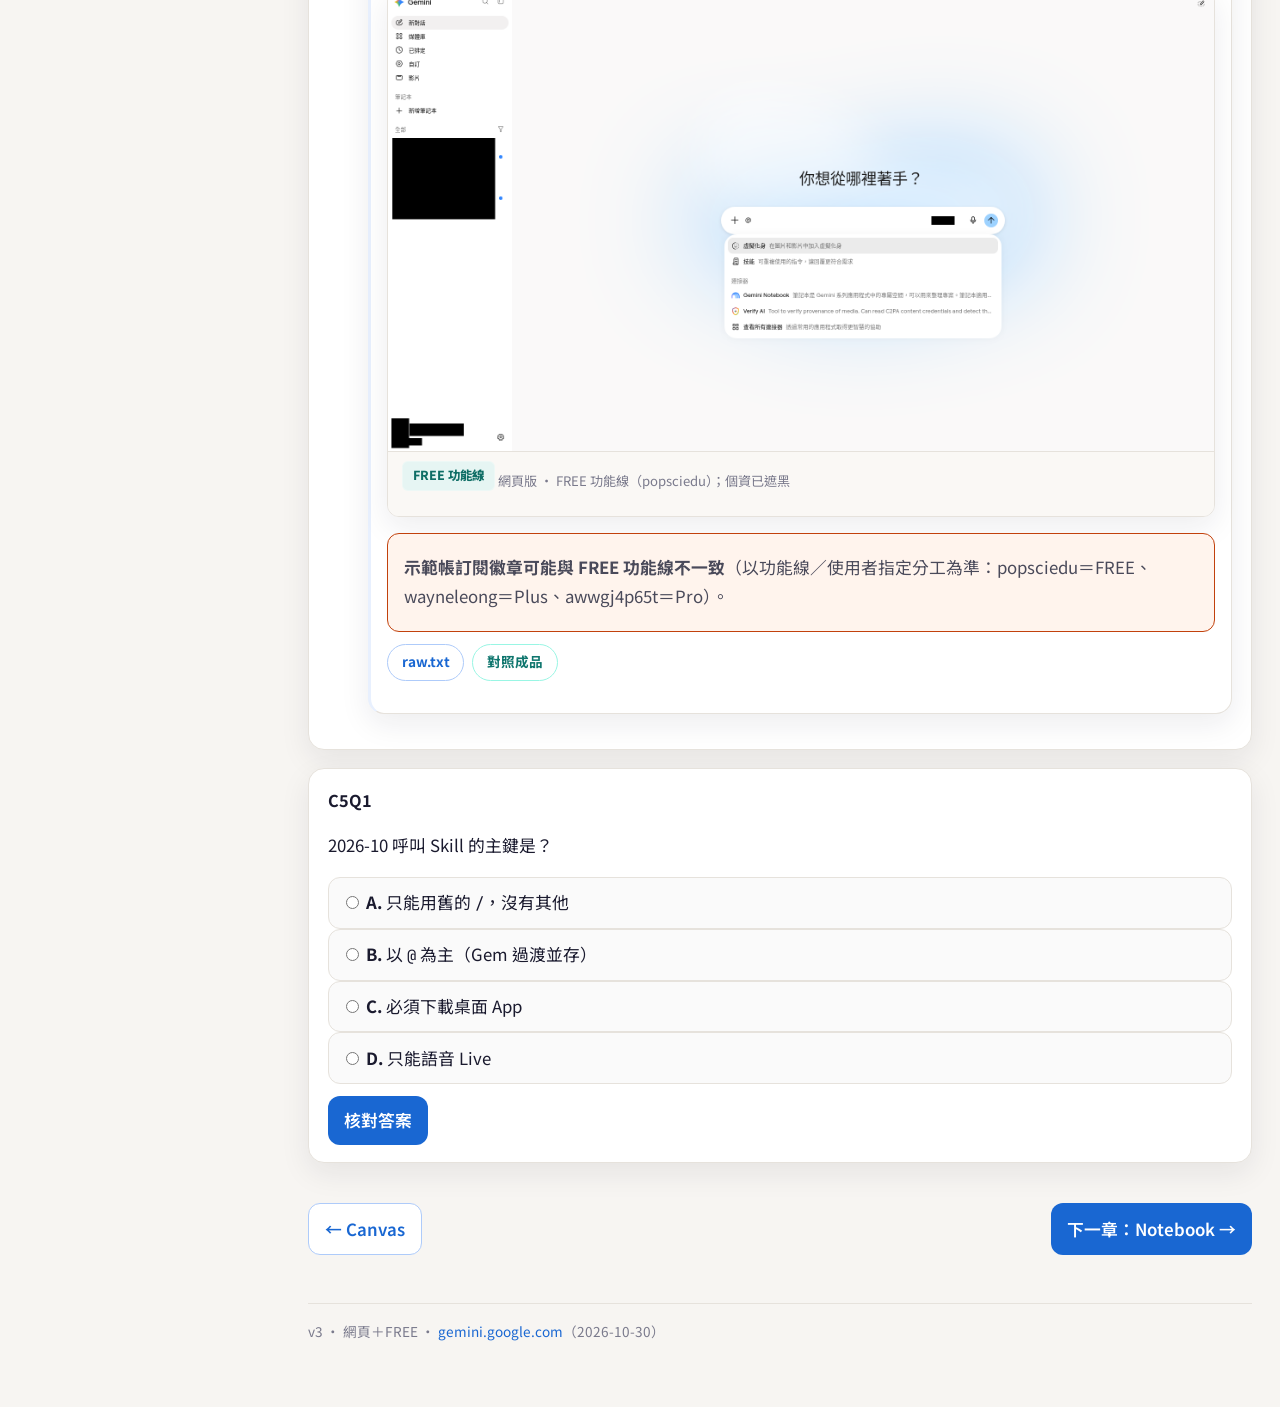
<file: chapters/ch05.html>
<!DOCTYPE html>
<html lang="zh-Hant-HK">
<head>
<meta charset="utf-8"/>
<meta name="viewport" content="width=device-width, initial-scale=1"/>
<title>第五章 · Skill</title>
<link rel="preconnect" href="https://fonts.googleapis.com"/>
<link rel="stylesheet" href="https://fonts.googleapis.com/css2?family=Noto+Sans+TC:wght@400;500;700;900&family=JetBrains+Mono:wght@400;600&display=swap"/>
<link rel="stylesheet" href="../css/styles.css"/>
</head>
<body data-page="ch05">
<div class="overlay"></div>
<div class="topbar">
  <button class="menu-btn" data-menu type="button">☰ 目錄</button>
  <strong>Gemini 使用教學 <span class="version-pill">v3</span></strong>
</div>
<div class="layout">
<aside class="sidebar">
  <div class="brand"><div class="brand-mark">G</div><div><h1>Gemini 使用教學</h1><p>v3 · FREE 網頁實作</p></div></div>
  <div class="progress-wrap">
    <div class="progress-label"><span>學習進度</span><span data-progress-text>0%</span></div>
    <div class="progress-bar"><span data-progress-fill></span></div>
  </div>
  <nav class="nav"><div class="nav-section">導覽</div>
<a href="../index.html" data-page="index">總覽</a>
<a href="../chapters/preface.html" data-page="preface">導讀・選工具與平台</a>
<a href="../chapters/ch01.html" data-page="ch01">第一章・網頁版上手（FREE）</a>
<a href="../chapters/ch02.html" data-page="ch02">第二章・提示詞 CASE</a>
<a href="../chapters/ch03.html" data-page="ch03">第三章・Deep Research</a>
<a href="../chapters/ch04.html" data-page="ch04">第四章・Canvas</a>
<a href="../chapters/ch05.html" data-page="ch05">第五章・Skill</a>
<a href="../chapters/ch06.html" data-page="ch06">第六章・Gemini Notebook</a>
<a href="../chapters/ch07.html" data-page="ch07">第七章・帳號 FREE 與用量</a>
<a href="../chapters/ch08.html" data-page="ch08">第八章・瀏覽器與 Extension</a>
<a href="../chapters/epilogue.html" data-page="epilogue">結語・檢查清單</a>
<div class="nav-section">動手做</div>
<a href="../practice/index.html" data-page="practice">實作走讀（網頁）</a>
<a href="../downloads/index.html" data-page="downloads">下載中心</a></nav>
</aside>
<main class="main"><div class="container">

<nav class="breadcrumb"><a href="../index.html">總覽</a> / 第五章</nav>
<header class="page-head">
  <div class="eyebrow">第五章 · Skill</div>
  <h2>用 @ 固化「會議紀錄」流程</h2>
  <div class="badge-row"><span class="badge free">Free（限量）</span></div>
</header>
<div class="callout tip"><p><strong>Gem → Skill</strong>：2026 主介面以 Skills 為主，呼叫鍵 <code>@</code>。設定裡若仍見 Gem，視為過渡並存——本課不展開 Gem 教學。</p></div>
<div class="scene"><span class="scene-tag">CASE</span>建立 <code>museum-meeting-notes</code>，之後每次只貼逐字稿。</div>
<section class="card">
  <figure class="figure"><img src="../assets/svg/skill-solidify.svg" alt="Skill" style="width:100%;max-width:720px"/></figure>
  <ol class="steps">
    <li class="step"><h4>打開 Skills 列表／建立</h4>
      <div class="shot-slot has-shot"><figure class="shot"><img src="../assets/shots/46-web-skills-list.png" alt="Skills 列表" loading="lazy"/><figcaption><span class="badge paid">Paid／示範曾用 Pro；本課主線 FREE</span> Skills 管理</figcaption></figure></div>
      <div class="shot-slot has-shot"><figure class="shot"><img src="../assets/shots/23-web-skill-create.png" alt="建立 Skill" loading="lazy"/><figcaption><span class="badge paid">Paid／示範曾用 Pro；本課主線 FREE</span> 建立畫面</figcaption></figure></div>
    </li>
    <li class="step"><h4>貼上指示與可選檔案</h4>
      <div class="mat-links"><a href="../materials/skill-museum-meeting-notes.md">skill 指示</a></div>
      <div class="shot-slot has-shot"><figure class="shot"><img src="../assets/shots/24-web-skill-files.png" alt="Skill 檔案" loading="lazy"/><figcaption><span class="badge paid">Paid／示範曾用 Pro；本課主線 FREE</span> 附加知識檔</figcaption></figure></div>
    </li>
    <li class="step"><h4>新聊天用 @ 呼叫，只貼逐字稿</h4>
      <div class="shot-slot has-shot"><figure class="shot"><img src="../assets/shots/25-web-skill-invoke.png" alt="@ 呼叫" loading="lazy"/><figcaption><span class="badge paid">Paid／示範曾用 Pro；本課主線 FREE</span> 呼叫 Skill</figcaption></figure></div>
<div class="shot-slot has-shot"><figure class="shot"><img src="../assets/shots/f08-free-skill-at.png" alt="Skill @ 呼叫" loading="lazy"/><figcaption><span class="badge free">FREE 功能線</span> 網頁版 · FREE 功能線（popsciedu）；個資已遮黑</figcaption></figure></div>
<div class="callout warn"><p><strong>示範帳訂閱徽章可能與 FREE 功能線不一致</strong>（以功能線／使用者指定分工為準：popsciedu＝FREE、wayneleong＝Plus、awwgj4p65t＝Pro）。</p></div>
      <div class="mat-links"><a href="../materials/meeting-notes-raw.txt">raw.txt</a><a class="out" href="../outputs/meeting-notes-cleaned.md">對照成品</a></div>
    </li>
  </ol>
</section>
<section class="quiz" data-quiz="c5q1" data-answer="B" data-ok="@" data-bad="看章首。">
  <h3>C5Q1</h3>
  <p>2026-10 呼叫 Skill 的主鍵是？</p>
  <label><input type="radio" name="c5q1" value="A"/> <strong>A.</strong> 只能用舊的 <code>/</code>，沒有其他</label>
  <label><input type="radio" name="c5q1" value="B"/> <strong>B.</strong> 以 <code>@</code> 為主（Gem 過渡並存）</label>
  <label><input type="radio" name="c5q1" value="C"/> <strong>C.</strong> 必須下載桌面 App</label>
  <label><input type="radio" name="c5q1" value="D"/> <strong>D.</strong> 只能語音 Live</label>
  <div class="quiz-actions"><button type="button" class="btn" data-check>核對答案</button></div>
  <div class="feedback"></div>
</section>
<div class="pager"><a class="btn secondary" href="ch04.html">← Canvas</a><a class="btn" href="ch06.html">下一章：Notebook →</a></div>

<div class="footer-note">v3 · 網頁＋FREE · <a href="https://gemini.google.com" target="_blank" rel="noopener">gemini.google.com</a>（2026-10-30）</div>
</div></main></div>
<script src="../js/app.js"></script>
<script src="../js/quiz.js"></script>
</body></html>
</file>
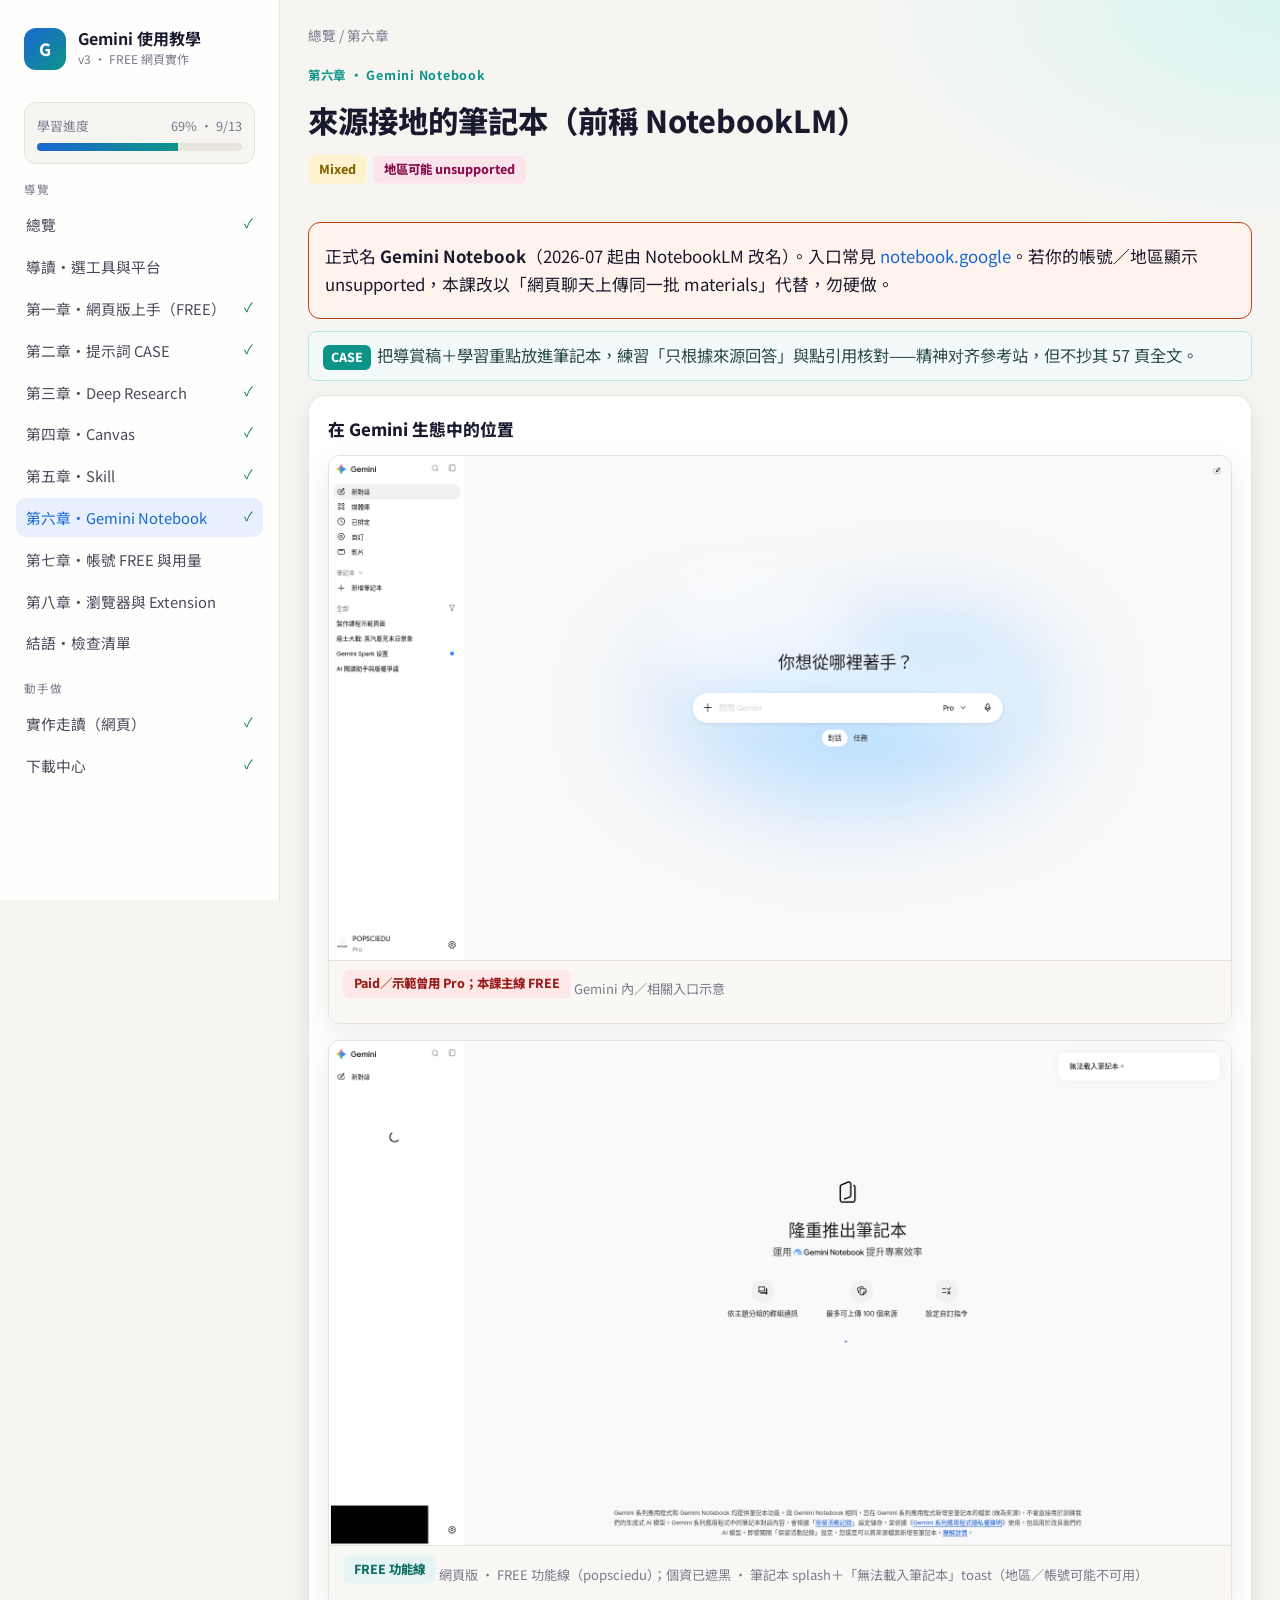
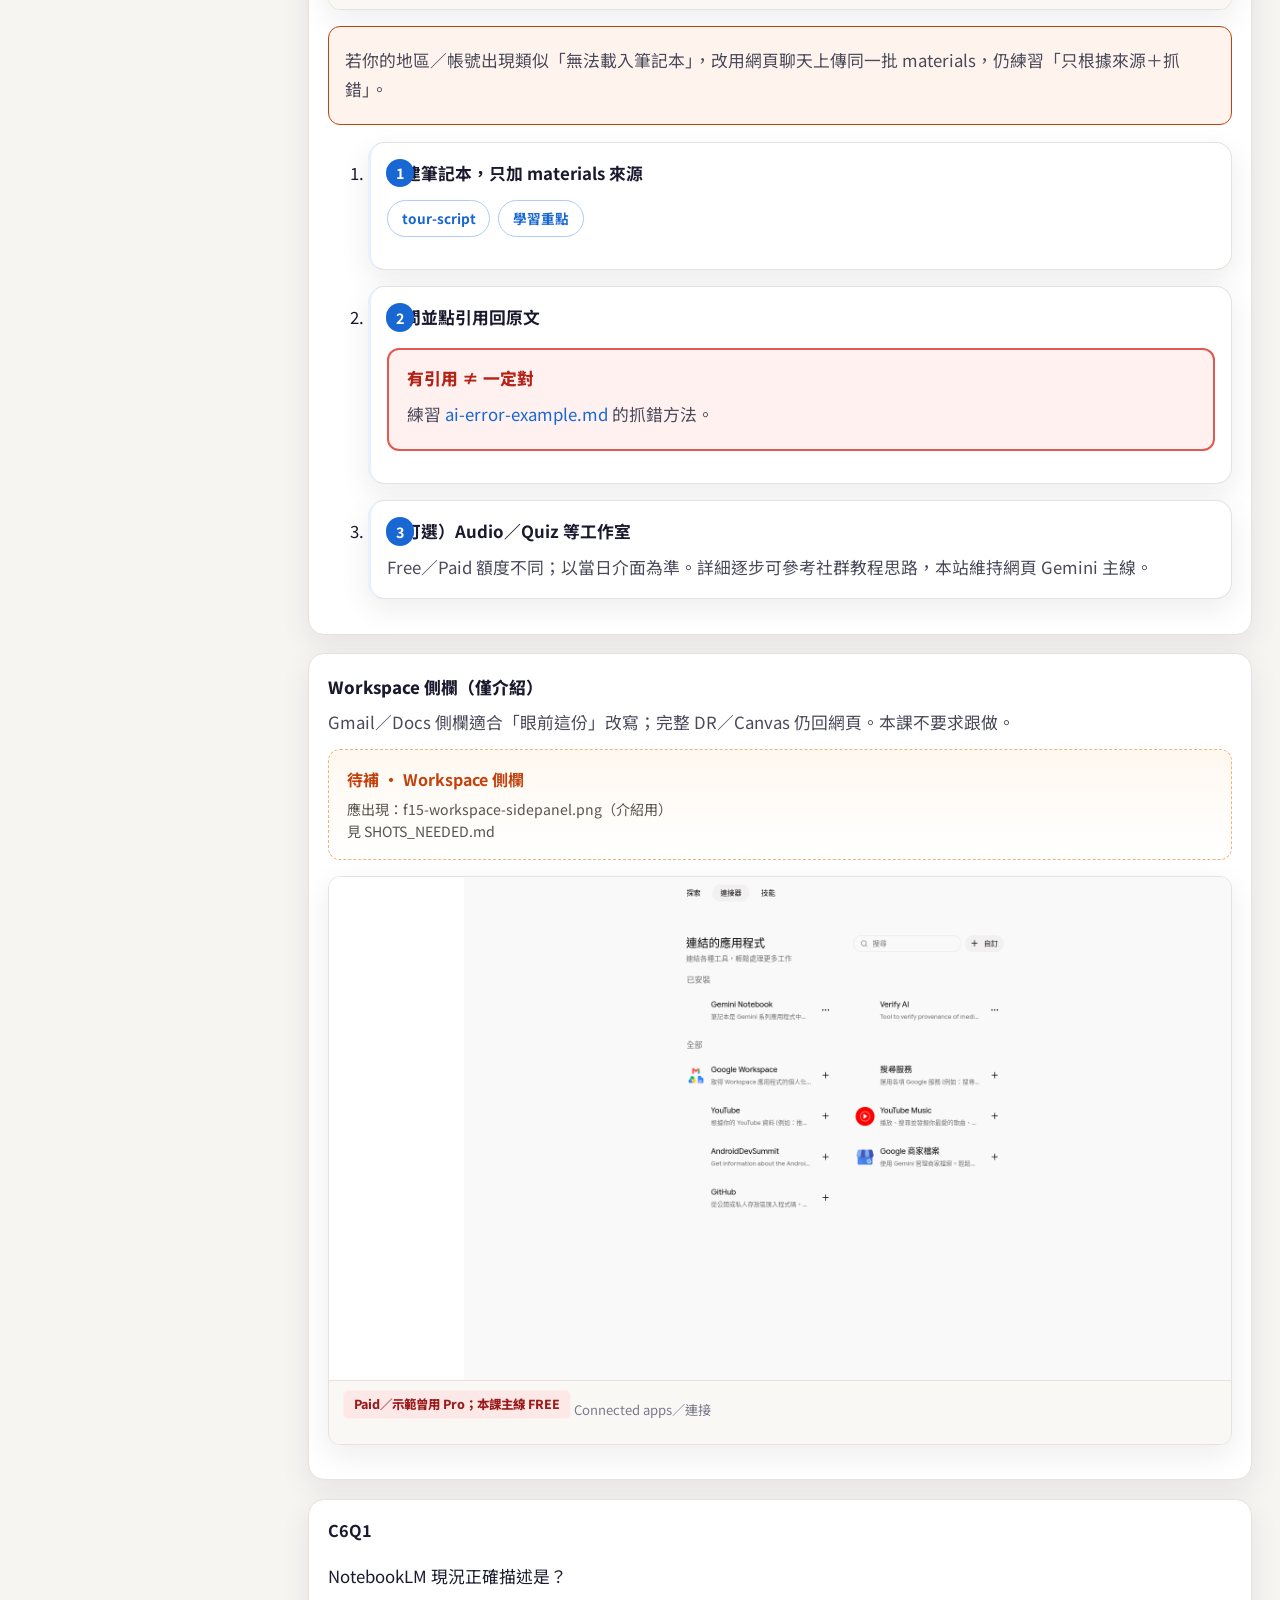
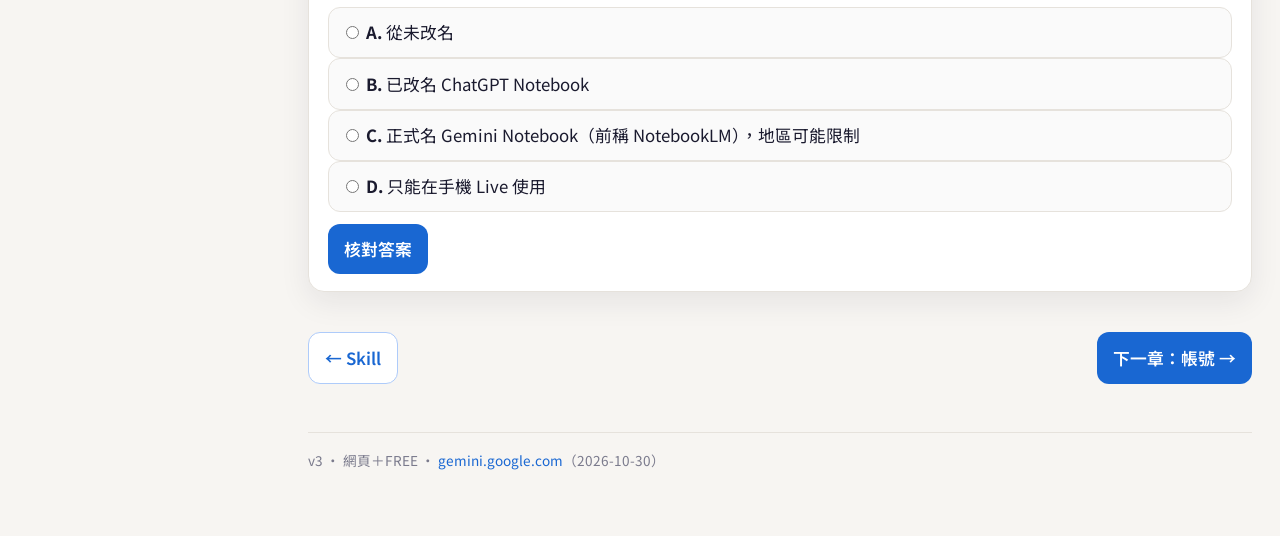
<file: chapters/ch06.html>
<!DOCTYPE html>
<html lang="zh-Hant-HK">
<head>
<meta charset="utf-8"/>
<meta name="viewport" content="width=device-width, initial-scale=1"/>
<title>第六章 · Gemini Notebook</title>
<link rel="preconnect" href="https://fonts.googleapis.com"/>
<link rel="stylesheet" href="https://fonts.googleapis.com/css2?family=Noto+Sans+TC:wght@400;500;700;900&family=JetBrains+Mono:wght@400;600&display=swap"/>
<link rel="stylesheet" href="../css/styles.css"/>
</head>
<body data-page="ch06">
<div class="overlay"></div>
<div class="topbar">
  <button class="menu-btn" data-menu type="button">☰ 目錄</button>
  <strong>Gemini 使用教學 <span class="version-pill">v3</span></strong>
</div>
<div class="layout">
<aside class="sidebar">
  <div class="brand"><div class="brand-mark">G</div><div><h1>Gemini 使用教學</h1><p>v3 · FREE 網頁實作</p></div></div>
  <div class="progress-wrap">
    <div class="progress-label"><span>學習進度</span><span data-progress-text>0%</span></div>
    <div class="progress-bar"><span data-progress-fill></span></div>
  </div>
  <nav class="nav"><div class="nav-section">導覽</div>
<a href="../index.html" data-page="index">總覽</a>
<a href="../chapters/preface.html" data-page="preface">導讀・選工具與平台</a>
<a href="../chapters/ch01.html" data-page="ch01">第一章・網頁版上手（FREE）</a>
<a href="../chapters/ch02.html" data-page="ch02">第二章・提示詞 CASE</a>
<a href="../chapters/ch03.html" data-page="ch03">第三章・Deep Research</a>
<a href="../chapters/ch04.html" data-page="ch04">第四章・Canvas</a>
<a href="../chapters/ch05.html" data-page="ch05">第五章・Skill</a>
<a href="../chapters/ch06.html" data-page="ch06">第六章・Gemini Notebook</a>
<a href="../chapters/ch07.html" data-page="ch07">第七章・帳號 FREE 與用量</a>
<a href="../chapters/ch08.html" data-page="ch08">第八章・瀏覽器與 Extension</a>
<a href="../chapters/epilogue.html" data-page="epilogue">結語・檢查清單</a>
<div class="nav-section">動手做</div>
<a href="../practice/index.html" data-page="practice">實作走讀（網頁）</a>
<a href="../downloads/index.html" data-page="downloads">下載中心</a></nav>
</aside>
<main class="main"><div class="container">

<nav class="breadcrumb"><a href="../index.html">總覽</a> / 第六章</nav>
<header class="page-head">
  <div class="eyebrow">第六章 · Gemini Notebook</div>
  <h2>來源接地的筆記本（前稱 NotebookLM）</h2>
  <div class="badge-row"><span class="badge mixed">Mixed</span><span class="badge risk">地區可能 unsupported</span></div>
</header>
<div class="callout warn"><p>正式名 <strong>Gemini Notebook</strong>（2026-07 起由 NotebookLM 改名）。入口常見 <a href="https://notebook.google/" target="_blank" rel="noopener">notebook.google</a>。若你的帳號／地區顯示 unsupported，本課改以「網頁聊天上傳同一批 materials」代替，勿硬做。</p></div>
<div class="scene"><span class="scene-tag">CASE</span>把導賞稿＋學習重點放進筆記本，練習「只根據來源回答」與點引用核對——精神对齐參考站，但不抄其 57 頁全文。</div>
<section class="card">
  <h3>在 Gemini 生態中的位置</h3>
  <div class="shot-slot has-shot"><figure class="shot"><img src="../assets/shots/51-web-notebook-in-gemini.png" alt="Notebook 入口" loading="lazy"/><figcaption><span class="badge paid">Paid／示範曾用 Pro；本課主線 FREE</span> Gemini 內／相關入口示意</figcaption></figure></div>
  <div class="shot-slot has-shot"><figure class="shot"><img src="../assets/shots/f10-notebook-region.png" alt="Gemini Notebook splash／無法載入" loading="lazy"/><figcaption><span class="badge free">FREE 功能線</span> 網頁版 · FREE 功能線（popsciedu）；個資已遮黑 · 筆記本 splash＋「無法載入筆記本」toast（地區／帳號可能不可用）</figcaption></figure></div>
  <div class="callout warn"><p>若你的地區／帳號出現類似「無法載入筆記本」，改用網頁聊天上傳同一批 materials，仍練習「只根據來源＋抓錯」。</p></div>
  <ol class="steps">
    <li class="step"><h4>新建筆記本，只加 materials 來源</h4>
      <div class="mat-links"><a href="../materials/tour-script-force-energy.md">tour-script</a><a href="../materials/visit-learning-points.md">學習重點</a></div>
    </li>
    <li class="step"><h4>提問並點引用回原文</h4>
      <div class="callout check"><div class="callout-h">有引用 ≠ 一定對</div>
      <p>練習 <a href="../outputs/ai-error-example.md">ai-error-example.md</a> 的抓錯方法。</p></div>
    </li>
    <li class="step"><h4>（可選）Audio／Quiz 等工作室</h4>
      <p>Free／Paid 額度不同；以當日介面為準。詳細逐步可參考社群教程思路，本站維持網頁 Gemini 主線。</p>
    </li>
  </ol>
</section>
<section class="card">
  <h3>Workspace 側欄（僅介紹）</h3>
  <p>Gmail／Docs 側欄適合「眼前這份」改寫；完整 DR／Canvas 仍回網頁。本課不要求跟做。</p>
  <div class="pending-shot"><strong>待補 · Workspace 側欄</strong><div class="expect">應出現：f15-workspace-sidepanel.png（介紹用）<br/>見 SHOTS_NEEDED.md</div></div>
  <div class="shot-slot has-shot"><figure class="shot"><img src="../assets/shots/34-web-apps-connections.png" alt="連接器" loading="lazy"/><figcaption><span class="badge paid">Paid／示範曾用 Pro；本課主線 FREE</span> Connected apps／連接</figcaption></figure></div>
</section>
<section class="quiz" data-quiz="c6q1" data-answer="C" data-ok="對。" data-bad="看章首。">
  <h3>C6Q1</h3>
  <p>NotebookLM 現況正確描述是？</p>
  <label><input type="radio" name="c6q1" value="A"/> <strong>A.</strong> 從未改名</label>
  <label><input type="radio" name="c6q1" value="B"/> <strong>B.</strong> 已改名 ChatGPT Notebook</label>
  <label><input type="radio" name="c6q1" value="C"/> <strong>C.</strong> 正式名 Gemini Notebook（前稱 NotebookLM），地區可能限制</label>
  <label><input type="radio" name="c6q1" value="D"/> <strong>D.</strong> 只能在手機 Live 使用</label>
  <div class="quiz-actions"><button type="button" class="btn" data-check>核對答案</button></div>
  <div class="feedback"></div>
</section>
<div class="pager"><a class="btn secondary" href="ch05.html">← Skill</a><a class="btn" href="ch07.html">下一章：帳號 →</a></div>

<div class="footer-note">v3 · 網頁＋FREE · <a href="https://gemini.google.com" target="_blank" rel="noopener">gemini.google.com</a>（2026-10-30）</div>
</div></main></div>
<script src="../js/app.js"></script>
<script src="../js/quiz.js"></script>
</body></html>
</file>
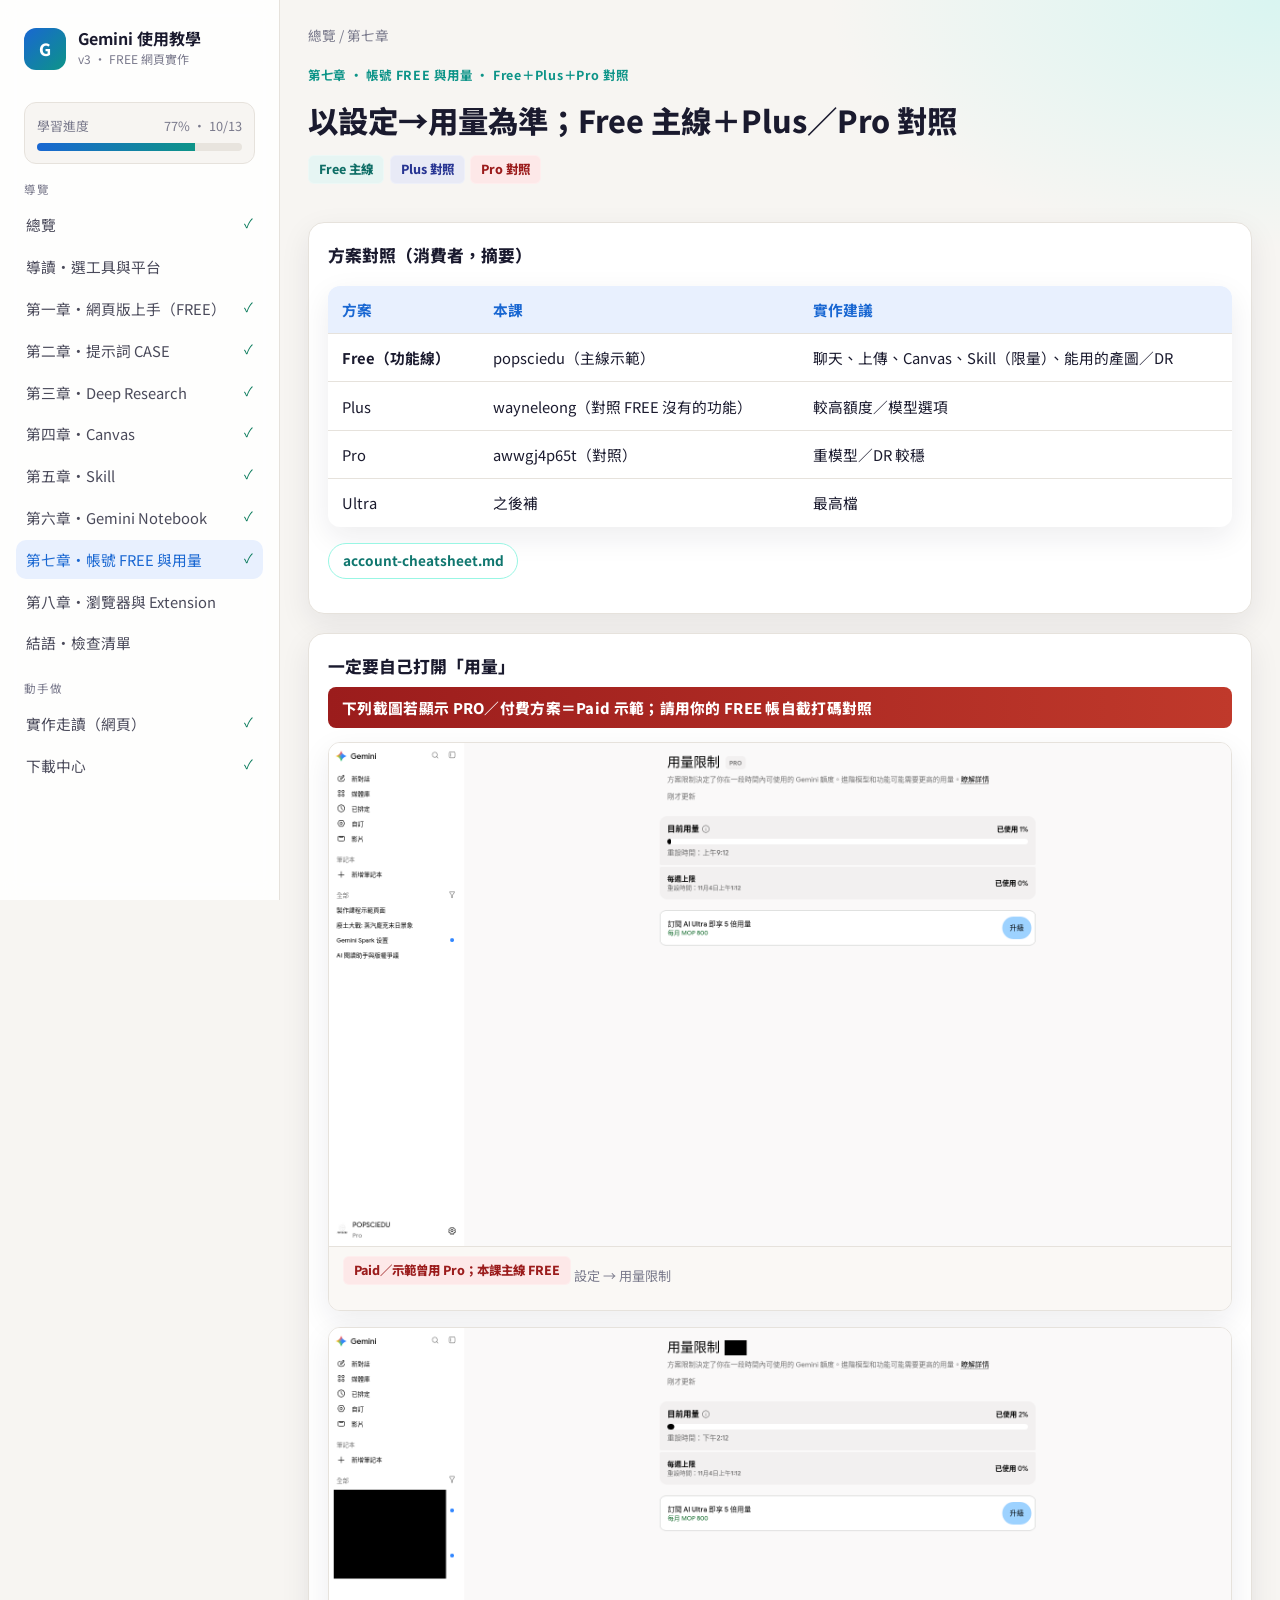
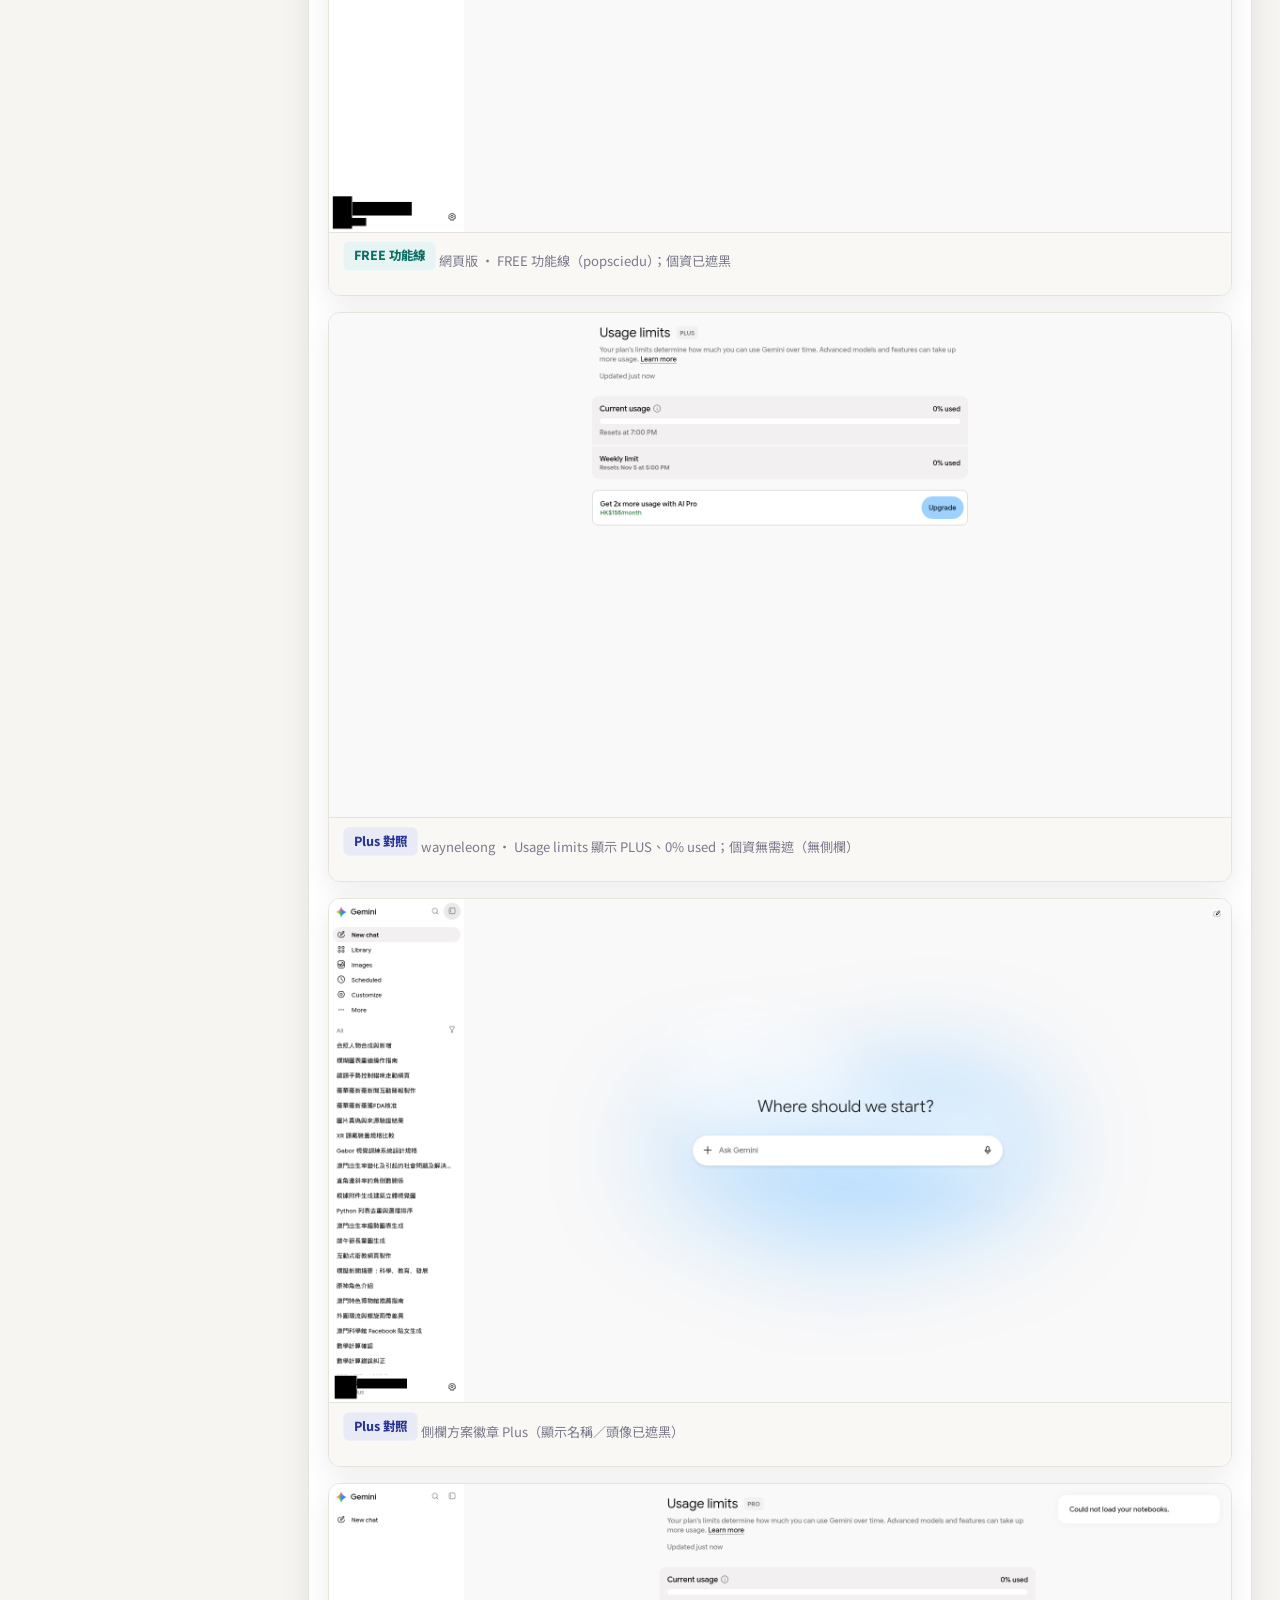
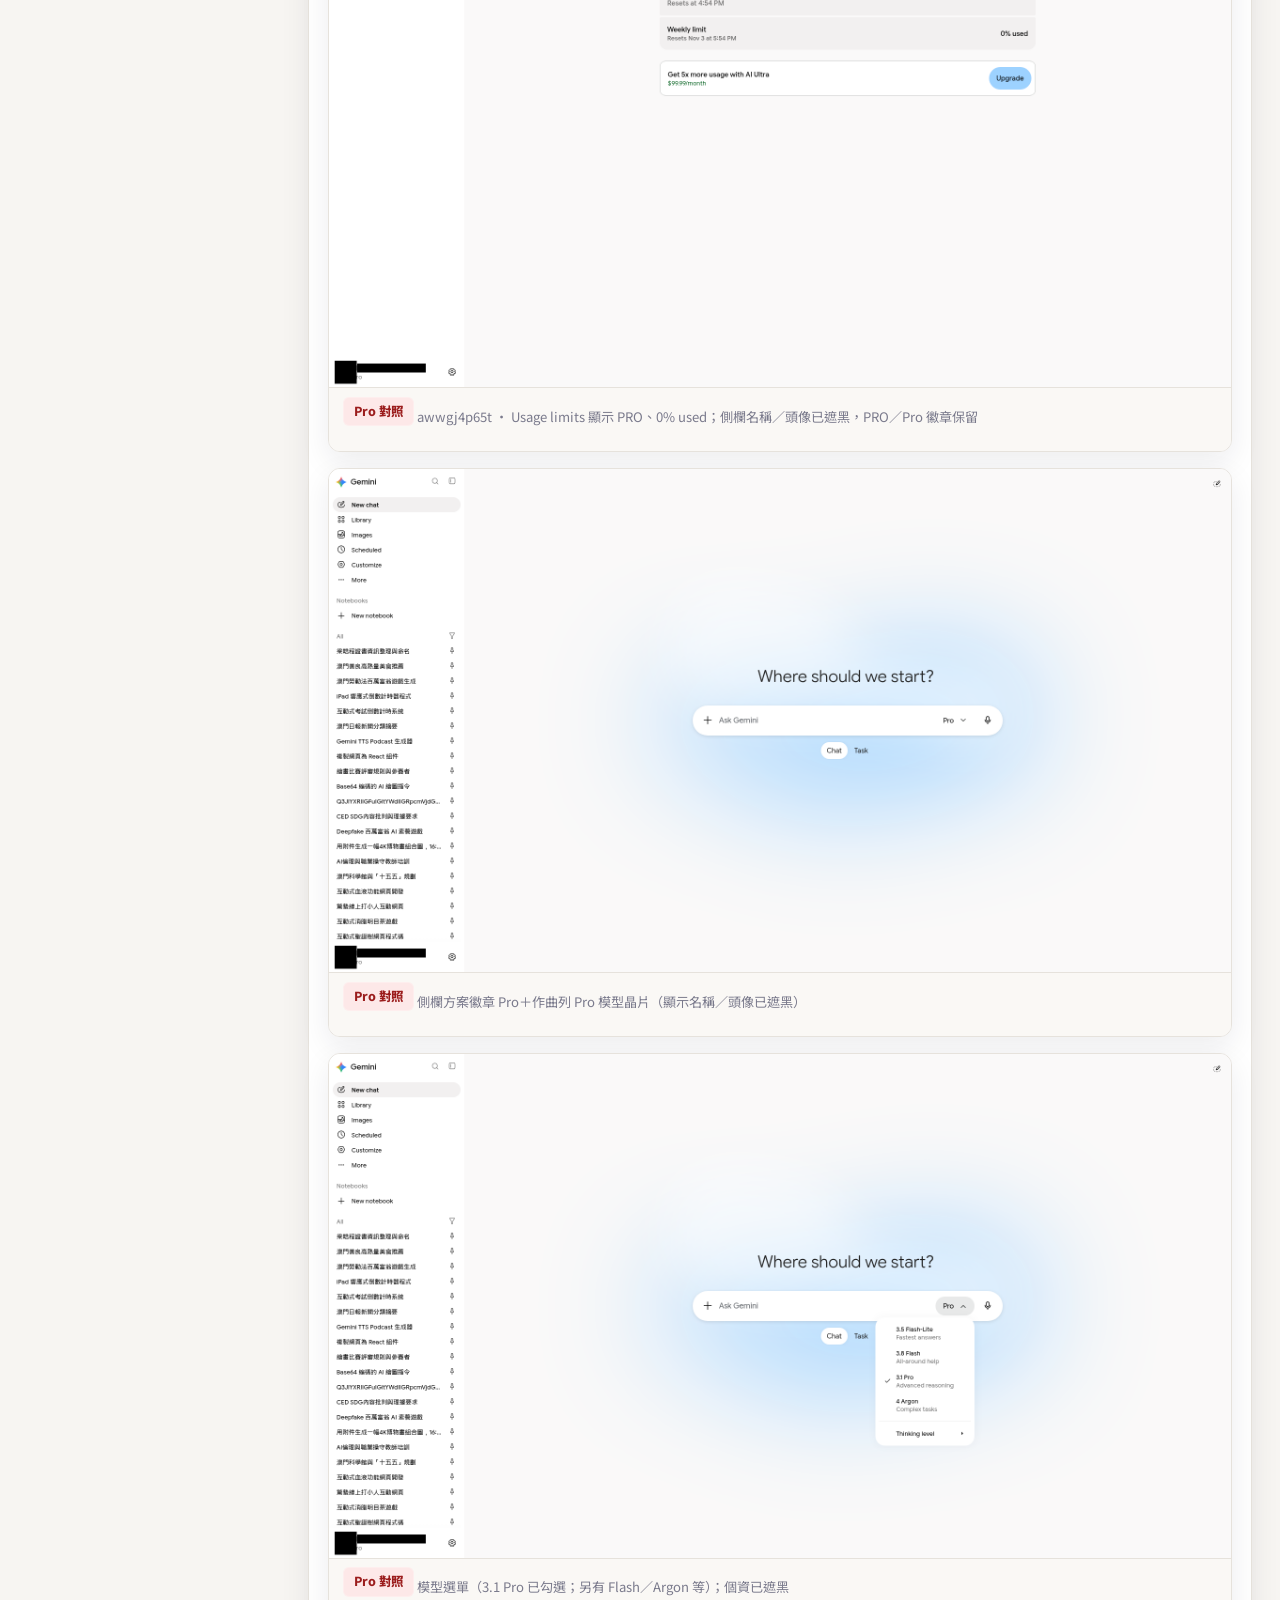
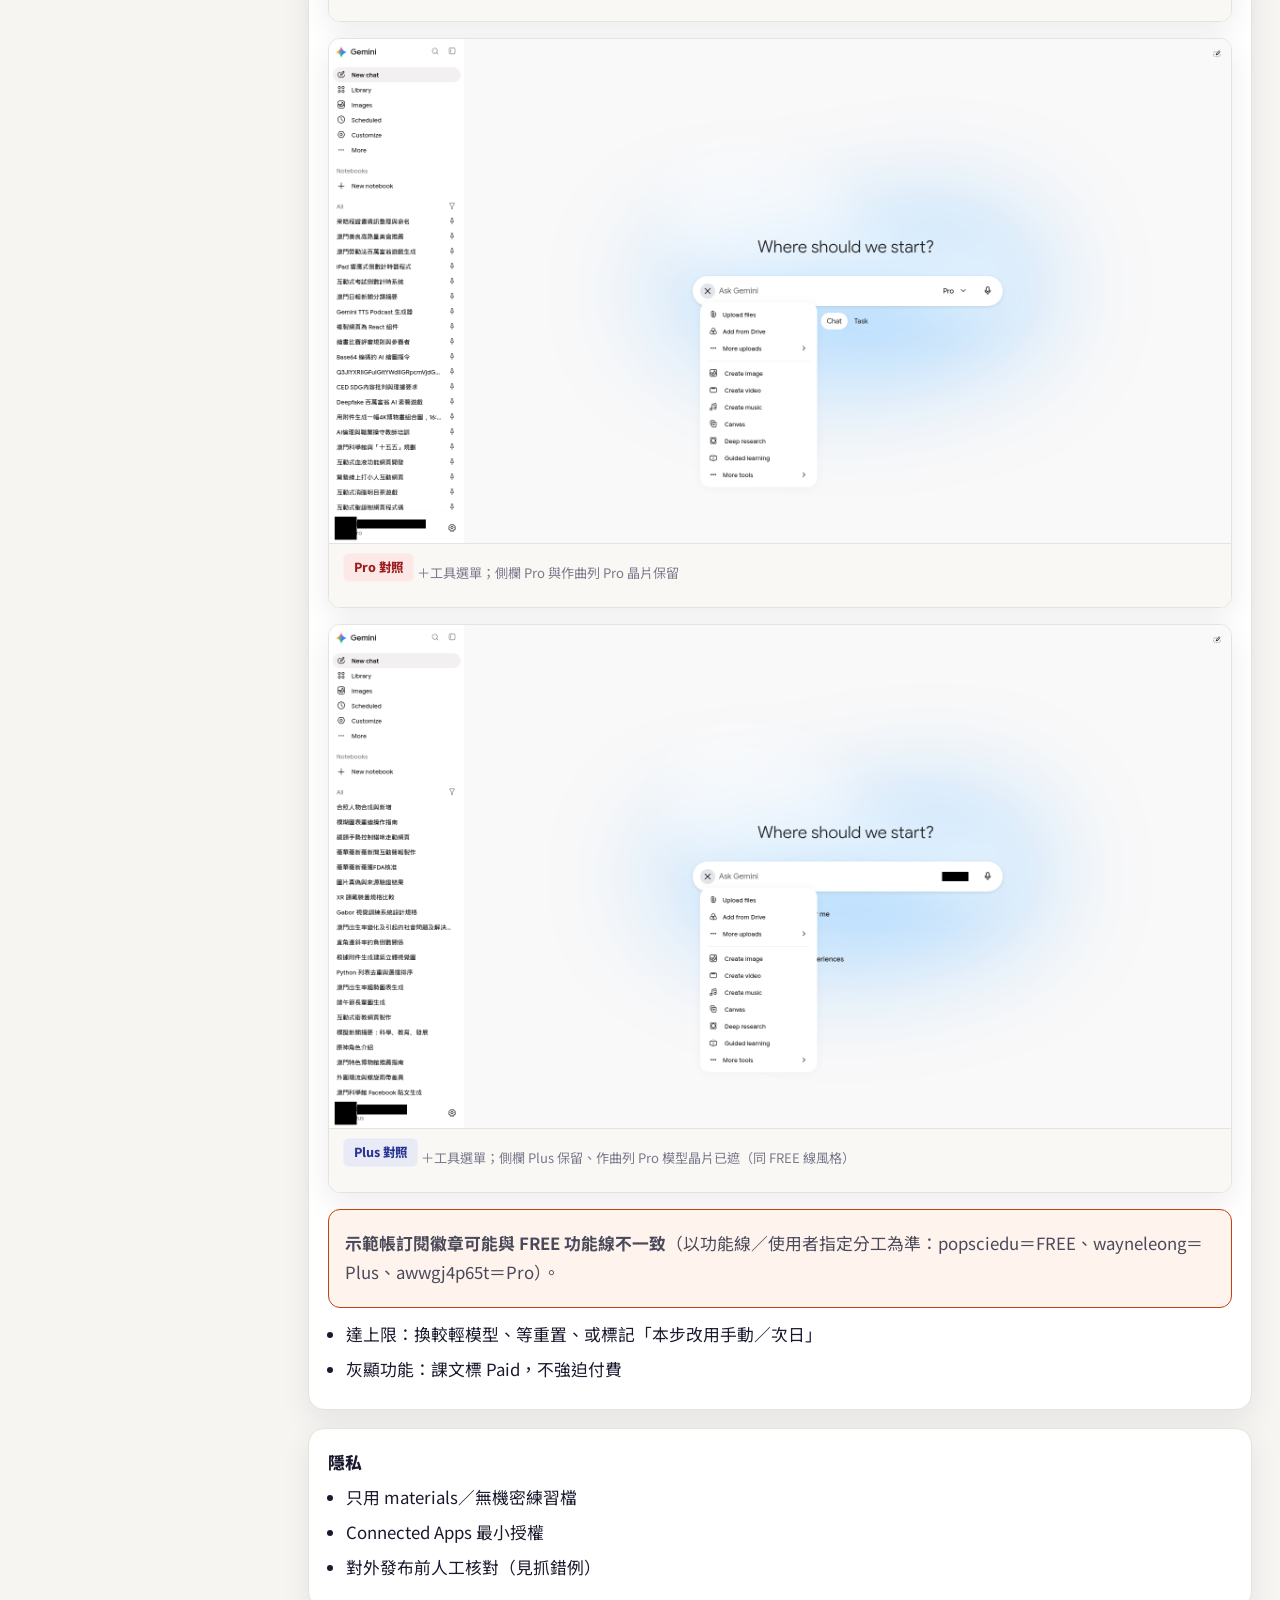
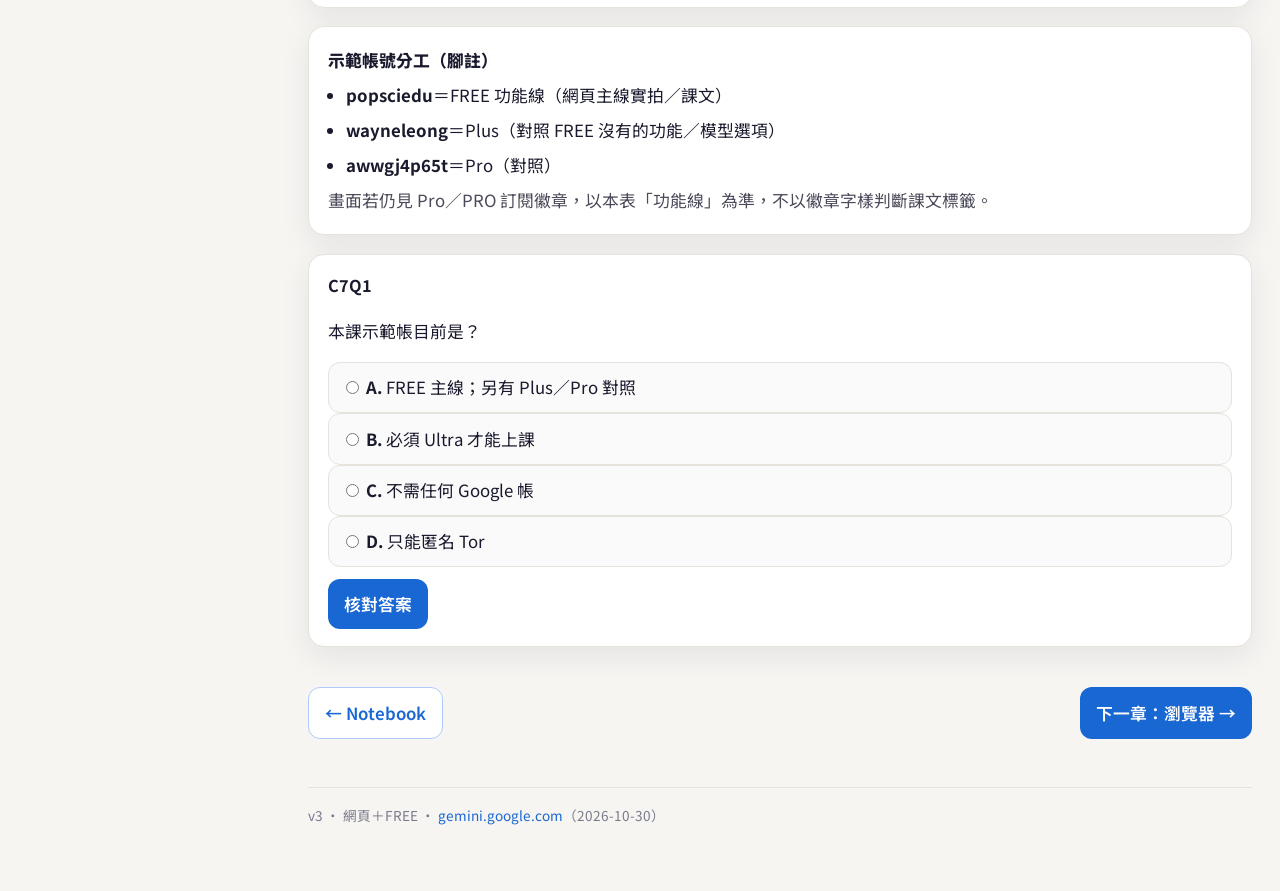
<file: chapters/ch07.html>
<!DOCTYPE html>
<html lang="zh-Hant-HK">
<head>
<meta charset="utf-8"/>
<meta name="viewport" content="width=device-width, initial-scale=1"/>
<title>第七章 · 帳號 FREE</title>
<link rel="preconnect" href="https://fonts.googleapis.com"/>
<link rel="stylesheet" href="https://fonts.googleapis.com/css2?family=Noto+Sans+TC:wght@400;500;700;900&family=JetBrains+Mono:wght@400;600&display=swap"/>
<link rel="stylesheet" href="../css/styles.css"/>
</head>
<body data-page="ch07">
<div class="overlay"></div>
<div class="topbar">
  <button class="menu-btn" data-menu type="button">☰ 目錄</button>
  <strong>Gemini 使用教學 <span class="version-pill">v3</span></strong>
</div>
<div class="layout">
<aside class="sidebar">
  <div class="brand"><div class="brand-mark">G</div><div><h1>Gemini 使用教學</h1><p>v3 · FREE 網頁實作</p></div></div>
  <div class="progress-wrap">
    <div class="progress-label"><span>學習進度</span><span data-progress-text>0%</span></div>
    <div class="progress-bar"><span data-progress-fill></span></div>
  </div>
  <nav class="nav"><div class="nav-section">導覽</div>
<a href="../index.html" data-page="index">總覽</a>
<a href="../chapters/preface.html" data-page="preface">導讀・選工具與平台</a>
<a href="../chapters/ch01.html" data-page="ch01">第一章・網頁版上手（FREE）</a>
<a href="../chapters/ch02.html" data-page="ch02">第二章・提示詞 CASE</a>
<a href="../chapters/ch03.html" data-page="ch03">第三章・Deep Research</a>
<a href="../chapters/ch04.html" data-page="ch04">第四章・Canvas</a>
<a href="../chapters/ch05.html" data-page="ch05">第五章・Skill</a>
<a href="../chapters/ch06.html" data-page="ch06">第六章・Gemini Notebook</a>
<a href="../chapters/ch07.html" data-page="ch07">第七章・帳號 FREE 與用量</a>
<a href="../chapters/ch08.html" data-page="ch08">第八章・瀏覽器與 Extension</a>
<a href="../chapters/epilogue.html" data-page="epilogue">結語・檢查清單</a>
<div class="nav-section">動手做</div>
<a href="../practice/index.html" data-page="practice">實作走讀（網頁）</a>
<a href="../downloads/index.html" data-page="downloads">下載中心</a></nav>
</aside>
<main class="main"><div class="container">

<nav class="breadcrumb"><a href="../index.html">總覽</a> / 第七章</nav>
<header class="page-head">
  <div class="eyebrow">第七章 · 帳號 FREE 與用量 · Free＋Plus＋Pro 對照</div>
  <h2>以設定→用量為準；Free 主線＋Plus／Pro 對照</h2>
  <div class="badge-row"><span class="badge free">Free 主線</span><span class="badge plus">Plus 對照</span><span class="badge pro">Pro 對照</span></div>
</header>
<section class="card">
  <h3>方案對照（消費者，摘要）</h3>
  <table class="simple">
    <thead><tr><th>方案</th><th>本課</th><th>實作建議</th></tr></thead>
    <tbody>
      <tr><td><strong>Free（功能線）</strong></td><td>popsciedu（主線示範）</td><td>聊天、上傳、Canvas、Skill（限量）、能用的產圖／DR</td></tr>
      <tr><td>Plus</td><td>wayneleong（對照 FREE 沒有的功能）</td><td>較高額度／模型選項</td></tr>
      <tr><td>Pro</td><td>awwgj4p65t（對照）</td><td>重模型／DR 較穩</td></tr>
      <tr><td>Ultra</td><td>之後補</td><td>最高檔</td></tr>
    </tbody>
  </table>
  <div class="mat-links"><a class="out" href="../outputs/account-cheatsheet.md">account-cheatsheet.md</a></div>
</section>
<section class="card">
  <h3>一定要自己打開「用量」</h3>
  <div class="paid-band">下列截圖若顯示 PRO／付費方案＝Paid 示範；請用你的 FREE 帳自截打碼對照</div>
  <div class="shot-slot has-shot"><figure class="shot"><img src="../assets/shots/43-web-usage-limits.png" alt="用量限制" loading="lazy"/><figcaption><span class="badge paid">Paid／示範曾用 Pro；本課主線 FREE</span> 設定 → 用量限制</figcaption></figure></div>
<div class="shot-slot has-shot"><figure class="shot"><img src="../assets/shots/f02-free-usage.png" alt="用量限制" loading="lazy"/><figcaption><span class="badge free">FREE 功能線</span> 網頁版 · FREE 功能線（popsciedu）；個資已遮黑</figcaption></figure></div>
<div class="shot-slot has-shot"><figure class="shot"><img src="../assets/shots/f-plus-usage.png" alt="Plus 用量限制對照" loading="lazy"/><figcaption><span class="badge plus">Plus 對照</span> wayneleong · Usage limits 顯示 PLUS、0% used；個資無需遮（無側欄）</figcaption></figure></div>
<div class="shot-slot has-shot"><figure class="shot"><img src="../assets/shots/f-plus-home.png" alt="Plus 首屏對照" loading="lazy"/><figcaption><span class="badge plus">Plus 對照</span> 側欄方案徽章 Plus（顯示名稱／頭像已遮黑）</figcaption></figure></div>
<div class="shot-slot has-shot"><figure class="shot"><img src="../assets/shots/f-pro-usage.png" alt="Pro 用量限制對照" loading="lazy"/><figcaption><span class="badge pro">Pro 對照</span> awwgj4p65t · Usage limits 顯示 PRO、0% used；側欄名稱／頭像已遮黑，PRO／Pro 徽章保留</figcaption></figure></div>
<div class="shot-slot has-shot"><figure class="shot"><img src="../assets/shots/f-pro-home.png" alt="Pro 首屏對照" loading="lazy"/><figcaption><span class="badge pro">Pro 對照</span> 側欄方案徽章 Pro＋作曲列 Pro 模型晶片（顯示名稱／頭像已遮黑）</figcaption></figure></div>
<div class="shot-slot has-shot"><figure class="shot"><img src="../assets/shots/f-pro-model.png" alt="Pro 模型選單對照" loading="lazy"/><figcaption><span class="badge pro">Pro 對照</span> 模型選單（3.1 Pro 已勾選；另有 Flash／Argon 等）；個資已遮黑</figcaption></figure></div>
<div class="shot-slot has-shot"><figure class="shot"><img src="../assets/shots/f-pro-tools.png" alt="Pro 工具選單對照" loading="lazy"/><figcaption><span class="badge pro">Pro 對照</span> ＋工具選單；側欄 Pro 與作曲列 Pro 晶片保留</figcaption></figure></div>
<div class="shot-slot has-shot"><figure class="shot"><img src="../assets/shots/f-plus-tools.png" alt="Plus 工具選單對照" loading="lazy"/><figcaption><span class="badge plus">Plus 對照</span> ＋工具選單；側欄 Plus 保留、作曲列 Pro 模型晶片已遮（同 FREE 線風格）</figcaption></figure></div>
<div class="callout warn"><p><strong>示範帳訂閱徽章可能與 FREE 功能線不一致</strong>（以功能線／使用者指定分工為準：popsciedu＝FREE、wayneleong＝Plus、awwgj4p65t＝Pro）。</p></div>
  <ul class="clean">
    <li>達上限：換較輕模型、等重置、或標記「本步改用手動／次日」</li>
    <li>灰顯功能：課文標 Paid，不強迫付費</li>
  </ul>
</section>
<section class="card">
  <h3>隱私</h3>
  <ul class="clean">
    <li>只用 materials／無機密練習檔</li>
    <li>Connected Apps 最小授權</li>
    <li>對外發布前人工核對（見抓錯例）</li>
  </ul>
</section>
<section class="card">
  <h3>示範帳號分工（腳註）</h3>
  <ul class="clean">
    <li><strong>popsciedu</strong>＝FREE 功能線（網頁主線實拍／課文）</li>
    <li><strong>wayneleong</strong>＝Plus（對照 FREE 沒有的功能／模型選項）</li>
    <li><strong>awwgj4p65t</strong>＝Pro（對照）</li>
  </ul>
  <p>畫面若仍見 Pro／PRO 訂閱徽章，以本表「功能線」為準，不以徽章字樣判斷課文標籤。</p>
</section>
<section class="quiz" data-quiz="c7q1" data-answer="A" data-ok="對。" data-bad="看章首。">
  <h3>C7Q1</h3>
  <p>本課示範帳目前是？</p>
  <label><input type="radio" name="c7q1" value="A"/> <strong>A.</strong> FREE 主線；另有 Plus／Pro 對照</label>
  <label><input type="radio" name="c7q1" value="B"/> <strong>B.</strong> 必須 Ultra 才能上課</label>
  <label><input type="radio" name="c7q1" value="C"/> <strong>C.</strong> 不需任何 Google 帳</label>
  <label><input type="radio" name="c7q1" value="D"/> <strong>D.</strong> 只能匿名 Tor</label>
  <div class="quiz-actions"><button type="button" class="btn" data-check>核對答案</button></div>
  <div class="feedback"></div>
</section>
<div class="pager"><a class="btn secondary" href="ch06.html">← Notebook</a><a class="btn" href="ch08.html">下一章：瀏覽器 →</a></div>

<div class="footer-note">v3 · 網頁＋FREE · <a href="https://gemini.google.com" target="_blank" rel="noopener">gemini.google.com</a>（2026-10-30）</div>
</div></main></div>
<script src="../js/app.js"></script>
<script src="../js/quiz.js"></script>
</body></html>
</file>
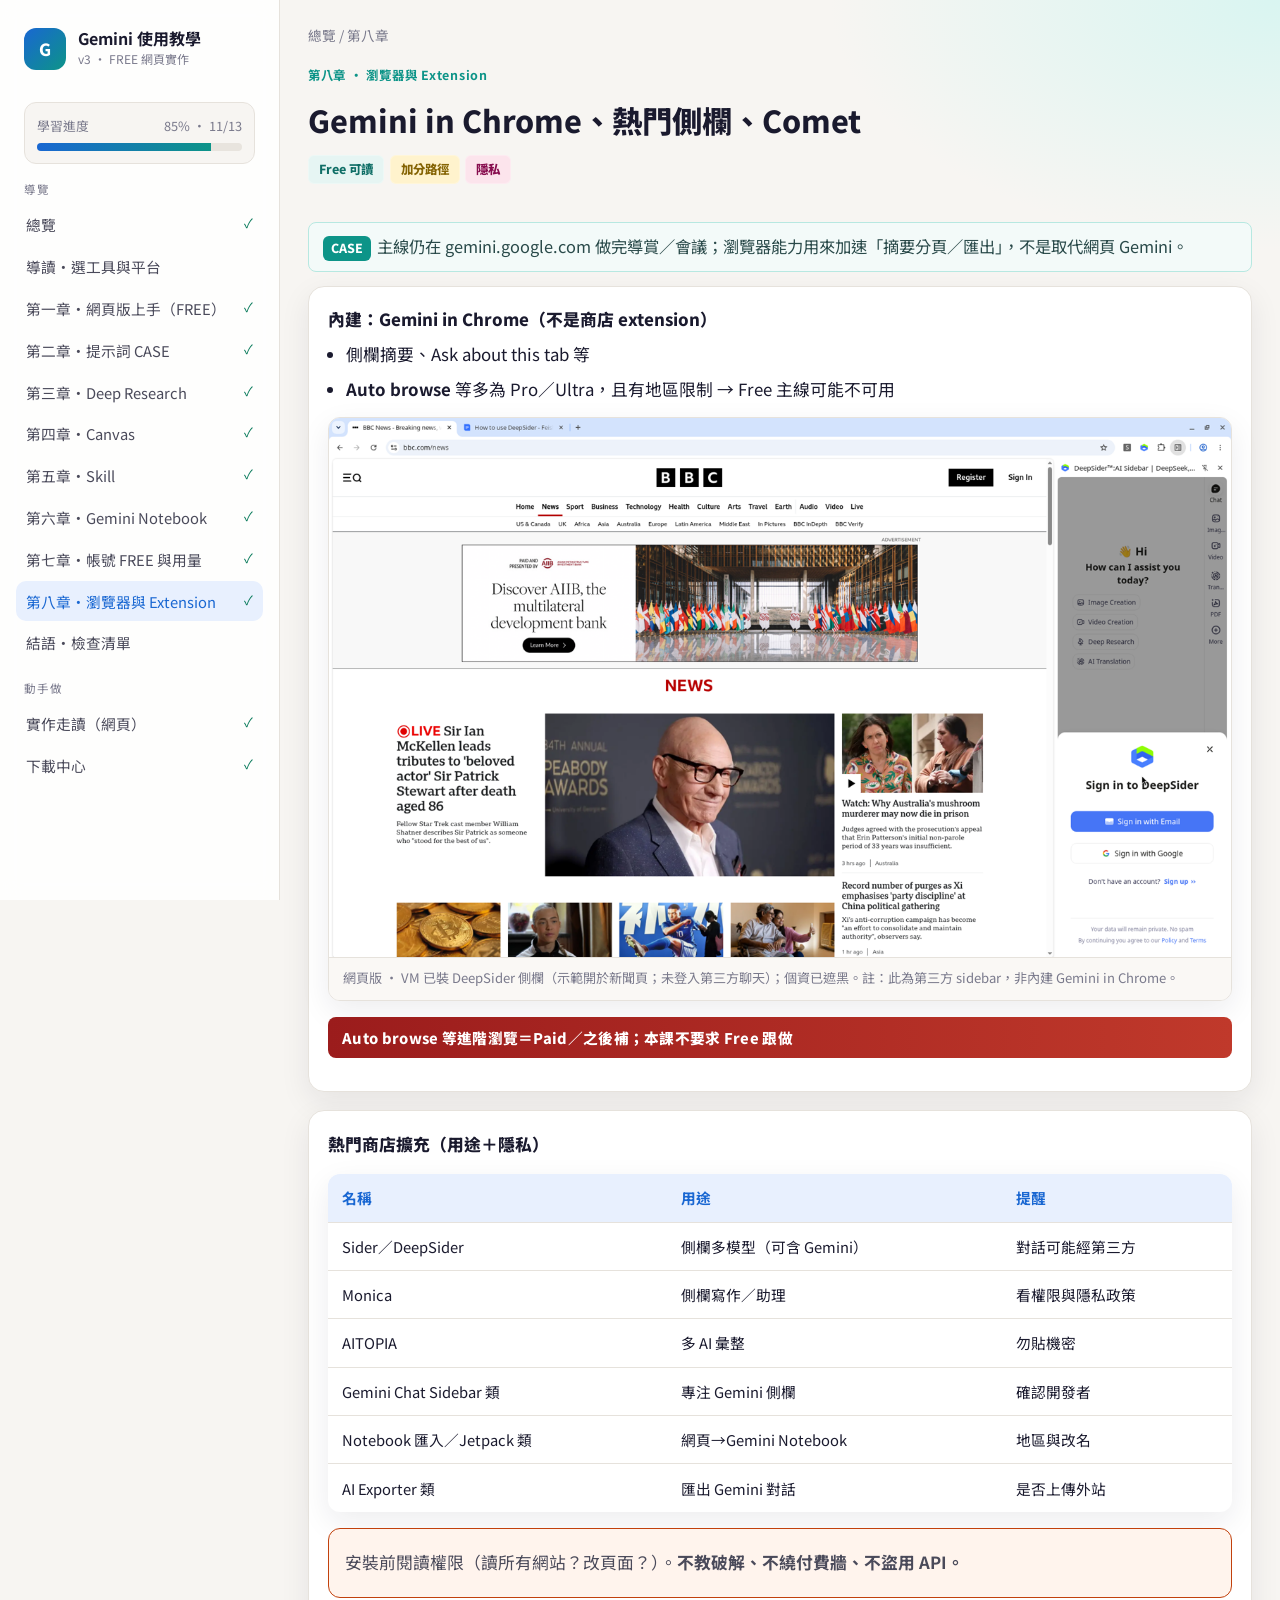
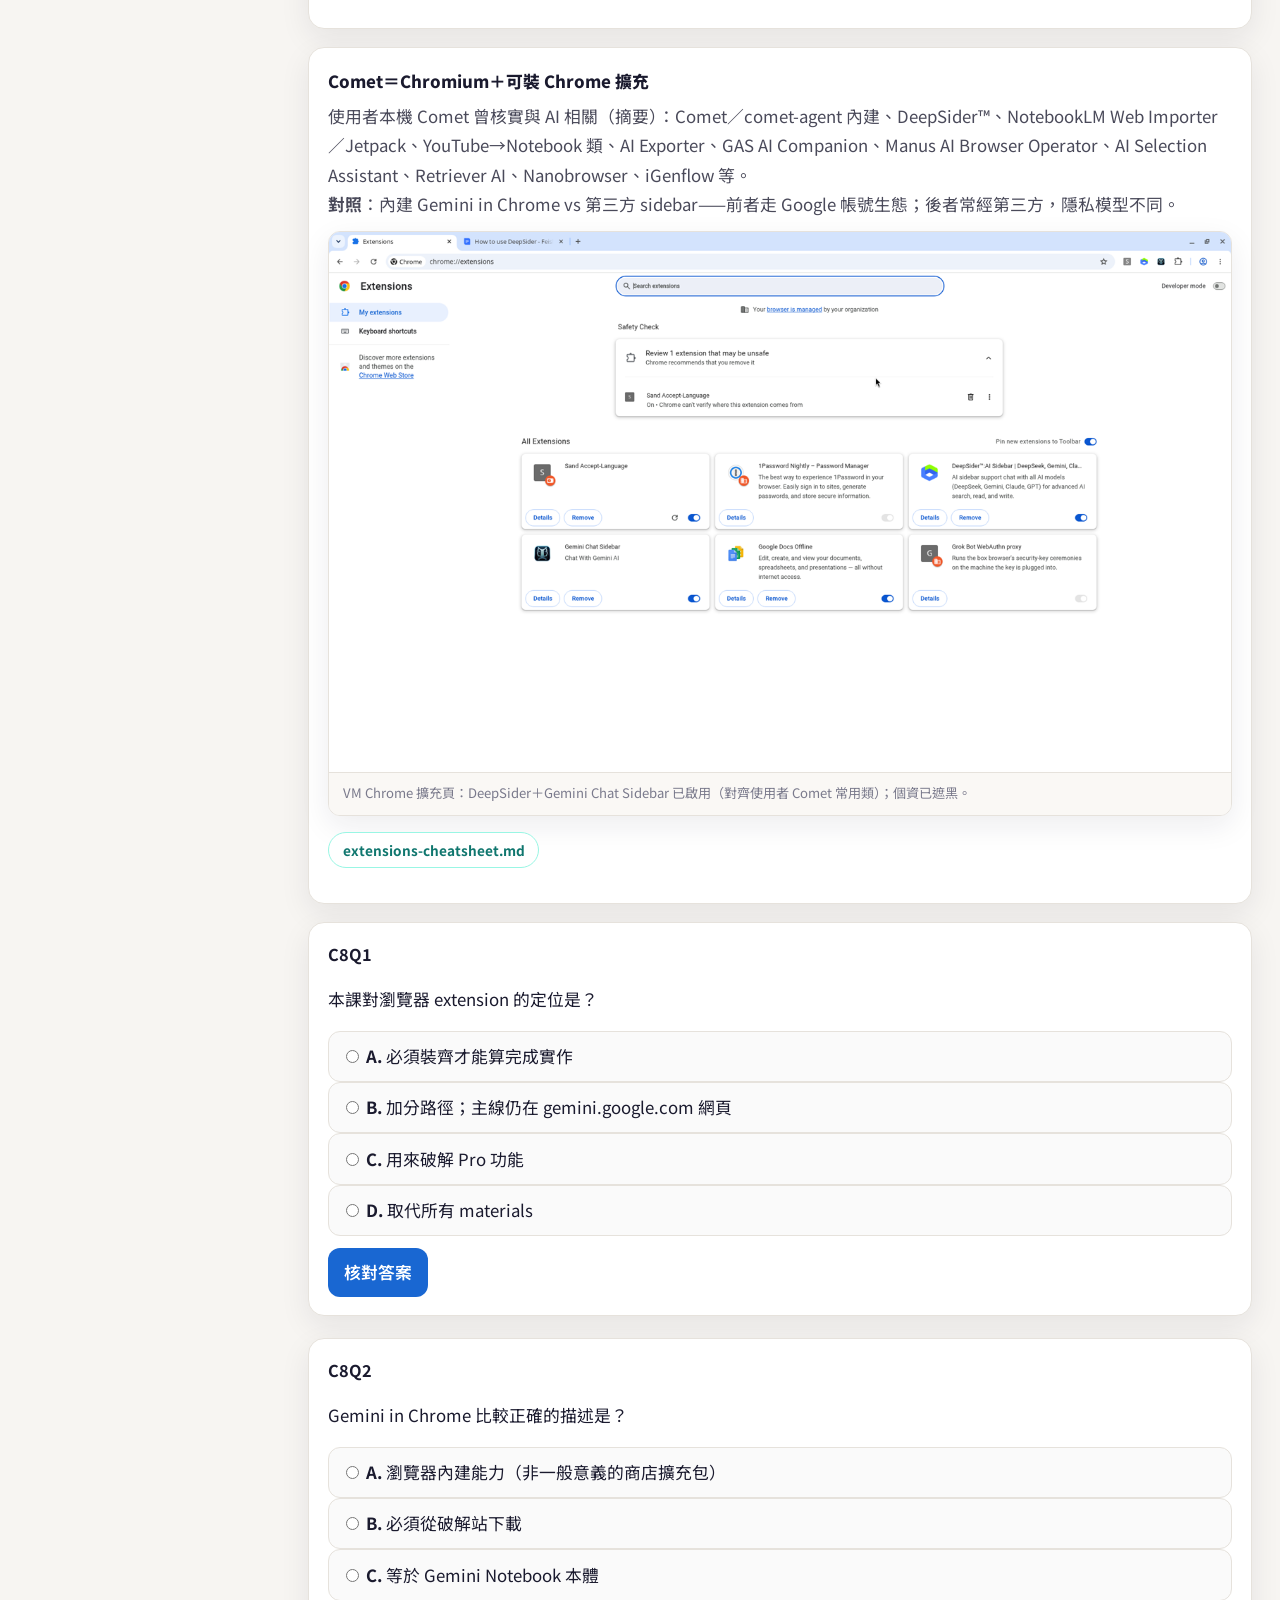
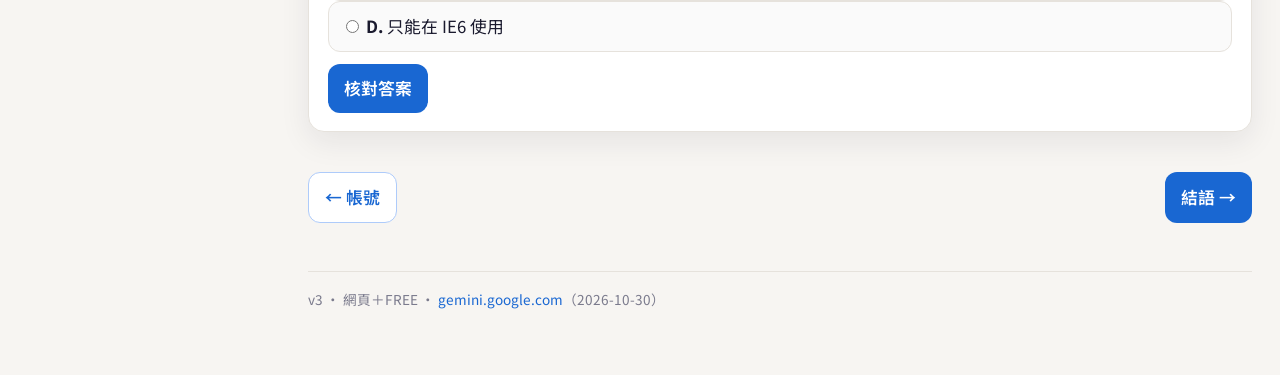
<file: chapters/ch08.html>
<!DOCTYPE html>
<html lang="zh-Hant-HK">
<head>
<meta charset="utf-8"/>
<meta name="viewport" content="width=device-width, initial-scale=1"/>
<title>第八章 · 瀏覽器</title>
<link rel="preconnect" href="https://fonts.googleapis.com"/>
<link rel="stylesheet" href="https://fonts.googleapis.com/css2?family=Noto+Sans+TC:wght@400;500;700;900&family=JetBrains+Mono:wght@400;600&display=swap"/>
<link rel="stylesheet" href="../css/styles.css"/>
</head>
<body data-page="ch08">
<div class="overlay"></div>
<div class="topbar">
  <button class="menu-btn" data-menu type="button">☰ 目錄</button>
  <strong>Gemini 使用教學 <span class="version-pill">v3</span></strong>
</div>
<div class="layout">
<aside class="sidebar">
  <div class="brand"><div class="brand-mark">G</div><div><h1>Gemini 使用教學</h1><p>v3 · FREE 網頁實作</p></div></div>
  <div class="progress-wrap">
    <div class="progress-label"><span>學習進度</span><span data-progress-text>0%</span></div>
    <div class="progress-bar"><span data-progress-fill></span></div>
  </div>
  <nav class="nav"><div class="nav-section">導覽</div>
<a href="../index.html" data-page="index">總覽</a>
<a href="../chapters/preface.html" data-page="preface">導讀・選工具與平台</a>
<a href="../chapters/ch01.html" data-page="ch01">第一章・網頁版上手（FREE）</a>
<a href="../chapters/ch02.html" data-page="ch02">第二章・提示詞 CASE</a>
<a href="../chapters/ch03.html" data-page="ch03">第三章・Deep Research</a>
<a href="../chapters/ch04.html" data-page="ch04">第四章・Canvas</a>
<a href="../chapters/ch05.html" data-page="ch05">第五章・Skill</a>
<a href="../chapters/ch06.html" data-page="ch06">第六章・Gemini Notebook</a>
<a href="../chapters/ch07.html" data-page="ch07">第七章・帳號 FREE 與用量</a>
<a href="../chapters/ch08.html" data-page="ch08">第八章・瀏覽器與 Extension</a>
<a href="../chapters/epilogue.html" data-page="epilogue">結語・檢查清單</a>
<div class="nav-section">動手做</div>
<a href="../practice/index.html" data-page="practice">實作走讀（網頁）</a>
<a href="../downloads/index.html" data-page="downloads">下載中心</a></nav>
</aside>
<main class="main"><div class="container">

<nav class="breadcrumb"><a href="../index.html">總覽</a> / 第八章</nav>
<header class="page-head">
  <div class="eyebrow">第八章 · 瀏覽器與 Extension</div>
  <h2>Gemini in Chrome、熱門側欄、Comet</h2>
  <div class="badge-row"><span class="badge free">Free 可讀</span><span class="badge mixed">加分路徑</span><span class="badge risk">隱私</span></div>
</header>
<div class="scene"><span class="scene-tag">CASE</span>主線仍在 gemini.google.com 做完導賞／會議；瀏覽器能力用來加速「摘要分頁／匯出」，不是取代網頁 Gemini。</div>
<section class="card">
  <h3>內建：Gemini in Chrome（不是商店 extension）</h3>
  <ul class="clean">
    <li>側欄摘要、Ask about this tab 等</li>
    <li><strong>Auto browse</strong> 等多為 Pro／Ultra，且有地區限制 → Free 主線可能不可用</li>
  </ul>
<figure class="shot"><img src="../assets/shots/f11-chrome-gemini-sidebar.png" alt="DeepSider 側欄（VM）" loading="lazy"/><figcaption>網頁版 · VM 已裝 DeepSider 側欄（示範開於新聞頁；未登入第三方聊天）；個資已遮黑。註：此為第三方 sidebar，非內建 Gemini in Chrome。</figcaption></figure>
  <div class="paid-band">Auto browse 等進階瀏覽＝Paid／之後補；本課不要求 Free 跟做</div>
</section>
<section class="card">
  <h3>熱門商店擴充（用途＋隱私）</h3>
  <table class="simple">
    <thead><tr><th>名稱</th><th>用途</th><th>提醒</th></tr></thead>
    <tbody>
      <tr><td>Sider／DeepSider</td><td>側欄多模型（可含 Gemini）</td><td>對話可能經第三方</td></tr>
      <tr><td>Monica</td><td>側欄寫作／助理</td><td>看權限與隱私政策</td></tr>
      <tr><td>AITOPIA</td><td>多 AI 彙整</td><td>勿貼機密</td></tr>
      <tr><td>Gemini Chat Sidebar 類</td><td>專注 Gemini 側欄</td><td>確認開發者</td></tr>
      <tr><td>Notebook 匯入／Jetpack 類</td><td>網頁→Gemini Notebook</td><td>地區與改名</td></tr>
      <tr><td>AI Exporter 類</td><td>匯出 Gemini 對話</td><td>是否上傳外站</td></tr>
    </tbody>
  </table>
  <div class="callout warn"><p>安裝前閱讀權限（讀所有網站？改頁面？）。<strong>不教破解、不繞付費牆、不盜用 API。</strong></p></div>
</section>
<section class="card">
  <h3>Comet＝Chromium＋可裝 Chrome 擴充</h3>
  <p>使用者本機 Comet 曾核實與 AI 相關（摘要）：Comet／comet-agent 內建、DeepSider™、NotebookLM Web Importer／Jetpack、YouTube→Notebook 類、AI Exporter、GAS AI Companion、Manus AI Browser Operator、AI Selection Assistant、Retriever AI、Nanobrowser、iGenflow 等。</p>
  <p><strong>對照</strong>：內建 Gemini in Chrome vs 第三方 sidebar——前者走 Google 帳號生態；後者常經第三方，隱私模型不同。</p>
<figure class="shot"><img src="../assets/shots/f12-comet-extensions.png" alt="Chrome 擴充：DeepSider 與 Gemini Chat Sidebar" loading="lazy"/><figcaption>VM Chrome 擴充頁：DeepSider＋Gemini Chat Sidebar 已啟用（對齊使用者 Comet 常用類）；個資已遮黑。</figcaption></figure>
  <div class="mat-links"><a class="out" href="../outputs/extensions-cheatsheet.md">extensions-cheatsheet.md</a></div>
</section>
<section class="quiz" data-quiz="c8q1" data-answer="B" data-ok="對。" data-bad="看章首。">
  <h3>C8Q1</h3>
  <p>本課對瀏覽器 extension 的定位是？</p>
  <label><input type="radio" name="c8q1" value="A"/> <strong>A.</strong> 必須裝齊才能算完成實作</label>
  <label><input type="radio" name="c8q1" value="B"/> <strong>B.</strong> 加分路徑；主線仍在 gemini.google.com 網頁</label>
  <label><input type="radio" name="c8q1" value="C"/> <strong>C.</strong> 用來破解 Pro 功能</label>
  <label><input type="radio" name="c8q1" value="D"/> <strong>D.</strong> 取代所有 materials</label>
  <div class="quiz-actions"><button type="button" class="btn" data-check>核對答案</button></div>
  <div class="feedback"></div>
</section>
<section class="quiz" data-quiz="c8q2" data-answer="A" data-ok="對。" data-bad="看內建一節。">
  <h3>C8Q2</h3>
  <p>Gemini in Chrome 比較正確的描述是？</p>
  <label><input type="radio" name="c8q2" value="A"/> <strong>A.</strong> 瀏覽器內建能力（非一般意義的商店擴充包）</label>
  <label><input type="radio" name="c8q2" value="B"/> <strong>B.</strong> 必須從破解站下載</label>
  <label><input type="radio" name="c8q2" value="C"/> <strong>C.</strong> 等於 Gemini Notebook 本體</label>
  <label><input type="radio" name="c8q2" value="D"/> <strong>D.</strong> 只能在 IE6 使用</label>
  <div class="quiz-actions"><button type="button" class="btn" data-check>核對答案</button></div>
  <div class="feedback"></div>
</section>
<div class="pager"><a class="btn secondary" href="ch07.html">← 帳號</a><a class="btn" href="epilogue.html">結語 →</a></div>

<div class="footer-note">v3 · 網頁＋FREE · <a href="https://gemini.google.com" target="_blank" rel="noopener">gemini.google.com</a>（2026-10-30）</div>
</div></main></div>
<script src="../js/app.js"></script>
<script src="../js/quiz.js"></script>
</body></html>
</file>
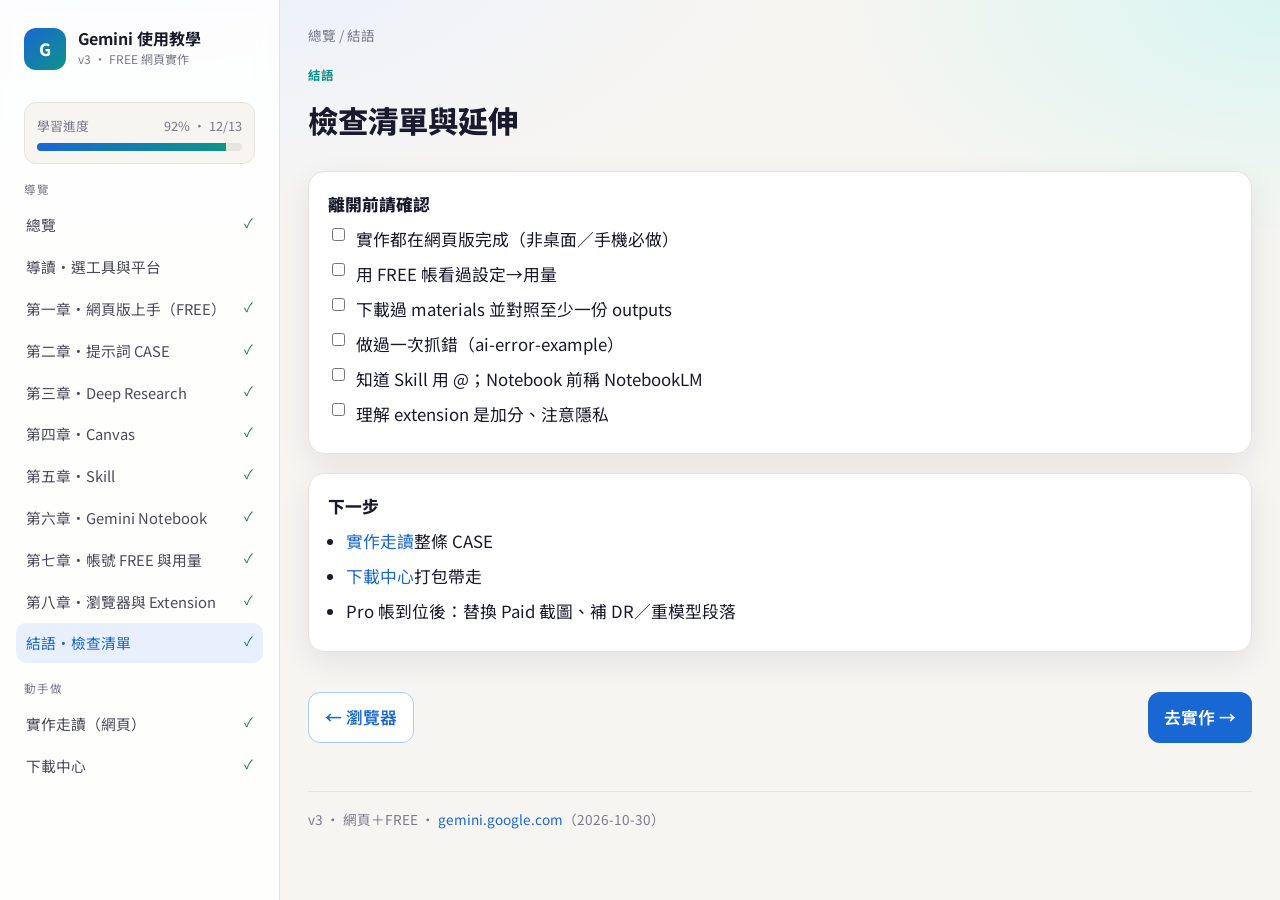
<file: chapters/epilogue.html>
<!DOCTYPE html>
<html lang="zh-Hant-HK">
<head>
<meta charset="utf-8"/>
<meta name="viewport" content="width=device-width, initial-scale=1"/>
<title>結語</title>
<link rel="preconnect" href="https://fonts.googleapis.com"/>
<link rel="stylesheet" href="https://fonts.googleapis.com/css2?family=Noto+Sans+TC:wght@400;500;700;900&family=JetBrains+Mono:wght@400;600&display=swap"/>
<link rel="stylesheet" href="../css/styles.css"/>
</head>
<body data-page="epilogue">
<div class="overlay"></div>
<div class="topbar">
  <button class="menu-btn" data-menu type="button">☰ 目錄</button>
  <strong>Gemini 使用教學 <span class="version-pill">v3</span></strong>
</div>
<div class="layout">
<aside class="sidebar">
  <div class="brand"><div class="brand-mark">G</div><div><h1>Gemini 使用教學</h1><p>v3 · FREE 網頁實作</p></div></div>
  <div class="progress-wrap">
    <div class="progress-label"><span>學習進度</span><span data-progress-text>0%</span></div>
    <div class="progress-bar"><span data-progress-fill></span></div>
  </div>
  <nav class="nav"><div class="nav-section">導覽</div>
<a href="../index.html" data-page="index">總覽</a>
<a href="../chapters/preface.html" data-page="preface">導讀・選工具與平台</a>
<a href="../chapters/ch01.html" data-page="ch01">第一章・網頁版上手（FREE）</a>
<a href="../chapters/ch02.html" data-page="ch02">第二章・提示詞 CASE</a>
<a href="../chapters/ch03.html" data-page="ch03">第三章・Deep Research</a>
<a href="../chapters/ch04.html" data-page="ch04">第四章・Canvas</a>
<a href="../chapters/ch05.html" data-page="ch05">第五章・Skill</a>
<a href="../chapters/ch06.html" data-page="ch06">第六章・Gemini Notebook</a>
<a href="../chapters/ch07.html" data-page="ch07">第七章・帳號 FREE 與用量</a>
<a href="../chapters/ch08.html" data-page="ch08">第八章・瀏覽器與 Extension</a>
<a href="../chapters/epilogue.html" data-page="epilogue">結語・檢查清單</a>
<div class="nav-section">動手做</div>
<a href="../practice/index.html" data-page="practice">實作走讀（網頁）</a>
<a href="../downloads/index.html" data-page="downloads">下載中心</a></nav>
</aside>
<main class="main"><div class="container">

<nav class="breadcrumb"><a href="../index.html">總覽</a> / 結語</nav>
<header class="page-head">
  <div class="eyebrow">結語</div>
  <h2>檢查清單與延伸</h2>
</header>
<section class="card">
  <h3>離開前請確認</h3>
  <div class="checklist">
    <label><input type="checkbox"/> 實作都在網頁版完成（非桌面／手機必做）</label>
    <label><input type="checkbox"/> 用 FREE 帳看過設定→用量</label>
    <label><input type="checkbox"/> 下載過 materials 並對照至少一份 outputs</label>
    <label><input type="checkbox"/> 做過一次抓錯（ai-error-example）</label>
    <label><input type="checkbox"/> 知道 Skill 用 @；Notebook 前稱 NotebookLM</label>
    <label><input type="checkbox"/> 理解 extension 是加分、注意隱私</label>
  </div>
</section>
<section class="card">
  <h3>下一步</h3>
  <ul class="clean">
    <li><a href="../practice/index.html">實作走讀</a>整條 CASE</li>
    <li><a href="../downloads/index.html">下載中心</a>打包帶走</li>
    <li>Pro 帳到位後：替換 Paid 截圖、補 DR／重模型段落</li>
  </ul>
</section>
<div class="pager"><a class="btn secondary" href="ch08.html">← 瀏覽器</a><a class="btn" href="../practice/index.html">去實作 →</a></div>

<div class="footer-note">v3 · 網頁＋FREE · <a href="https://gemini.google.com" target="_blank" rel="noopener">gemini.google.com</a>（2026-10-30）</div>
</div></main></div>
<script src="../js/app.js"></script>
<script src="../js/quiz.js"></script>
</body></html>
</file>
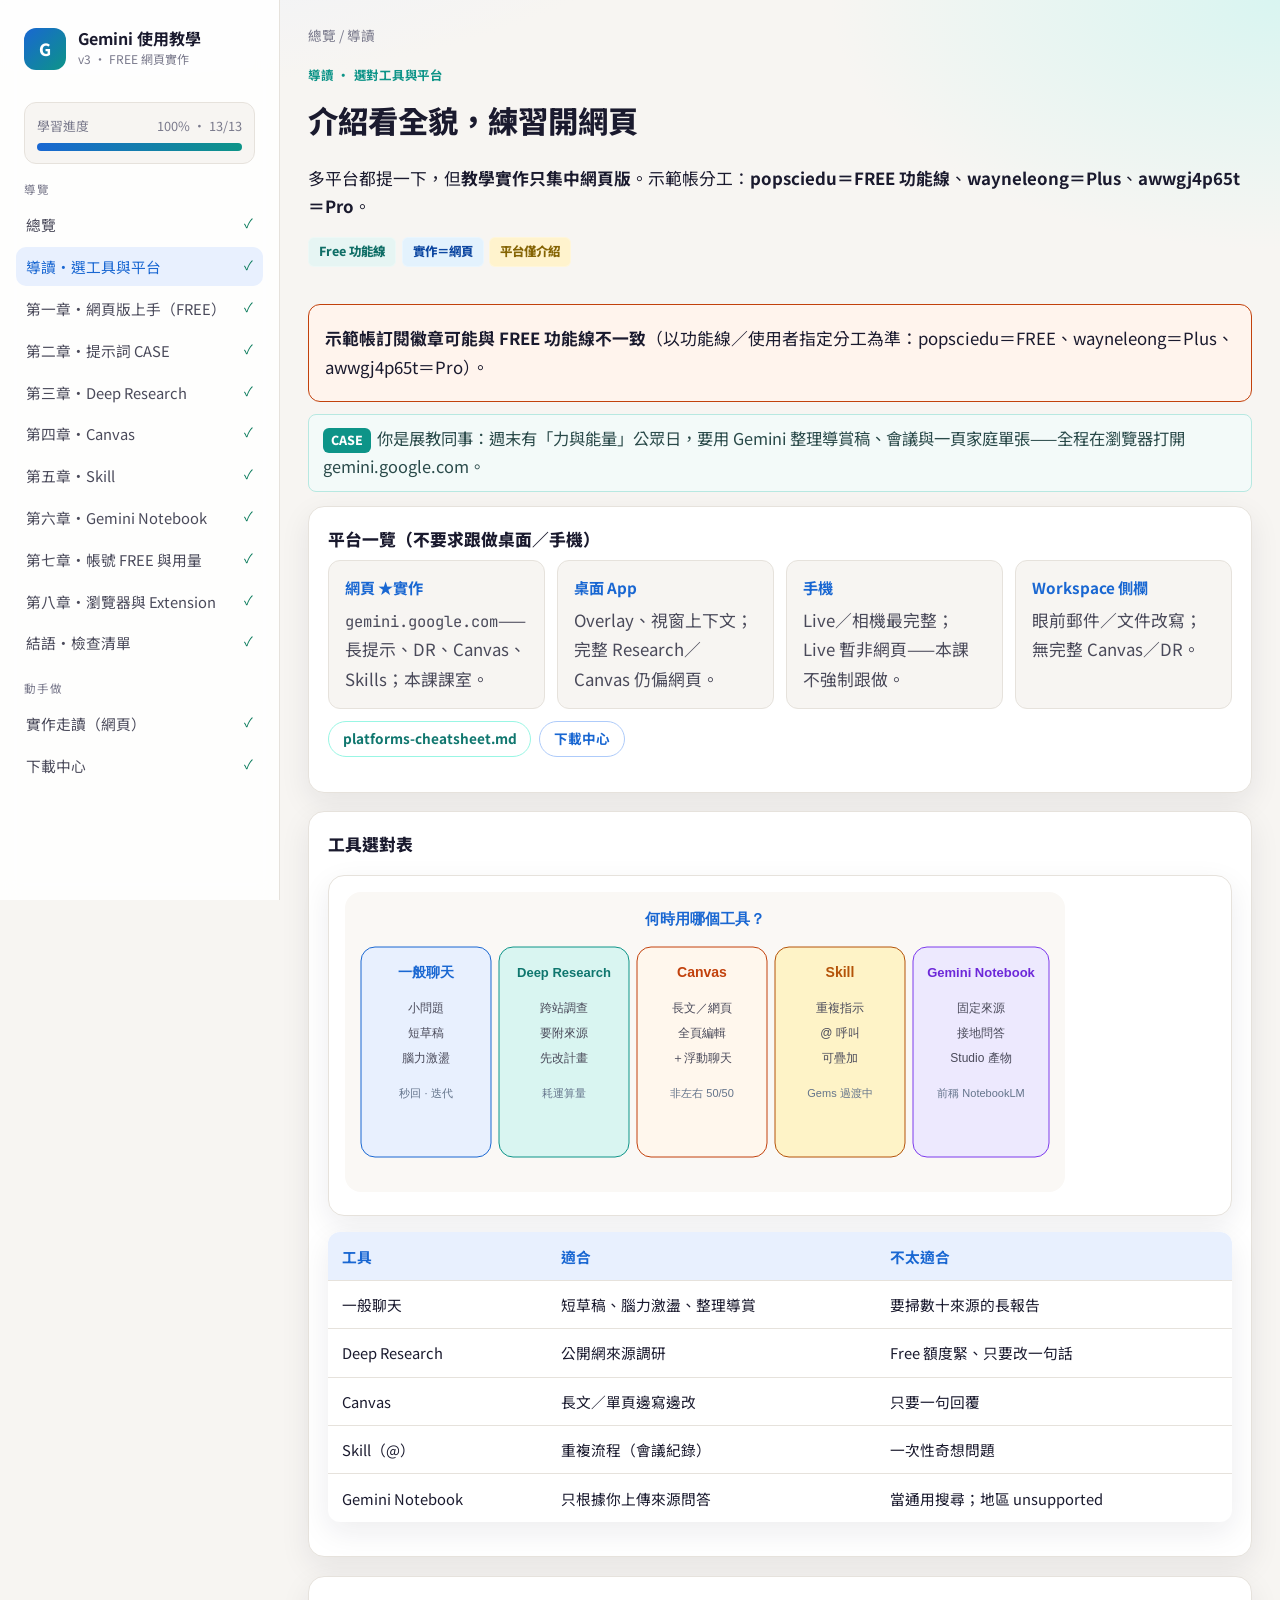
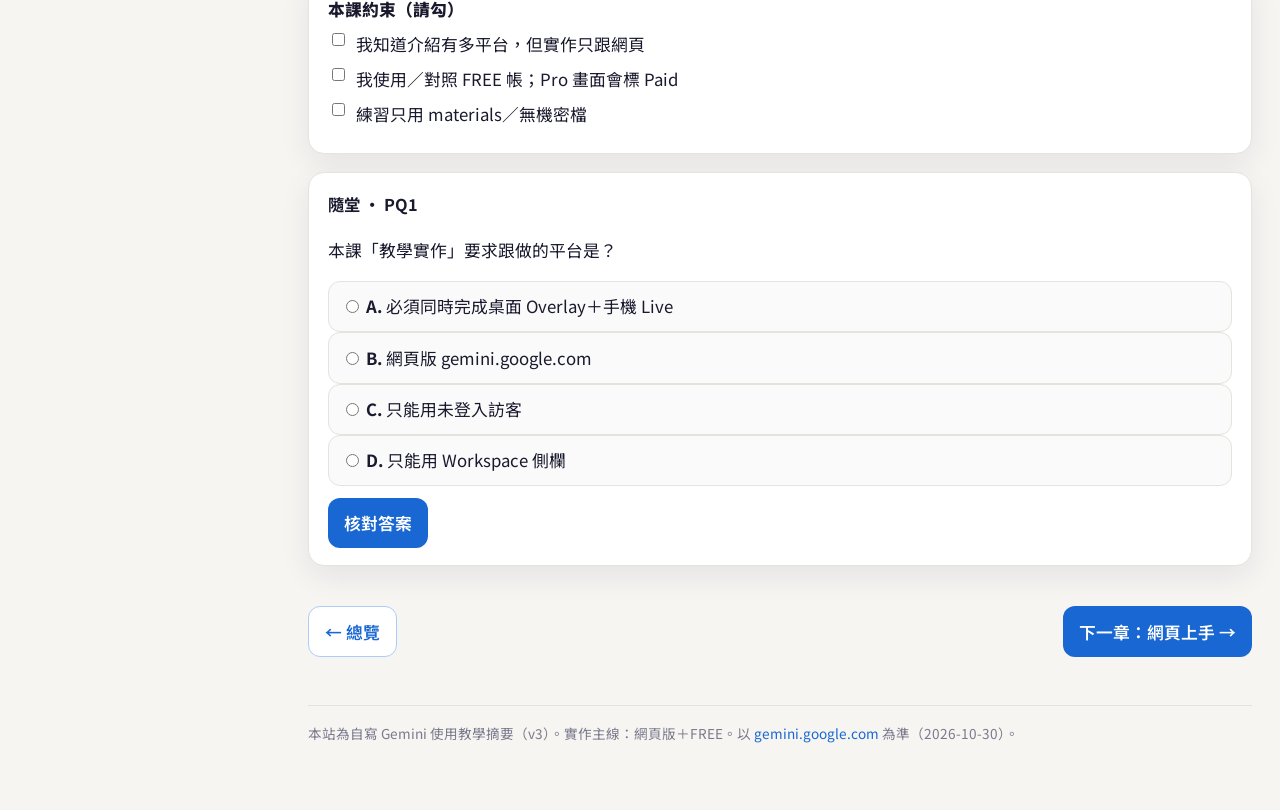
<file: chapters/preface.html>
<!DOCTYPE html>
<html lang="zh-Hant-HK">
<head>
<meta charset="utf-8"/>
<meta name="viewport" content="width=device-width, initial-scale=1"/>
<title>導讀 · Gemini 使用教學</title>
<link rel="preconnect" href="https://fonts.googleapis.com"/>
<link rel="stylesheet" href="https://fonts.googleapis.com/css2?family=Noto+Sans+TC:wght@400;500;700;900&family=JetBrains+Mono:wght@400;600&display=swap"/>
<link rel="stylesheet" href="../css/styles.css"/>
</head>
<body data-page="preface">
<div class="overlay"></div>
<div class="topbar">
  <button class="menu-btn" data-menu type="button">☰ 目錄</button>
  <strong>Gemini 使用教學 <span class="version-pill">v3</span></strong>
</div>
<div class="layout">
<aside class="sidebar">
  <div class="brand">
    <div class="brand-mark">G</div>
    <div><h1>Gemini 使用教學</h1><p>v3 · FREE 網頁實作</p></div>
  </div>
  <div class="progress-wrap">
    <div class="progress-label"><span>學習進度</span><span data-progress-text>0%</span></div>
    <div class="progress-bar"><span data-progress-fill></span></div>
  </div>
  <nav class="nav">
<div class="nav-section">導覽</div>
<a href="../index.html" data-page="index">總覽</a>
<a href="../chapters/preface.html" data-page="preface">導讀・選工具與平台</a>
<a href="../chapters/ch01.html" data-page="ch01">第一章・網頁版上手（FREE）</a>
<a href="../chapters/ch02.html" data-page="ch02">第二章・提示詞 CASE</a>
<a href="../chapters/ch03.html" data-page="ch03">第三章・Deep Research</a>
<a href="../chapters/ch04.html" data-page="ch04">第四章・Canvas</a>
<a href="../chapters/ch05.html" data-page="ch05">第五章・Skill</a>
<a href="../chapters/ch06.html" data-page="ch06">第六章・Gemini Notebook</a>
<a href="../chapters/ch07.html" data-page="ch07">第七章・帳號 FREE 與用量</a>
<a href="../chapters/ch08.html" data-page="ch08">第八章・瀏覽器與 Extension</a>
<a href="../chapters/epilogue.html" data-page="epilogue">結語・檢查清單</a>
<div class="nav-section">動手做</div>
<a href="../practice/index.html" data-page="practice">實作走讀（網頁）</a>
<a href="../downloads/index.html" data-page="downloads">下載中心</a>
  </nav>
</aside>
<main class="main"><div class="container">


<nav class="breadcrumb"><a href="../index.html">總覽</a> / 導讀</nav>
<header class="page-head">
  <div class="eyebrow">導讀 · 選對工具與平台</div>
  <h2>介紹看全貌，練習開網頁</h2>
  <p>多平台都提一下，但<strong>教學實作只集中網頁版</strong>。示範帳分工：<strong>popsciedu＝FREE 功能線</strong>、<strong>wayneleong＝Plus</strong>、<strong>awwgj4p65t＝Pro</strong>。</p>
  <div class="badge-row"><span class="badge free">Free 功能線</span><span class="badge info">實作＝網頁</span><span class="badge mixed">平台僅介紹</span></div>
</header>
<div class="callout warn"><p><strong>示範帳訂閱徽章可能與 FREE 功能線不一致</strong>（以功能線／使用者指定分工為準：popsciedu＝FREE、wayneleong＝Plus、awwgj4p65t＝Pro）。</p></div>
<div class="scene"><span class="scene-tag">CASE</span>你是展教同事：週末有「力與能量」公眾日，要用 Gemini 整理導賞稿、會議與一頁家庭單張——全程在瀏覽器打開 gemini.google.com。</div>
<section class="card">
  <h3>平台一覽（不要求跟做桌面／手機）</h3>
  <div class="platform-grid">
    <div class="mini-card"><h4>網頁 ★實作</h4><p><code>gemini.google.com</code>——長提示、DR、Canvas、Skills；本課課室。</p></div>
    <div class="mini-card"><h4>桌面 App</h4><p>Overlay、視窗上下文；完整 Research／Canvas 仍偏網頁。</p></div>
    <div class="mini-card"><h4>手機</h4><p>Live／相機最完整；Live 暫非網頁——本課不強制跟做。</p></div>
    <div class="mini-card"><h4>Workspace 側欄</h4><p>眼前郵件／文件改寫；無完整 Canvas／DR。</p></div>
  </div>
  <div class="mat-links"><a class="out" href="../outputs/platforms-cheatsheet.md">platforms-cheatsheet.md</a><a href="../downloads/index.html">下載中心</a></div>
</section>
<section class="card">
  <h3>工具選對表</h3>
  <figure class="figure"><img src="../assets/svg/tool-picker.svg" alt="工具選擇" style="width:100%;max-width:720px"/></figure>
  <table class="simple">
    <thead><tr><th>工具</th><th>適合</th><th>不太適合</th></tr></thead>
    <tbody>
      <tr><td>一般聊天</td><td>短草稿、腦力激盪、整理導賞</td><td>要掃數十來源的長報告</td></tr>
      <tr><td>Deep Research</td><td>公開網來源調研</td><td>Free 額度緊、只要改一句話</td></tr>
      <tr><td>Canvas</td><td>長文／單頁邊寫邊改</td><td>只要一句回覆</td></tr>
      <tr><td>Skill（@）</td><td>重複流程（會議紀錄）</td><td>一次性奇想問題</td></tr>
      <tr><td>Gemini Notebook</td><td>只根據你上傳來源問答</td><td>當通用搜尋；地區 unsupported</td></tr>
    </tbody>
  </table>
</section>
<section class="card">
  <h3>本課約束（請勾）</h3>
  <div class="checklist">
    <label><input type="checkbox"/> 我知道介紹有多平台，但實作只跟網頁</label>
    <label><input type="checkbox"/> 我使用／對照 FREE 帳；Pro 畫面會標 Paid</label>
    <label><input type="checkbox"/> 練習只用 materials／無機密檔</label>
  </div>
</section>
<section class="quiz" data-quiz="pq1" data-answer="B" data-ok="正確：實作只網頁。" data-bad="再看本課約束。">
  <h3>隨堂 · PQ1</h3>
  <p>本課「教學實作」要求跟做的平台是？</p>
  <label><input type="radio" name="pq1" value="A"/> <strong>A.</strong> 必須同時完成桌面 Overlay＋手機 Live</label>
  <label><input type="radio" name="pq1" value="B"/> <strong>B.</strong> 網頁版 gemini.google.com</label>
  <label><input type="radio" name="pq1" value="C"/> <strong>C.</strong> 只能用未登入訪客</label>
  <label><input type="radio" name="pq1" value="D"/> <strong>D.</strong> 只能用 Workspace 側欄</label>
  <div class="quiz-actions"><button type="button" class="btn" data-check>核對答案</button></div>
  <div class="feedback"></div>
</section>
<div class="pager"><a class="btn secondary" href="../index.html">← 總覽</a><a class="btn" href="ch01.html">下一章：網頁上手 →</a></div>

<div class="footer-note">本站為自寫 Gemini 使用教學摘要（v3）。實作主線：網頁版＋FREE。以 <a href="https://gemini.google.com" target="_blank" rel="noopener">gemini.google.com</a> 為準（2026-10-30）。</div>
</div></main></div>
<script src="../js/app.js"></script>
<script src="../js/quiz.js"></script>
</body></html>
</file>
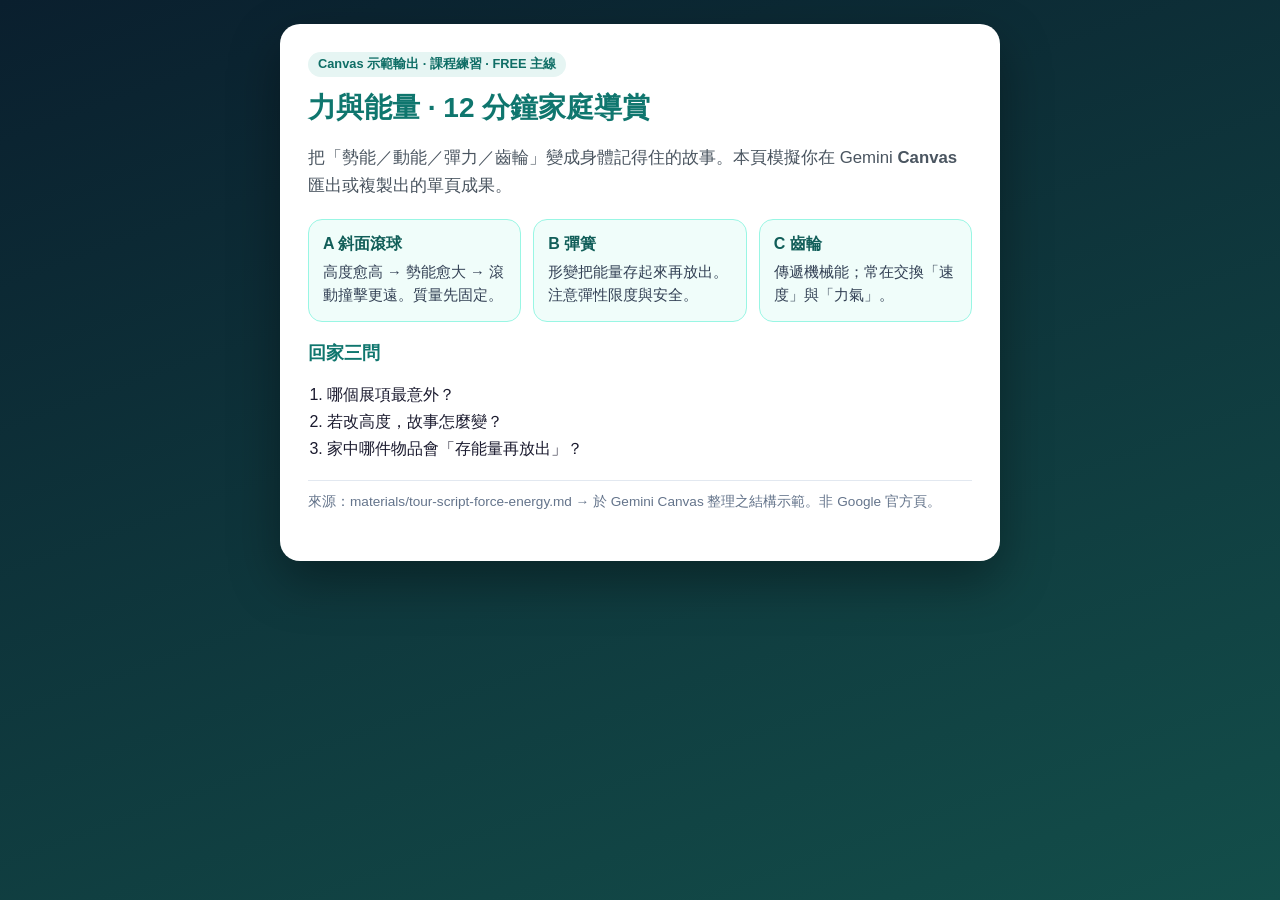
<file: outputs/05-參觀重點-canvas.html>
<!DOCTYPE html>
<html lang="zh-Hant-HK">
<head>
<meta charset="utf-8"/>
<meta name="viewport" content="width=device-width, initial-scale=1"/>
<title>力與能量 · 家庭導賞單頁（Canvas 示範輸出）</title>
<style>
:root{--bg:#0a1f2e;--card:#fff;--accent:#0d9488;--ink:#1a1a2e}
*{box-sizing:border-box}
body{margin:0;font-family:"Noto Sans TC","PingFang TC",sans-serif;background:linear-gradient(160deg,#0a1f2e,#134e4a);color:var(--ink);min-height:100vh;padding:24px}
.wrap{max-width:720px;margin:0 auto;background:var(--card);border-radius:20px;padding:28px 28px 36px;box-shadow:0 20px 50px rgba(0,0,0,.35)}
h1{margin:0 0 8px;font-size:1.75rem;color:#0f766e}
.badge{display:inline-block;background:#e6f5f3;color:#0f6e66;font-weight:700;font-size:.8rem;padding:4px 10px;border-radius:999px;margin-bottom:12px}
.lead{color:#4a5560;font-size:1.05rem;line-height:1.7}
.grid{display:grid;gap:12px;margin:18px 0}
@media(min-width:600px){.grid{grid-template-columns:1fr 1fr 1fr}}
.card{background:#f0fdfa;border:1px solid #99f6e4;border-radius:14px;padding:14px}
.card h3{margin:0 0 6px;font-size:1rem;color:#115e59}
.card p{margin:0;font-size:.92rem;line-height:1.55;color:#334155}
ol{padding-left:1.2em;line-height:1.7}
.note{margin-top:18px;font-size:.85rem;color:#64748b;border-top:1px solid #e2e8f0;padding-top:12px}
</style>
</head>
<body>
<div class="wrap">
  <span class="badge">Canvas 示範輸出 · 課程練習 · FREE 主線</span>
  <h1>力與能量 · 12 分鐘家庭導賞</h1>
  <p class="lead">把「勢能／動能／彈力／齒輪」變成身體記得住的故事。本頁模擬你在 Gemini <strong>Canvas</strong> 匯出或複製出的單頁成果。</p>
  <div class="grid">
    <div class="card"><h3>A 斜面滾球</h3><p>高度愈高 → 勢能愈大 → 滾動撞擊更遠。質量先固定。</p></div>
    <div class="card"><h3>B 彈簧</h3><p>形變把能量存起來再放出。注意彈性限度與安全。</p></div>
    <div class="card"><h3>C 齒輪</h3><p>傳遞機械能；常在交換「速度」與「力氣」。</p></div>
  </div>
  <h2 style="font-size:1.15rem;color:#0f766e">回家三問</h2>
  <ol>
    <li>哪個展項最意外？</li>
    <li>若改高度，故事怎麼變？</li>
    <li>家中哪件物品會「存能量再放出」？</li>
  </ol>
  <p class="note">來源：materials/tour-script-force-energy.md → 於 Gemini Canvas 整理之結構示範。非 Google 官方頁。</p>
</div>
</body>
</html>
</file>
<file: css/styles.css>
:root {
  --bg: #f7f5f2;
  --bg-card: #ffffff;
  --ink: #1a1a2e;
  --ink-soft: #4a4a5a;
  --muted: #7a7a8c;
  --line: #e6e2dc;
  --accent: #1967d2;
  --accent-2: #0d9488;
  --accent-soft: #e8f0fe;
  --teal-soft: #d9f5f1;
  --warn: #c2410c;
  --ok: #047857;
  --danger: #b91c1c;
  --radius: 16px;
  --shadow: 0 10px 30px rgba(26,26,46,.08);
  --font: "Noto Sans TC", "PingFang TC", "Microsoft JhengHei", system-ui, sans-serif;
  --mono: "JetBrains Mono", ui-monospace, monospace;
  --sidebar-w: 280px;
  --max: 920px;
}
* { box-sizing: border-box; }
html { scroll-behavior: smooth; }
body {
  margin: 0;
  font-family: var(--font);
  color: var(--ink);
  background:
    radial-gradient(1200px 600px at 10% -10%, #e8f0fe 0%, transparent 55%),
    radial-gradient(900px 500px at 100% 0%, #d9f5f1 0%, transparent 50%),
    var(--bg);
  line-height: 1.7;
  min-height: 100vh;
}
a { color: var(--accent); text-decoration: none; }
a:hover { text-decoration: underline; }
img, svg { max-width: 100%; height: auto; }
code, .mono { font-family: var(--mono); font-size: .92em; }

.layout { display: grid; grid-template-columns: var(--sidebar-w) 1fr; min-height: 100vh; }
.sidebar {
  position: sticky; top: 0; height: 100vh; overflow-y: auto;
  background: rgba(255,255,255,.85); backdrop-filter: blur(10px);
  border-right: 1px solid var(--line); padding: 1.25rem 1rem 2rem;
}
.brand { display: flex; gap: .75rem; align-items: center; padding: .5rem .5rem 1rem; }
.brand-mark {
  width: 42px; height: 42px; border-radius: 12px;
  background: linear-gradient(135deg, var(--accent), var(--accent-2));
  display: grid; place-items: center; color: #fff; font-weight: 800;
}
.brand h1 { font-size: 1rem; margin: 0; line-height: 1.3; }
.brand p { margin: 0; font-size: .75rem; color: var(--muted); }
.nav-section { margin: 1rem 0 .35rem; font-size: .72rem; letter-spacing: .08em; color: var(--muted); text-transform: uppercase; padding: 0 .5rem; }
.nav a {
  display: block; padding: .45rem .65rem; border-radius: 10px; color: var(--ink-soft);
  font-size: .92rem; text-decoration: none; margin-bottom: .15rem;
}
.nav a:hover, .nav a.active { background: var(--accent-soft); color: var(--accent); text-decoration: none; }
.nav a .done { float: right; color: var(--ok); font-size: .8rem; }
.progress-wrap { margin: 1rem .5rem; padding: .75rem; background: var(--bg); border-radius: 12px; border: 1px solid var(--line); }
.progress-label { display: flex; justify-content: space-between; font-size: .8rem; color: var(--muted); margin-bottom: .4rem; }
.progress-bar { height: 8px; background: #e8e4de; border-radius: 99px; overflow: hidden; }
.progress-bar > span { display: block; height: 100%; width: 0%; background: linear-gradient(90deg, var(--accent), var(--accent-2)); transition: width .35s ease; }

.main { padding: 1.5rem 1.75rem 4rem; }
.container { max-width: var(--max); margin: 0 auto; }
.topbar {
  display: none; position: sticky; top: 0; z-index: 20;
  background: rgba(247,245,242,.92); backdrop-filter: blur(8px);
  border-bottom: 1px solid var(--line); padding: .75rem 1rem;
  align-items: center; justify-content: space-between;
}
.menu-btn {
  border: 1px solid var(--line); background: #fff; border-radius: 10px;
  padding: .45rem .7rem; font: inherit; cursor: pointer;
}
.hero {
  background: linear-gradient(135deg, #174ea6 0%, #1967d2 45%, #0d9488 100%);
  color: #fff; border-radius: 24px; padding: 2.2rem 2rem; position: relative; overflow: hidden;
  box-shadow: var(--shadow); margin-bottom: 1.5rem;
}
.hero::after {
  content: ""; position: absolute; inset: auto -10% -40% 40%; height: 80%;
  background: radial-gradient(circle, rgba(255,255,255,.18), transparent 60%);
  pointer-events: none;
}
.hero h2 { margin: 0 0 .5rem; font-size: clamp(1.6rem, 3vw, 2.2rem); position: relative; z-index: 1; }
.hero p { margin: 0; opacity: .92; max-width: 46ch; position: relative; z-index: 1; }
.badge {
  display: inline-flex; align-items: center; gap: .35rem;
  background: rgba(255,255,255,.18); border: 1px solid rgba(255,255,255,.25);
  padding: .25rem .65rem; border-radius: 999px; font-size: .78rem; margin-bottom: .85rem;
}
.grid { display: grid; gap: 1rem; }
.grid-2 { grid-template-columns: repeat(2, 1fr); }
.grid-3 { grid-template-columns: repeat(3, 1fr); }
.card {
  background: var(--bg-card); border: 1px solid var(--line); border-radius: var(--radius);
  padding: 1.15rem 1.2rem; box-shadow: var(--shadow);
}
.card h3 { margin: 0 0 .4rem; font-size: 1.05rem; }
.card p { margin: 0; color: var(--ink-soft); font-size: .95rem; }
.card.accent { border-color: #aecbfa; background: linear-gradient(180deg, #f8fbff, #fff); }
.card.teal { border-color: #b7e8e1; background: linear-gradient(180deg, #f2fffd, #fff); }
.kicker { font-size: .78rem; color: var(--accent); font-weight: 700; letter-spacing: .04em; margin-bottom: .35rem; }
.section { margin: 2rem 0; }
.section h2 { margin: 0 0 .75rem; font-size: 1.45rem; }
.section h3 { margin: 1.4rem 0 .5rem; font-size: 1.15rem; }
.lead { font-size: 1.05rem; color: var(--ink-soft); }
.callout {
  border-left: 4px solid var(--accent); background: var(--accent-soft);
  padding: .9rem 1rem; border-radius: 0 12px 12px 0; margin: 1rem 0;
}
.callout.teal { border-color: var(--accent-2); background: var(--teal-soft); }
.callout.warn { border-color: var(--warn); background: #fff4ed; }
.figure {
  background: #fff; border: 1px solid var(--line); border-radius: var(--radius);
  padding: 1rem; margin: 1.25rem 0; box-shadow: var(--shadow);
}
.figure figcaption { margin-top: .65rem; font-size: .85rem; color: var(--muted); text-align: center; }
.summary {
  background: linear-gradient(180deg, #fff, #f4f0ea); border: 1px solid var(--line);
  border-radius: var(--radius); padding: 1.25rem 1.35rem; margin-top: 2rem;
}
.summary h3 { margin-top: 0; }
.summary ul { margin: .4rem 0 0; padding-left: 1.2rem; }
.summary li { margin: .35rem 0; }

.quiz {
  border: 1px solid var(--line); border-radius: var(--radius); background: #fff;
  padding: 1.1rem 1.2rem; margin: 1rem 0 1.4rem; box-shadow: var(--shadow);
}
.quiz .q-meta { font-size: .78rem; color: var(--muted); margin-bottom: .35rem; }
.quiz h4 { margin: 0 0 .75rem; font-size: 1.02rem; }
.quiz .options { display: grid; gap: .5rem; }
.quiz label {
  display: flex; gap: .65rem; align-items: flex-start; padding: .65rem .75rem;
  border: 1px solid var(--line); border-radius: 12px; cursor: pointer; background: #fafafa;
}
.quiz label:hover { border-color: #aecbfa; background: #f8fbff; }
.quiz label.correct { border-color: #6ee7b7; background: #ecfdf5; }
.quiz label.wrong { border-color: #fca5a5; background: #fef2f2; }
.quiz .feedback { display: none; margin-top: .75rem; padding: .7rem .85rem; border-radius: 10px; font-size: .92rem; }
.quiz .feedback.show { display: block; }
.quiz .feedback.ok { background: #ecfdf5; color: var(--ok); }
.quiz .feedback.bad { background: #fef2f2; color: var(--danger); }
.btn {
  display: inline-flex; align-items: center; gap: .4rem; border: none; cursor: pointer;
  background: var(--accent); color: #fff; border-radius: 12px; padding: .65rem 1rem;
  font: inherit; font-weight: 600; text-decoration: none;
}
.btn:hover { filter: brightness(1.05); text-decoration: none; color: #fff; }
.btn.ghost { background: #fff; color: var(--accent); border: 1px solid #aecbfa; }
.btn.teal { background: var(--accent-2); }
.pager { display: flex; justify-content: space-between; gap: 1rem; margin-top: 2.5rem; flex-wrap: wrap; }
.steps { counter-reset: step; }
.step {
  position: relative; padding: 1rem 1rem 1rem 3.2rem; border: 1px solid var(--line);
  border-radius: var(--radius); background: #fff; margin: 1rem 0; box-shadow: var(--shadow);
}
.step::before {
  counter-increment: step; content: counter(step);
  position: absolute; left: .9rem; top: 1rem; width: 1.8rem; height: 1.8rem;
  border-radius: 999px; background: var(--accent); color: #fff;
  display: grid; place-items: center; font-weight: 700; font-size: .9rem;
}
.step h4 { margin: 0 0 .4rem; }
.mock-ui {
  border: 1px solid #d4d0ca; border-radius: 12px; overflow: hidden; margin: .8rem 0;
  background: #1e1e2e; color: #e8e6ef; font-family: var(--mono); font-size: .82rem;
}
.mock-ui .bar { background: #2a2a3d; padding: .45rem .7rem; display: flex; gap: .35rem; align-items: center; }
.mock-ui .dot { width: 8px; height: 8px; border-radius: 50%; background: #ff5f56; }
.mock-ui .dot:nth-child(2) { background: #ffbd2e; }
.mock-ui .dot:nth-child(3) { background: #27c93f; }
.mock-ui .body { padding: .8rem .9rem; white-space: pre-wrap; line-height: 1.55; }
.mock-ui .hl { color: #7dd3fc; }
.mock-ui .tag { color: #c4b5fd; }
.mock-ui .page { color: #6ee7b7; }
.chip-row { display: flex; flex-wrap: wrap; gap: .4rem; margin: .6rem 0; }
.chip {
  background: var(--accent-soft); color: var(--accent); border-radius: 999px;
  padding: .2rem .65rem; font-size: .8rem; font-weight: 600;
}
.footer-note { margin-top: 3rem; padding-top: 1rem; border-top: 1px solid var(--line); color: var(--muted); font-size: .85rem; }
.overlay {
  display: none; position: fixed; inset: 0; background: rgba(0,0,0,.35); z-index: 30;
}
.overlay.show { display: block; }
@media (max-width: 920px) {
  .layout { grid-template-columns: 1fr; }
  .sidebar {
    position: fixed; left: 0; top: 0; transform: translateX(-105%);
    transition: transform .25s ease; z-index: 40; width: min(86vw, 320px);
  }
  .sidebar.open { transform: translateX(0); }
  .topbar { display: flex; }
  .grid-2, .grid-3 { grid-template-columns: 1fr; }
  .main { padding: 1rem 1rem 3rem; }
}


table.simple { width:100%; border-collapse: collapse; background:#fff; border-radius:12px; overflow:hidden; box-shadow: var(--shadow); margin:1rem 0; }
table.simple th, table.simple td { padding:.7rem .85rem; border-bottom:1px solid var(--line); text-align:left; font-size:.92rem; }
table.simple th { background: var(--accent-soft); color: var(--accent); font-weight:700; }
table.simple tr:last-child td { border-bottom:none; }
.mock-ui { position:relative; overflow:hidden; }
.mock-ui .body { animation: typeglow 2.8s ease-in-out infinite alternate; }
@keyframes typeglow { from { opacity:.88; } to { opacity:1; } }
.steps .step { position:relative; padding-left:1rem; border-left:3px solid var(--accent-soft); margin:1rem 0; transition: border-color .25s; }
.steps .step:hover { border-left-color: var(--accent); }
.tag { display:inline-block; background:var(--teal-soft); color:var(--accent-2); border-radius:999px; padding:.05rem .45rem; font-size:.8rem; }


/* Practice step reveal animation */
.steps .step {
  animation: stepIn .45s ease both;
}
.steps .step:nth-child(1) { animation-delay: .02s; }
.steps .step:nth-child(2) { animation-delay: .05s; }
.steps .step:nth-child(3) { animation-delay: .08s; }
.steps .step:nth-child(4) { animation-delay: .11s; }
.steps .step:nth-child(5) { animation-delay: .14s; }
.steps .step:nth-child(6) { animation-delay: .17s; }
.steps .step:nth-child(7) { animation-delay: .20s; }
.steps .step:nth-child(8) { animation-delay: .23s; }
.steps .step:nth-child(9) { animation-delay: .26s; }
.steps .step:nth-child(10) { animation-delay: .29s; }
@keyframes stepIn {
  from { opacity: 0; transform: translateY(8px); }
  to { opacity: 1; transform: none; }
}
.mock-ui .body .cursor-blink::after {
  content: "▋";
  animation: blink 1s step-end infinite;
  color: #7dd3fc;
  margin-left: 2px;
}
@keyframes blink { 50% { opacity: 0; } }
.mark-done {
  margin-top: .6rem;
}

/* --- gemini-course extensions --- */
.eyebrow, .kicker {
  display: inline-block; font-size: .78rem; letter-spacing: .06em;
  color: var(--accent-2); font-weight: 700; margin-bottom: .35rem;
}
.hero .eyebrow { color: rgba(255,255,255,.85); }
.page-head { margin-bottom: 1.5rem; }
.page-head h2 { margin: .2rem 0 .5rem; font-size: clamp(1.45rem, 2.5vw, 1.9rem); }
.breadcrumb { font-size: .85rem; color: var(--muted); margin-bottom: .75rem; }
.breadcrumb a { color: var(--muted); }
.hero-actions { display: flex; flex-wrap: wrap; gap: .65rem; margin-top: 1.25rem; position: relative; z-index: 1; }
.card { margin-bottom: 1.15rem; }
.card h3 { margin-top: 0; }
.mini-card {
  background: var(--bg); border: 1px solid var(--line); border-radius: 12px;
  padding: .85rem 1rem;
}
.mini-card strong { display: block; margin-bottom: .25rem; color: var(--accent); }
.mini-card p { margin: 0; font-size: .92rem; color: var(--ink-soft); }
.path { display: grid; gap: .65rem; }
.path-item {
  display: flex; gap: .85rem; align-items: flex-start;
  padding: .85rem 1rem; border-radius: 14px; border: 1px solid var(--line);
  background: var(--bg); color: inherit; text-decoration: none;
}
.path-item:hover { border-color: #aecbfa; background: #f8fbff; text-decoration: none; }
.path-item .num {
  flex: 0 0 2.4rem; height: 2.4rem; border-radius: 10px;
  display: grid; place-items: center; font-weight: 800; font-size: .85rem;
  background: linear-gradient(135deg, var(--accent), var(--accent-2)); color: #fff;
}
.path-item strong { display: block; color: var(--ink); }
.path-item span { font-size: .85rem; color: var(--muted); }
ul.clean { padding-left: 1.1rem; margin: .4rem 0; }
ul.clean li { margin: .35rem 0; }
.callout { padding: .85rem 1rem; border-radius: 12px; border: 1px solid var(--line); background: var(--accent-soft); margin: .75rem 0; }
.callout.tip { border-color: var(--accent-2); background: var(--teal-soft); }
.callout p { margin: .35rem 0; }
pre.code, .code-block {
  font-family: var(--mono); font-size: .82rem; line-height: 1.55;
  background: #1a1a2e; color: #e8e4de; padding: 1rem 1.1rem; border-radius: 12px;
  overflow-x: auto; white-space: pre-wrap;
}
.quiz h3 { margin: 0 0 .5rem; font-size: 1.02rem; }
.quiz-actions { margin-top: .75rem; }
.quiz label { display: block; }
.section { margin: 1.5rem 0; }
.lead { font-size: 1.05rem; color: var(--ink-soft); }
.figure { margin: 1rem 0; }
.figure figcaption { font-size: .85rem; color: var(--muted); margin-top: .4rem; }
.chip-row { display: flex; flex-wrap: wrap; gap: .4rem; margin: .75rem 0; }
.chip {
  background: var(--accent-soft); color: var(--accent); border-radius: 999px;
  padding: .2rem .65rem; font-size: .8rem; font-weight: 600;
}
.checklist label { display: flex; gap: .5rem; align-items: flex-start; margin: .4rem 0; cursor: pointer; }
.lab-step {
  border: 1px solid var(--line); border-radius: 14px; padding: 1rem 1.1rem;
  margin: .85rem 0; background: #fff; border-left: 4px solid var(--accent-2);
}
.lab-step h4 { margin: 0 0 .35rem; }
.lab-step .meta { font-size: .8rem; color: var(--muted); margin-bottom: .5rem; }
.mock-ui {
  border: 1px solid var(--line); border-radius: 12px; background: #faf8f5;
  padding: .75rem; font-size: .88rem; margin-top: .5rem;
}
.mock-ui .bar { background: #e8e4de; border-radius: 8px; padding: .35rem .6rem; margin-bottom: .5rem; font-family: var(--mono); font-size: .75rem; }
.btn.secondary, .btn.ghost {
  background: #fff; color: var(--accent); border: 1px solid #aecbfa;
}
.btn.secondary:hover, .btn.ghost:hover { color: var(--accent); filter: none; background: var(--accent-soft); }


.shot-slot {
  margin: .75rem 0 1rem;
  padding: 1.1rem 1rem;
  border: 1.5px dashed #aecbfa;
  border-radius: 12px;
  background: linear-gradient(180deg, #f8fbff, #fff);
  color: #1967d2;
  font-size: .9rem;
  text-align: center;
  min-height: 4.5rem;
  display: flex;
  align-items: center;
  justify-content: center;
  flex-direction: column;
  gap: .35rem;
}
.shot-slot strong { font-weight: 700; }
.shot-slot span { color: #6b7280; font-size: .82rem; }
.btn.secondary, .btn.ghost {
  background: #fff; color: var(--accent); border: 1px solid #aecbfa;
}
.path-item:hover { border-color: #aecbfa; background: #f8fbff; text-decoration: none; }
.hero .btn.secondary { background: rgba(255,255,255,.95); color: #174ea6; border-color: transparent; }
.prompt-box {
  font-family: var(--mono); font-size: .82rem; line-height: 1.55;
  background: #0f172a; color: #e2e8f0; padding: 1rem 1.1rem; border-radius: 12px;
  overflow-x: auto; white-space: pre-wrap; margin: .75rem 0;
  position: relative;
}
.prompt-box .copy-hint { position:absolute; top:.5rem; right:.75rem; font-size:.7rem; color:#94a3b8; }

/* --- remake 2026-10: real shots + pending --- */
.shot {
  margin: .75rem 0 1rem;
  padding: 0;
  border: 1px solid var(--line);
  border-radius: 12px;
  overflow: hidden;
  background: #fff;
  box-shadow: var(--shadow);
}
.shot img {
  display: block;
  width: 100%;
  height: auto;
  vertical-align: middle;
}
.shot figcaption {
  margin: 0;
  padding: .55rem .85rem .7rem;
  font-size: .82rem;
  color: var(--muted);
  background: #faf8f5;
  border-top: 1px solid var(--line);
  text-align: left;
}
.shot-slot.has-shot {
  border: none;
  padding: 0;
  background: transparent;
  min-height: 0;
  display: block;
  text-align: left;
}
.pending-shot {
  margin: .75rem 0 1rem;
  padding: .95rem 1rem;
  border: 1.5px dashed #f0b27a;
  border-radius: 12px;
  background: linear-gradient(180deg, #fff8f0, #fff);
  color: #9a3412;
  font-size: .9rem;
  text-align: left;
}
.pending-shot strong { display: block; margin-bottom: .25rem; color: #c2410c; }
.pending-shot span { color: #78716c; font-size: .82rem; display: block; }
.download-banner {
  display: flex; flex-wrap: wrap; gap: .75rem; align-items: center;
  justify-content: space-between;
  padding: 1rem 1.15rem; margin: 1rem 0;
  border-radius: 14px; border: 1px solid #aecbfa;
  background: linear-gradient(135deg, #e8f0fe, #f2fffd);
}
.download-banner p { margin: 0; color: var(--ink-soft); font-size: .95rem; max-width: 48ch; }
.platform-grid { display: grid; gap: .75rem; grid-template-columns: repeat(auto-fit, minmax(200px, 1fr)); }
.platform-grid .mini-card h4 { margin: 0 0 .35rem; font-size: .95rem; color: var(--accent); }

/* === v3: badges, paid, lightbox, larger type, materials === */
:root {
  --max: 960px;
}
body { font-size: 1.05rem; }
.section h2, .page-head h2, .card h3 { font-weight: 800; }
.card p, .card li, .lead, .step p { font-size: 1.05rem; line-height: 1.75; }
.badge-row { display:flex; flex-wrap:wrap; gap:.35rem; margin:.5rem 0 .75rem; }
.badge.free, .tag-free {
  display:inline-block; font-size:.78rem; font-weight:800; padding:3px 10px; border-radius:6px;
  background:#e6f5f3; color:#0f6e66; vertical-align:middle;
}
.badge.paid, .tag-paid, .badge.pro {
  display:inline-block; font-size:.78rem; font-weight:800; padding:3px 10px; border-radius:6px;
  background:#fde8e8; color:#9b1c1c; vertical-align:middle;
}
.badge.plus {
  display:inline-block; font-size:.78rem; font-weight:800; padding:3px 10px; border-radius:6px;
  background:#e8eaf6; color:#283593; vertical-align:middle;
}
.badge.mixed {
  display:inline-block; font-size:.78rem; font-weight:800; padding:3px 10px; border-radius:6px;
  background:#fff3cd; color:#856404; vertical-align:middle;
}
.badge.risk {
  display:inline-block; font-size:.78rem; font-weight:800; padding:3px 10px; border-radius:6px;
  background:#fce4ec; color:#880e4f; vertical-align:middle;
}
.badge.info {
  display:inline-block; font-size:.78rem; font-weight:800; padding:3px 10px; border-radius:6px;
  background:#e3f2fd; color:#0d47a1; vertical-align:middle;
}
.paid-band {
  background: linear-gradient(90deg,#9b1c1c,#c0392b); color:#fff; font-weight:800;
  font-size:.92rem; padding:8px 14px; border-radius:8px; margin:0 0 14px; letter-spacing:.02em;
}
.scene {
  margin:8px 0 14px; font-size:1.02rem; color:#2a4a4a; background:#f3faf9;
  padding:10px 14px; border-radius:8px; border:1px solid #b7e8e1;
}
.scene-tag {
  display:inline-block; background:var(--accent-2); color:#fff; font-size:.78rem;
  font-weight:800; padding:2px 8px; border-radius:6px; margin-right:6px;
}
.callout.check {
  background:#fff1f0; border:2px solid #e05a4f; border-radius:12px; padding:14px 18px; margin:1rem 0;
}
.callout.check .callout-h { font-weight:800; color:#b42318; margin-bottom:6px; }
.mat-links {
  display:flex; flex-wrap:wrap; gap:.5rem; margin:.75rem 0 1rem;
}
.mat-links a {
  display:inline-flex; align-items:center; gap:.3rem;
  background:#fff; border:1px solid #aecbfa; border-radius:999px;
  padding:.35rem .85rem; font-size:.85rem; font-weight:700; color:var(--accent); text-decoration:none;
}
.mat-links a:hover { background:var(--accent-soft); }
.mat-links a.out { border-color:#99f6e4; color:#0f766e; }
.shot img { cursor: zoom-in; }
.lb {
  position:fixed; inset:0; z-index:100; background:rgba(5,15,16,.92);
  display:none; flex-direction:column; align-items:center; justify-content:center;
  padding:48px 12px 40px; cursor:zoom-out;
}
.lb.open { display:flex; animation:lbIn .18s ease; }
@keyframes lbIn { from{opacity:0} to{opacity:1} }
.lb img {
  max-width:min(1600px,98vw); max-height:calc(100vh - 100px);
  width:auto; height:auto; object-fit:contain; border-radius:6px; background:#fff;
  box-shadow:0 10px 50px rgba(0,0,0,.5);
}
.lb-cap { color:#e8f4f2; font-size:.95rem; margin-top:10px; text-align:center; max-width:92vw; line-height:1.5; }
.lb-close {
  position:absolute; top:10px; right:12px; width:44px; height:44px; border-radius:50%;
  border:0; background:rgba(255,255,255,.18); color:#fff; font-size:1.4rem; cursor:pointer;
}
.pending-shot {
  margin:.75rem 0 1rem; padding:1rem 1.1rem;
  border:1.5px dashed #f0b27a; border-radius:12px;
  background:linear-gradient(180deg,#fff8f0,#fff); color:#9a3412; font-size:.95rem;
}
.pending-shot strong { display:block; margin-bottom:.35rem; color:#c2410c; font-size:1rem; }
.pending-shot .expect { color:#57534e; font-size:.88rem; margin-top:.35rem; line-height:1.55; }
.dl-grid { display:grid; gap:1rem; grid-template-columns:repeat(auto-fit,minmax(240px,1fr)); margin:1rem 0; }
.dl-card {
  background:#fff; border:1px solid var(--line); border-radius:14px; padding:1.1rem 1.15rem;
  box-shadow:var(--shadow);
}
.dl-card h4 { margin:0 0 .4rem; }
.dl-card ul { margin:.4rem 0 0; padding-left:1.1rem; font-size:.9rem; }
.version-pill {
  display:inline-block; background:#e8f0fe; color:#174ea6; font-weight:800;
  font-size:.75rem; padding:3px 10px; border-radius:999px; margin-left:.35rem;
}
</file>
